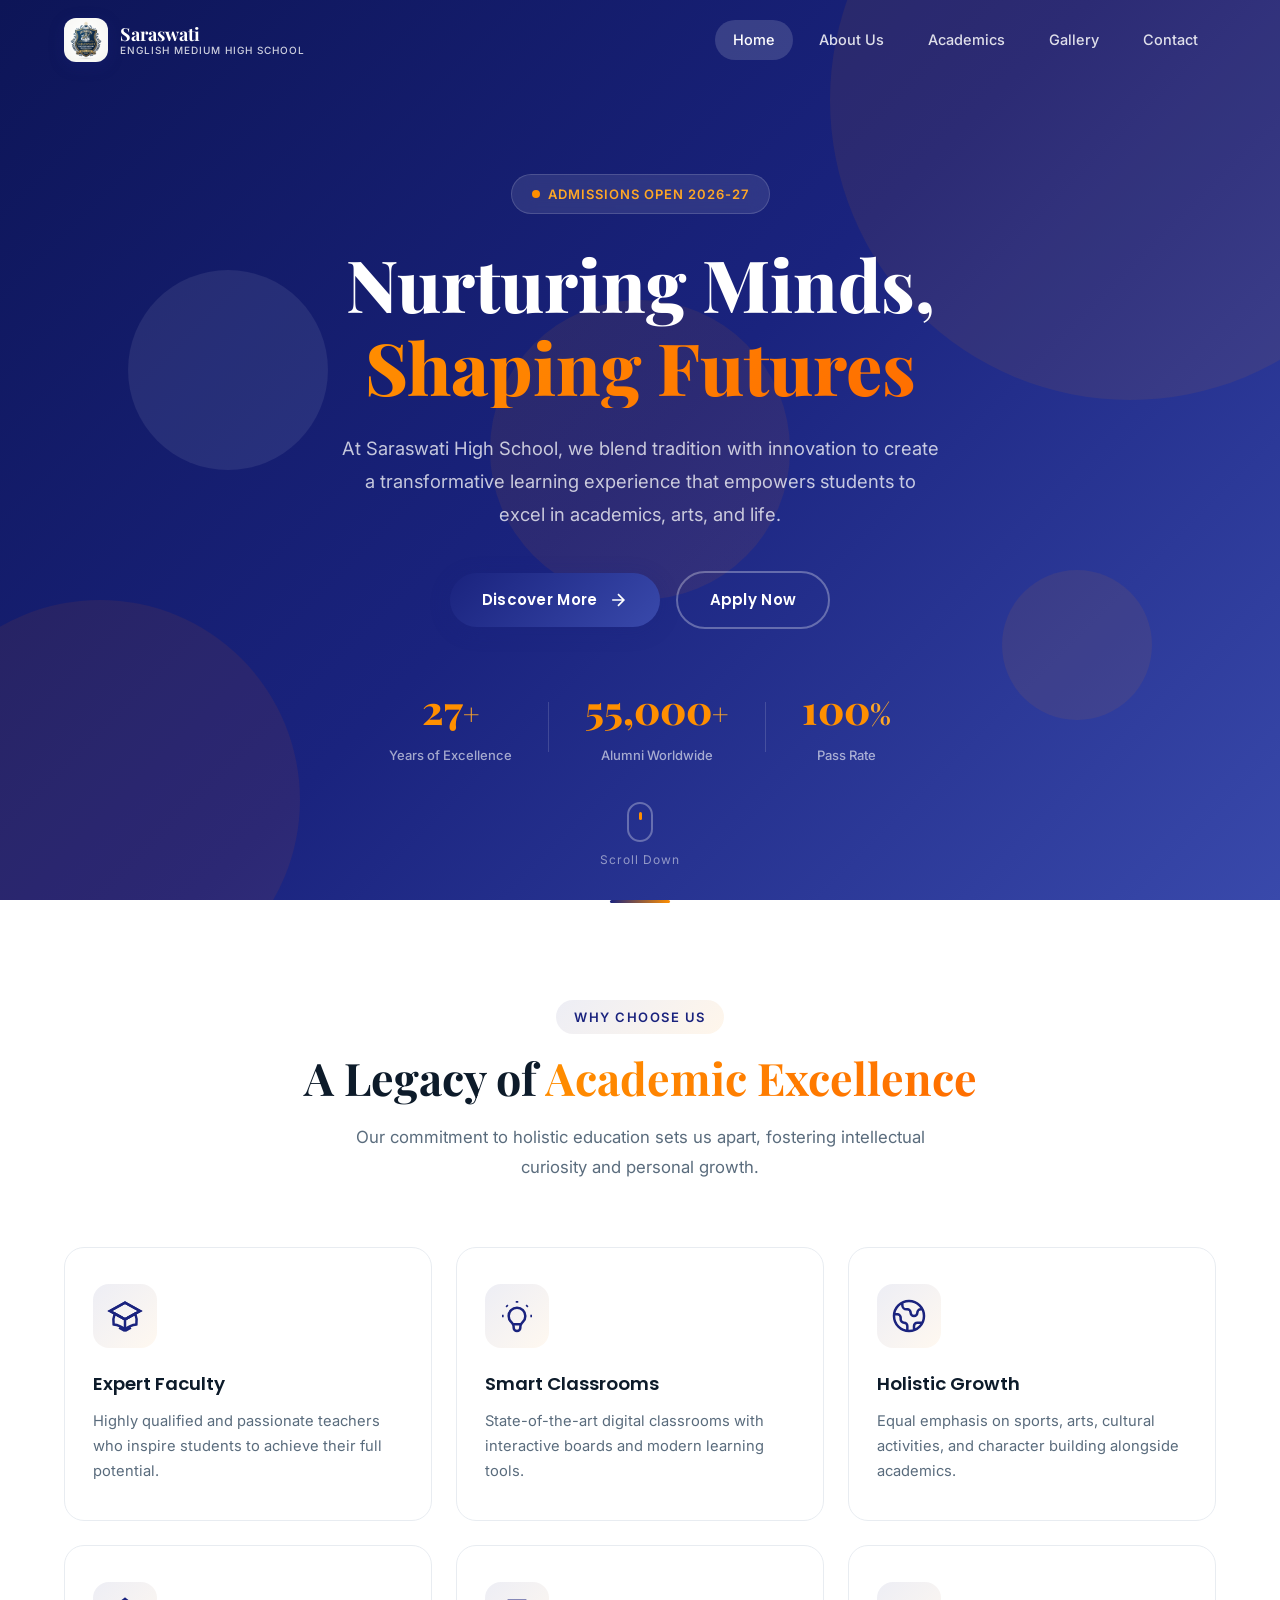
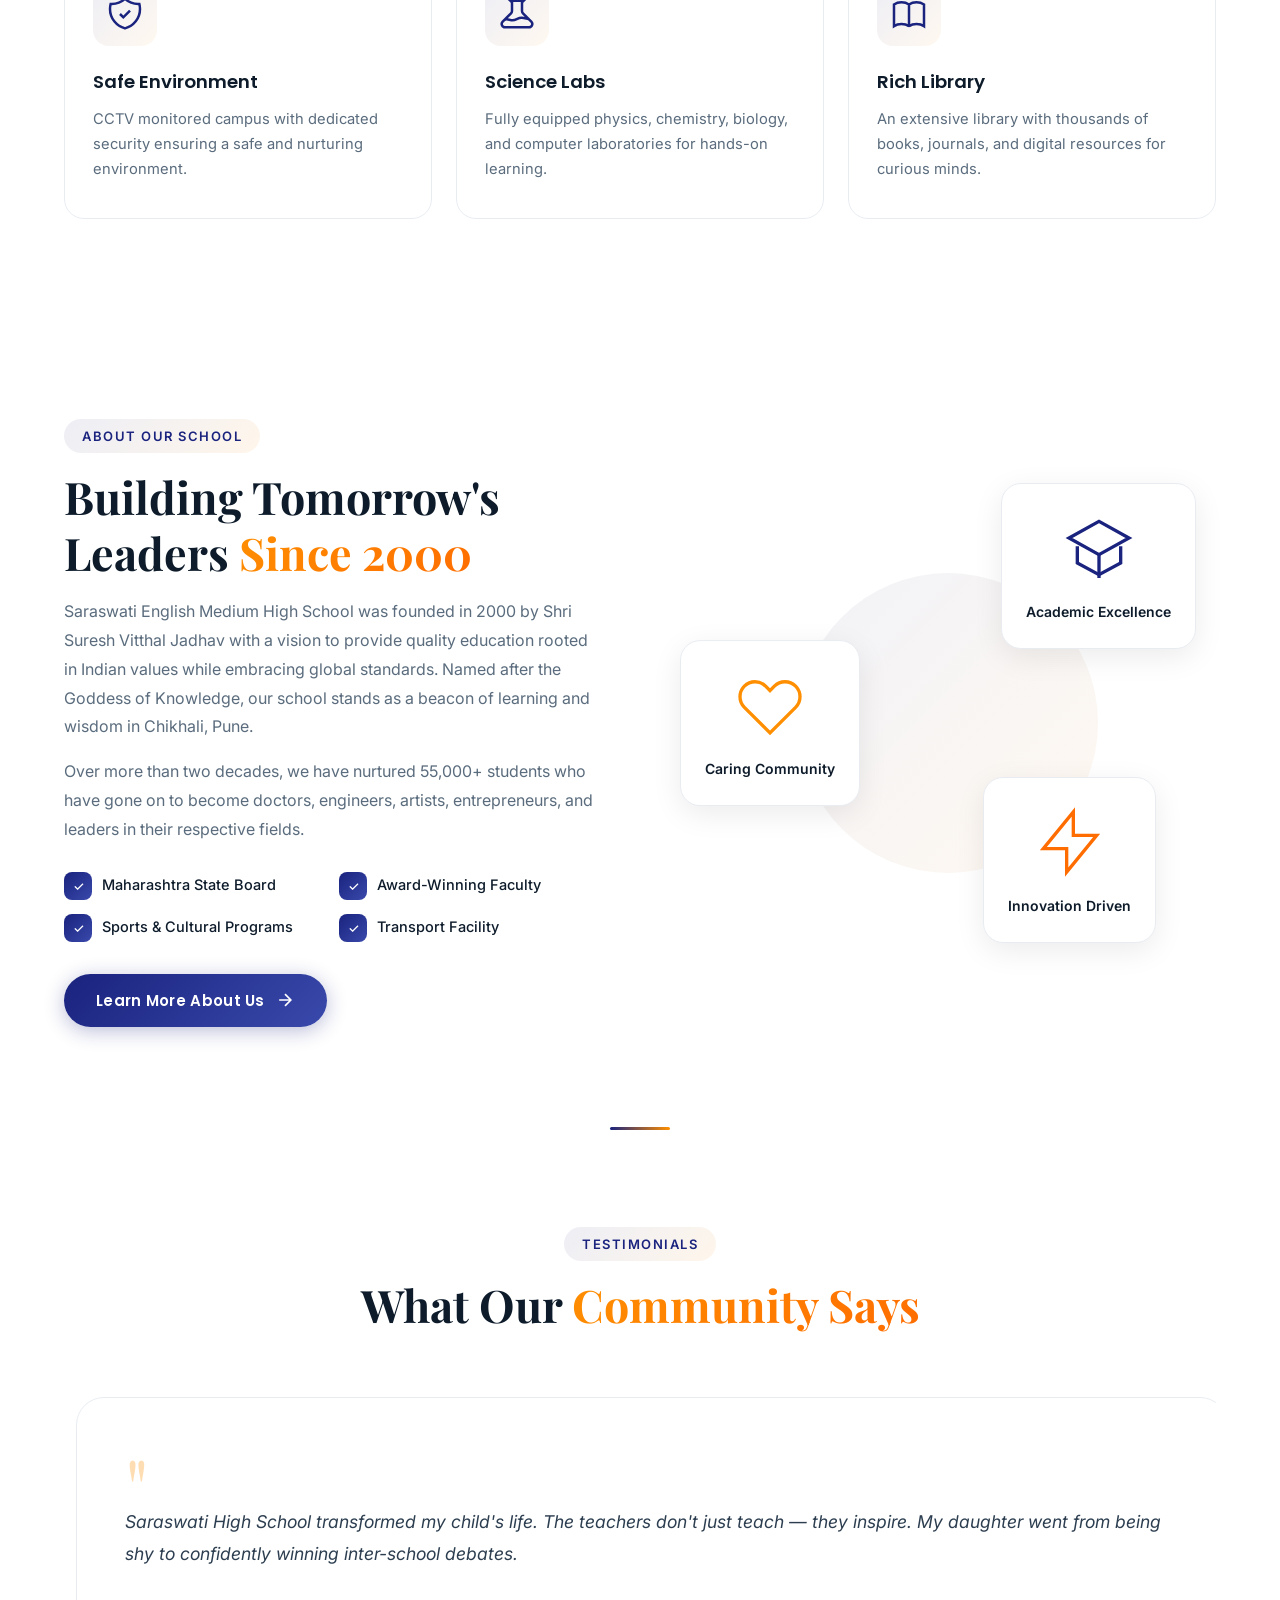
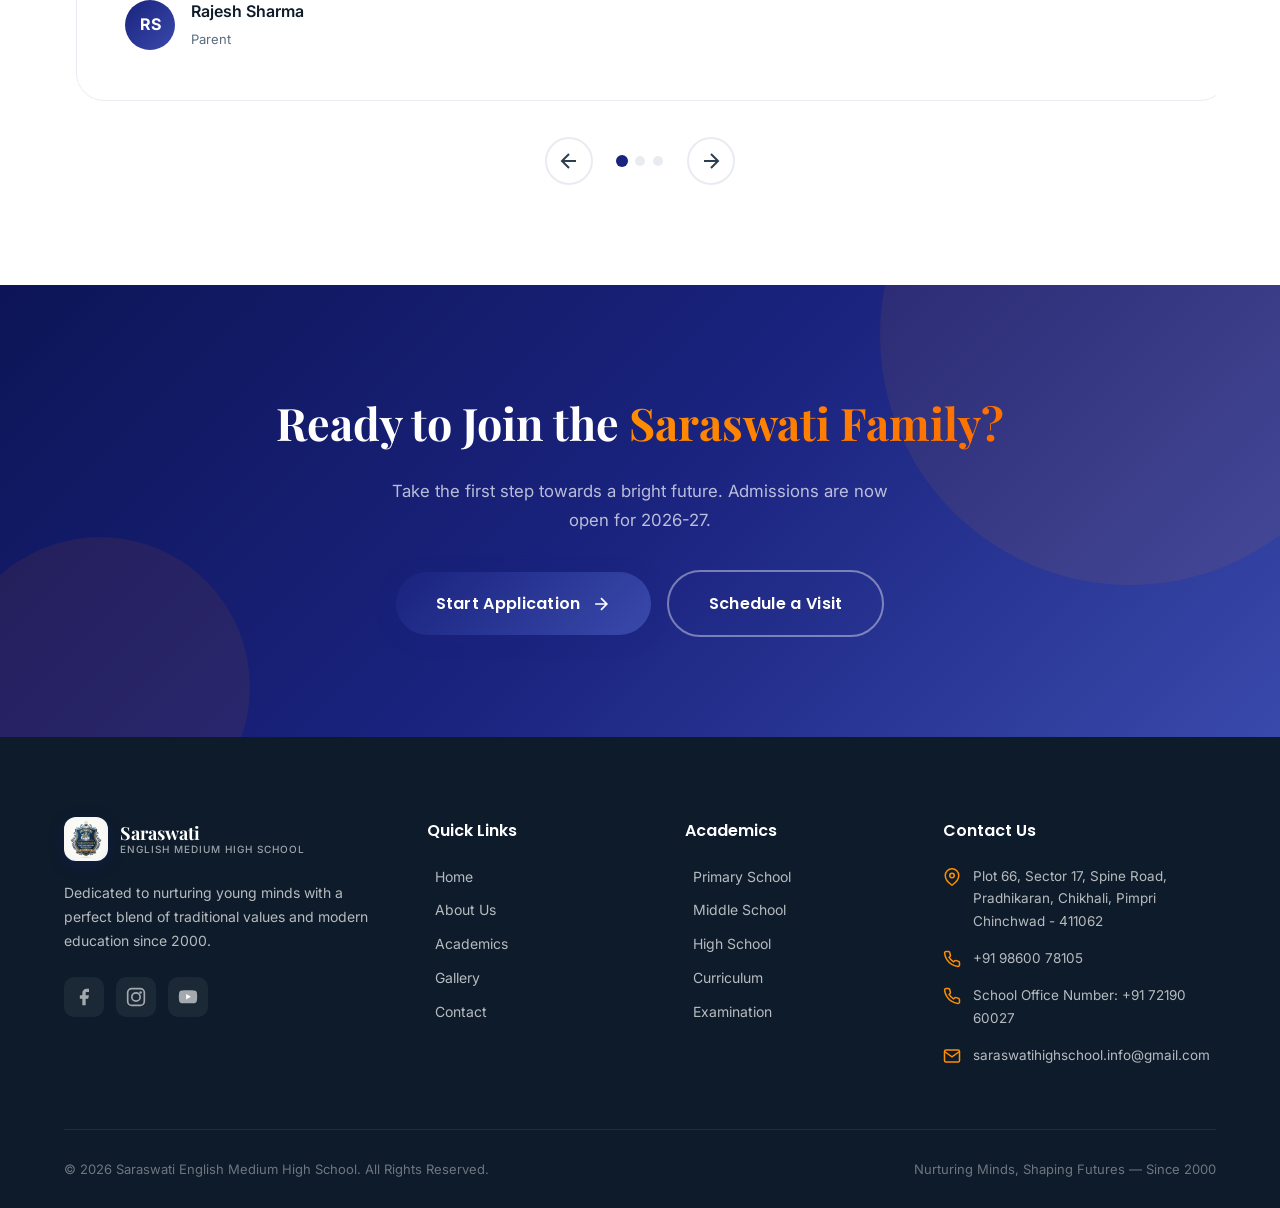
<file: index.html>
<!DOCTYPE html>
<html lang="en">
<head>
    <meta charset="UTF-8">
    <meta name="viewport" content="width=device-width, initial-scale=1.0">
    <title>Saraswati English Medium High School — Nurturing Minds, Shaping Futures</title>
    <meta name="description" content="Saraswati English Medium High School, Chikhali, Pune — A premier institution committed to academic excellence, holistic development, and nurturing future leaders since 2000.">
    <link rel="preconnect" href="https://fonts.googleapis.com">
    <link rel="preconnect" href="https://fonts.gstatic.com" crossorigin>
    <link href="https://fonts.googleapis.com/css2?family=Playfair+Display:wght@400;600;700;800&family=Inter:wght@300;400;500;600;700&family=Poppins:wght@300;400;500;600;700&display=swap" rel="stylesheet">
    <link rel="stylesheet" href="css/style.css">
    <link rel="stylesheet" href="css/animations.css">
</head>
<body>
    <!-- Page Transition Overlay -->
    <div class="page-transition">
        <div class="transition-inner">
            <div class="transition-logo">ॐ</div>
        </div>
    </div>

    <!-- Floating Particles Background -->
    <canvas id="particles-canvas"></canvas>

    <!-- Navigation -->
    <header class="navbar" id="navbar">
        <div class="nav-container">
            <a href="index.html" class="nav-logo">
                <div class="logo-icon">
                    <span class="logo-om">ॐ</span>
                </div>
                <div class="logo-text">
                    <span class="logo-title">Saraswati</span>
                    <span class="logo-subtitle">English Medium High School</span>
                </div>
            </a>
            <nav class="nav-menu" id="nav-menu">
                <a href="index.html" class="nav-link active">Home</a>
                <a href="about.html" class="nav-link">About Us</a>
                <a href="academics.html" class="nav-link">Academics</a>
                <a href="gallery.html" class="nav-link">Gallery</a>
                <a href="contact.html" class="nav-link">Contact</a>
            </nav>
            <button class="nav-toggle" id="nav-toggle" aria-label="Toggle navigation">
                <span class="hamburger-line"></span>
                <span class="hamburger-line"></span>
                <span class="hamburger-line"></span>
            </button>
        </div>
    </header>

    <!-- Hero Section -->
    <section class="hero" id="hero">
        <div class="hero-bg-shapes">
            <div class="shape shape-1"></div>
            <div class="shape shape-2"></div>
            <div class="shape shape-3"></div>
            <div class="shape shape-4"></div>
            <div class="shape shape-5"></div>
        </div>
        <div class="hero-content">
            <div class="hero-badge reveal-up">
                <span class="badge-dot"></span>
                Admissions Open 2026-27
            </div>
            <h1 class="hero-title">
                <span class="title-line reveal-up" style="--delay: 0.1s">Nurturing Minds,</span>
                <span class="title-line gradient-text reveal-up" style="--delay: 0.3s">Shaping Futures</span>
            </h1>
            <p class="hero-description reveal-up" style="--delay: 0.5s">
                At Saraswati High School, we blend tradition with innovation to create 
                a transformative learning experience that empowers students to excel in 
                academics, arts, and life.
            </p>
            <div class="hero-buttons reveal-up" style="--delay: 0.7s">
                <a href="about.html" class="btn btn-primary ripple-btn">
                    <span>Discover More</span>
                    <svg width="20" height="20" viewBox="0 0 24 24" fill="none" stroke="currentColor" stroke-width="2">
                        <path d="M5 12h14M12 5l7 7-7 7"/>
                    </svg>
                </a>
                <a href="contact.html" class="btn btn-outline ripple-btn">
                    <span>Apply Now</span>
                </a>
            </div>
            <div class="hero-stats reveal-up" style="--delay: 0.9s">
                <div class="stat-item">
                    <span class="stat-number" data-target="27">0</span><span class="stat-suffix">+</span>
                    <span class="stat-label">Years of Excellence</span>
                </div>
                <div class="stat-divider"></div>
                <div class="stat-item">
                    <span class="stat-number" data-target="55000">0</span><span class="stat-suffix">+</span>
                    <span class="stat-label">Alumni Worldwide</span>
                </div>
                <div class="stat-divider"></div>
                <div class="stat-item">
                    <span class="stat-number" data-target="100">0</span><span class="stat-suffix">%</span>
                    <span class="stat-label">Pass Rate</span>
                </div>
            </div>
        </div>
        <div class="hero-scroll-indicator">
            <div class="scroll-mouse">
                <div class="scroll-wheel"></div>
            </div>
            <span>Scroll Down</span>
        </div>
    </section>

    <!-- Features Section -->
    <section class="section features-section" id="features">
        <div class="container">
            <div class="section-header">
                <span class="section-tag reveal-up">Why Choose Us</span>
                <h2 class="section-title reveal-up">A Legacy of <span class="gradient-text">Academic Excellence</span></h2>
                <p class="section-description reveal-up">
                    Our commitment to holistic education sets us apart, fostering intellectual curiosity and personal growth.
                </p>
            </div>
            <div class="features-grid">
                <div class="feature-card reveal-up" style="--delay: 0.1s">
                    <div class="feature-icon">
                        <svg width="40" height="40" viewBox="0 0 24 24" fill="none" stroke="currentColor" stroke-width="1.5">
                            <path d="M12 14l9-5-9-5-9 5 9 5z"/>
                            <path d="M12 14l6.16-3.422a12.083 12.083 0 01.665 6.479A11.952 11.952 0 0012 20.055a11.952 11.952 0 00-6.824-2.998 12.078 12.078 0 01.665-6.479L12 14z"/>
                            <path d="M12 14l9-5-9-5-9 5 9 5zM12 14v7m0 0l-3.5-2m3.5 2l3.5-2"/>
                        </svg>
                    </div>
                    <h3 class="feature-title">Expert Faculty</h3>
                    <p class="feature-description">Highly qualified and passionate teachers who inspire students to achieve their full potential.</p>
                    <div class="feature-glow"></div>
                </div>
                <div class="feature-card reveal-up" style="--delay: 0.2s">
                    <div class="feature-icon">
                        <svg width="40" height="40" viewBox="0 0 24 24" fill="none" stroke="currentColor" stroke-width="1.5">
                            <path d="M9.663 17h4.673M12 3v1m6.364 1.636l-.707.707M21 12h-1M4 12H3m3.343-5.657l-.707-.707m2.828 9.9a5 5 0 117.072 0l-.548.547A3.374 3.374 0 0014 18.469V19a2 2 0 11-4 0v-.531c0-.895-.356-1.754-.988-2.386l-.548-.547z"/>
                        </svg>
                    </div>
                    <h3 class="feature-title">Smart Classrooms</h3>
                    <p class="feature-description">State-of-the-art digital classrooms with interactive boards and modern learning tools.</p>
                    <div class="feature-glow"></div>
                </div>
                <div class="feature-card reveal-up" style="--delay: 0.3s">
                    <div class="feature-icon">
                        <svg width="40" height="40" viewBox="0 0 24 24" fill="none" stroke="currentColor" stroke-width="1.5">
                            <path d="M3.055 11H5a2 2 0 012 2v1a2 2 0 002 2 2 2 0 012 2v2.945M8 3.935V5.5A2.5 2.5 0 0010.5 8h.5a2 2 0 012 2 2 2 0 104 0 2 2 0 012-2h1.064M15 20.488V18a2 2 0 012-2h3.064M21 12a9 9 0 11-18 0 9 9 0 0118 0z"/>
                        </svg>
                    </div>
                    <h3 class="feature-title">Holistic Growth</h3>
                    <p class="feature-description">Equal emphasis on sports, arts, cultural activities, and character building alongside academics.</p>
                    <div class="feature-glow"></div>
                </div>
                <div class="feature-card reveal-up" style="--delay: 0.4s">
                    <div class="feature-icon">
                        <svg width="40" height="40" viewBox="0 0 24 24" fill="none" stroke="currentColor" stroke-width="1.5">
                            <path d="M9 12l2 2 4-4m5.618-4.016A11.955 11.955 0 0112 2.944a11.955 11.955 0 01-8.618 3.04A12.02 12.02 0 003 9c0 5.591 3.824 10.29 9 11.622 5.176-1.332 9-6.03 9-11.622 0-1.042-.133-2.052-.382-3.016z"/>
                        </svg>
                    </div>
                    <h3 class="feature-title">Safe Environment</h3>
                    <p class="feature-description">CCTV monitored campus with dedicated security ensuring a safe and nurturing environment.</p>
                    <div class="feature-glow"></div>
                </div>
                <div class="feature-card reveal-up" style="--delay: 0.5s">
                    <div class="feature-icon">
                        <svg width="40" height="40" viewBox="0 0 24 24" fill="none" stroke="currentColor" stroke-width="1.5">
                            <path d="M19.428 15.428a2 2 0 00-1.022-.547l-2.387-.477a6 6 0 00-3.86.517l-.318.158a6 6 0 01-3.86.517L6.05 15.21a2 2 0 00-1.806.547M8 4h8l-1 1v5.172a2 2 0 00.586 1.414l5 5c1.26 1.26.367 3.414-1.415 3.414H4.828c-1.782 0-2.674-2.154-1.414-3.414l5-5A2 2 0 009 10.172V5L8 4z"/>
                        </svg>
                    </div>
                    <h3 class="feature-title">Science Labs</h3>
                    <p class="feature-description">Fully equipped physics, chemistry, biology, and computer laboratories for hands-on learning.</p>
                    <div class="feature-glow"></div>
                </div>
                <div class="feature-card reveal-up" style="--delay: 0.6s">
                    <div class="feature-icon">
                        <svg width="40" height="40" viewBox="0 0 24 24" fill="none" stroke="currentColor" stroke-width="1.5">
                            <path d="M12 6.253v13m0-13C10.832 5.477 9.246 5 7.5 5S4.168 5.477 3 6.253v13C4.168 18.477 5.754 18 7.5 18s3.332.477 4.5 1.253m0-13C13.168 5.477 14.754 5 16.5 5c1.747 0 3.332.477 4.5 1.253v13C19.832 18.477 18.247 18 16.5 18c-1.746 0-3.332.477-4.5 1.253"/>
                        </svg>
                    </div>
                    <h3 class="feature-title">Rich Library</h3>
                    <p class="feature-description">An extensive library with thousands of books, journals, and digital resources for curious minds.</p>
                    <div class="feature-glow"></div>
                </div>
            </div>
        </div>
    </section>

    <!-- About Preview Section -->
    <section class="section about-preview-section">
        <div class="container">
            <div class="about-preview-grid">
                <div class="about-preview-content">
                    <span class="section-tag reveal-left">About Our School</span>
                    <h2 class="section-title reveal-left" style="--delay: 0.1s">
                        Building Tomorrow's Leaders <span class="gradient-text">Since 2000</span>
                    </h2>
                    <p class="about-text reveal-left" style="--delay: 0.2s">
                        Saraswati English Medium High School was founded in 2000 by Shri Suresh Vitthal Jadhav 
                        with a vision to provide quality education rooted in Indian values while embracing 
                        global standards. Named after the Goddess of Knowledge, our school stands as a 
                        beacon of learning and wisdom in Chikhali, Pune.
                    </p>
                    <p class="about-text reveal-left" style="--delay: 0.3s">
                        Over more than two decades, we have nurtured 55,000+ students who have gone on 
                        to become doctors, engineers, artists, entrepreneurs, and leaders in their 
                        respective fields.
                    </p>
                    <div class="about-highlights reveal-left" style="--delay: 0.4s">
                        <div class="highlight-item">
                            <div class="highlight-icon">✓</div>
                            <span>Maharashtra State Board</span>
                        </div>
                        <div class="highlight-item">
                            <div class="highlight-icon">✓</div>
                            <span>Award-Winning Faculty</span>
                        </div>
                        <div class="highlight-item">
                            <div class="highlight-icon">✓</div>
                            <span>Sports & Cultural Programs</span>
                        </div>
                        <div class="highlight-item">
                            <div class="highlight-icon">✓</div>
                            <span>Transport Facility</span>
                        </div>
                    </div>
                    <a href="about.html" class="btn btn-primary ripple-btn reveal-left" style="--delay: 0.5s">
                        <span>Learn More About Us</span>
                        <svg width="20" height="20" viewBox="0 0 24 24" fill="none" stroke="currentColor" stroke-width="2">
                            <path d="M5 12h14M12 5l7 7-7 7"/>
                        </svg>
                    </a>
                </div>
                <div class="about-preview-visual reveal-right">
                    <div class="visual-card card-1">
                        <div class="visual-card-inner">
                            <svg width="80" height="80" viewBox="0 0 24 24" fill="none" stroke="var(--primary)" stroke-width="1">
                                <path d="M12 14l9-5-9-5-9 5 9 5z"/>
                                <path d="M12 14v7"/>
                                <path d="M5.5 11.5v5l6.5 3.5 6.5-3.5v-5"/>
                            </svg>
                            <span>Academic Excellence</span>
                        </div>
                    </div>
                    <div class="visual-card card-2">
                        <div class="visual-card-inner">
                            <svg width="80" height="80" viewBox="0 0 24 24" fill="none" stroke="var(--gold)" stroke-width="1">
                                <path d="M4.318 6.318a4.5 4.5 0 000 6.364L12 20.364l7.682-7.682a4.5 4.5 0 00-6.364-6.364L12 7.636l-1.318-1.318a4.5 4.5 0 00-6.364 0z"/>
                            </svg>
                            <span>Caring Community</span>
                        </div>
                    </div>
                    <div class="visual-card card-3">
                        <div class="visual-card-inner">
                            <svg width="80" height="80" viewBox="0 0 24 24" fill="none" stroke="var(--accent)" stroke-width="1">
                                <path d="M13 10V3L4 14h7v7l9-11h-7z"/>
                            </svg>
                            <span>Innovation Driven</span>
                        </div>
                    </div>
                    <div class="visual-bg-circle"></div>
                </div>
            </div>
        </div>
    </section>

    <!-- Testimonials Section -->
    <section class="section testimonials-section">
        <div class="container">
            <div class="section-header">
                <span class="section-tag reveal-up">Testimonials</span>
                <h2 class="section-title reveal-up">What Our <span class="gradient-text">Community Says</span></h2>
            </div>
            <div class="testimonials-slider reveal-up" style="--delay: 0.2s">
                <div class="testimonials-track" id="testimonials-track">
                    <div class="testimonial-card">
                        <div class="testimonial-quote">"</div>
                        <p class="testimonial-text">Saraswati High School transformed my child's life. The teachers don't just teach — they inspire. My daughter went from being shy to confidently winning inter-school debates.</p>
                        <div class="testimonial-author">
                            <div class="author-avatar">RS</div>
                            <div class="author-info">
                                <strong>Rajesh Sharma</strong>
                                <span>Parent</span>
                            </div>
                        </div>
                    </div>
                    <div class="testimonial-card">
                        <div class="testimonial-quote">"</div>
                        <p class="testimonial-text">The foundation I built at Saraswati High School helped me excel at IIT. The values, discipline, and love for learning that were instilled here remain with me to this day.</p>
                        <div class="testimonial-author">
                            <div class="author-avatar">PK</div>
                            <div class="author-info">
                                <strong>Priya Kulkarni</strong>
                                <span>Alumni, Batch of 2018</span>
                            </div>
                        </div>
                    </div>
                    <div class="testimonial-card">
                        <div class="testimonial-quote">"</div>
                        <p class="testimonial-text">As a teacher here for 15 years, I can proudly say this school truly cares about every student. The management supports innovative teaching methods wholeheartedly.</p>
                        <div class="testimonial-author">
                            <div class="author-avatar">AM</div>
                            <div class="author-info">
                                <strong>Anjali Mehta</strong>
                                <span>Senior Faculty</span>
                            </div>
                        </div>
                    </div>
                </div>
                <div class="testimonials-nav">
                    <button class="testimonial-btn prev" aria-label="Previous testimonial" id="test-prev">
                        <svg width="24" height="24" viewBox="0 0 24 24" fill="none" stroke="currentColor" stroke-width="2">
                            <path d="M19 12H5M12 19l-7-7 7-7"/>
                        </svg>
                    </button>
                    <div class="testimonial-dots" id="testimonial-dots">
                        <span class="dot active"></span>
                        <span class="dot"></span>
                        <span class="dot"></span>
                    </div>
                    <button class="testimonial-btn next" aria-label="Next testimonial" id="test-next">
                        <svg width="24" height="24" viewBox="0 0 24 24" fill="none" stroke="currentColor" stroke-width="2">
                            <path d="M5 12h14M12 5l7 7-7 7"/>
                        </svg>
                    </button>
                </div>
            </div>
        </div>
    </section>

    <!-- CTA Section -->
    <section class="section cta-section">
        <div class="cta-bg-shapes">
            <div class="cta-shape cta-shape-1"></div>
            <div class="cta-shape cta-shape-2"></div>
        </div>
        <div class="container">
            <div class="cta-content">
                <h2 class="cta-title reveal-up">Ready to Join the <span class="gradient-text">Saraswati Family?</span></h2>
                <p class="cta-description reveal-up" style="--delay: 0.1s">
                    Take the first step towards a bright future. Admissions are now open for 2026-27.
                </p>
                <div class="cta-buttons reveal-up" style="--delay: 0.2s">
                    <a href="contact.html" class="btn btn-primary btn-large ripple-btn">
                        <span>Start Application</span>
                        <svg width="20" height="20" viewBox="0 0 24 24" fill="none" stroke="currentColor" stroke-width="2">
                            <path d="M5 12h14M12 5l7 7-7 7"/>
                        </svg>
                    </a>
                    <a href="contact.html" class="btn btn-outline-light btn-large ripple-btn">
                        <span>Schedule a Visit</span>
                    </a>
                </div>
            </div>
        </div>
    </section>

    <!-- Footer -->
    <footer class="footer">
        <div class="container">
            <div class="footer-grid">
                <div class="footer-brand">
                    <a href="index.html" class="footer-logo">
                        <div class="logo-icon">
                            <span class="logo-om">ॐ</span>
                        </div>
                        <div class="logo-text">
                            <span class="logo-title">Saraswati</span>
                            <span class="logo-subtitle">English Medium High School</span>
                        </div>
                    </a>
                    <p class="footer-about">Dedicated to nurturing young minds with a perfect blend of traditional values and modern education since 2000.</p>
                    <div class="footer-social">
                        <a href="#" class="social-link" aria-label="Facebook">
                            <svg width="20" height="20" viewBox="0 0 24 24" fill="currentColor"><path d="M18 2h-3a5 5 0 00-5 5v3H7v4h3v8h4v-8h3l1-4h-4V7a1 1 0 011-1h3z"/></svg>
                        </a>
                        <a href="#" class="social-link" aria-label="Instagram">
                            <svg width="20" height="20" viewBox="0 0 24 24" fill="none" stroke="currentColor" stroke-width="2"><rect x="2" y="2" width="20" height="20" rx="5"/><circle cx="12" cy="12" r="5"/><circle cx="17.5" cy="6.5" r="1.5" fill="currentColor" stroke="none"/></svg>
                        </a>
                        <a href="#" class="social-link" aria-label="YouTube">
                            <svg width="20" height="20" viewBox="0 0 24 24" fill="currentColor"><path d="M22.54 6.42a2.78 2.78 0 00-1.94-2C18.88 4 12 4 12 4s-6.88 0-8.6.46a2.78 2.78 0 00-1.94 2A29 29 0 001 11.75a29 29 0 00.46 5.33A2.78 2.78 0 003.4 19.1c1.72.46 8.6.46 8.6.46s6.88 0 8.6-.46a2.78 2.78 0 001.94-2 29 29 0 00.46-5.25 29 29 0 00-.46-5.43z"/><polygon points="9.75,15.02 15.5,11.75 9.75,8.48" fill="#fff"/></svg>
                        </a>
                    </div>
                </div>
                <div class="footer-links">
                    <h4>Quick Links</h4>
                    <ul>
                        <li><a href="index.html">Home</a></li>
                        <li><a href="about.html">About Us</a></li>
                        <li><a href="academics.html">Academics</a></li>
                        <li><a href="gallery.html">Gallery</a></li>
                        <li><a href="contact.html">Contact</a></li>
                    </ul>
                </div>
                <div class="footer-links">
                    <h4>Academics</h4>
                    <ul>
                        <li><a href="academics.html">Primary School</a></li>
                        <li><a href="academics.html">Middle School</a></li>
                        <li><a href="academics.html">High School</a></li>
                        <li><a href="academics.html">Curriculum</a></li>
                        <li><a href="academics.html">Examination</a></li>
                    </ul>
                </div>
                <div class="footer-contact">
                    <h4>Contact Us</h4>
                    <div class="contact-item">
                        <svg width="18" height="18" viewBox="0 0 24 24" fill="none" stroke="currentColor" stroke-width="2"><path d="M21 10c0 7-9 13-9 13s-9-6-9-13a9 9 0 0118 0z"/><circle cx="12" cy="10" r="3"/></svg>
                        <span><a href="https://maps.app.goo.gl/fmohx5jriUK9AqGj9?g_st=iw" target="_blank" rel="noopener noreferrer" aria-label="Open school address in Google Maps" title="Open in Google Maps">Plot 66, Sector 17, Spine Road, Pradhikaran, Chikhali, Pimpri Chinchwad - 411062</a></span>
                    </div>
                    <div class="contact-item">
                        <svg width="18" height="18" viewBox="0 0 24 24" fill="none" stroke="currentColor" stroke-width="2"><path d="M22 16.92v3a2 2 0 01-2.18 2 19.79 19.79 0 01-8.63-3.07 19.5 19.5 0 01-6-6 19.79 19.79 0 01-3.07-8.67A2 2 0 014.11 2h3a2 2 0 012 1.72 12.84 12.84 0 00.7 2.81 2 2 0 01-.45 2.11L8.09 9.91a16 16 0 006 6l1.27-1.27a2 2 0 012.11-.45 12.84 12.84 0 002.81.7A2 2 0 0122 16.92z"/></svg>
                        <span>+91 98600 78105</span>
                    </div>
                    <div class="contact-item">
                        <svg width="18" height="18" viewBox="0 0 24 24" fill="none" stroke="currentColor" stroke-width="2"><path d="M22 16.92v3a2 2 0 01-2.18 2 19.79 19.79 0 01-8.63-3.07 19.5 19.5 0 01-6-6 19.79 19.79 0 01-3.07-8.67A2 2 0 014.11 2h3a2 2 0 012 1.72 12.84 12.84 0 00.7 2.81 2 2 0 01-.45 2.11L8.09 9.91a16 16 0 006 6l1.27-1.27a2 2 0 012.11-.45 12.84 12.84 0 002.81.7A2 2 0 0122 16.92z"/></svg>
                        <span>School Office Number: <a href="tel:+917219060027">+91 72190 60027</a></span>
                    </div>
                    <div class="contact-item">
                        <svg width="18" height="18" viewBox="0 0 24 24" fill="none" stroke="currentColor" stroke-width="2"><path d="M4 4h16c1.1 0 2 .9 2 2v12c0 1.1-.9 2-2 2H4c-1.1 0-2-.9-2-2V6c0-1.1.9-2 2-2z"/><polyline points="22,6 12,13 2,6"/></svg>
                        <span>saraswatihighschool.info@gmail.com</span>
                    </div>
                </div>
            </div>
            <div class="footer-bottom">
                <p>&copy; 2026 Saraswati English Medium High School. All Rights Reserved.</p>
                <p>Nurturing Minds, Shaping Futures — Since 2000</p>
            </div>
        </div>
    </footer>

    <!-- Back to Top Button -->
    <button class="back-to-top" id="back-to-top" aria-label="Back to top">
        <svg width="24" height="24" viewBox="0 0 24 24" fill="none" stroke="currentColor" stroke-width="2">
            <path d="M18 15l-6-6-6 6"/>
        </svg>
    </button>

    <script src="js/main.js"></script>
</body>
</html>
</file>
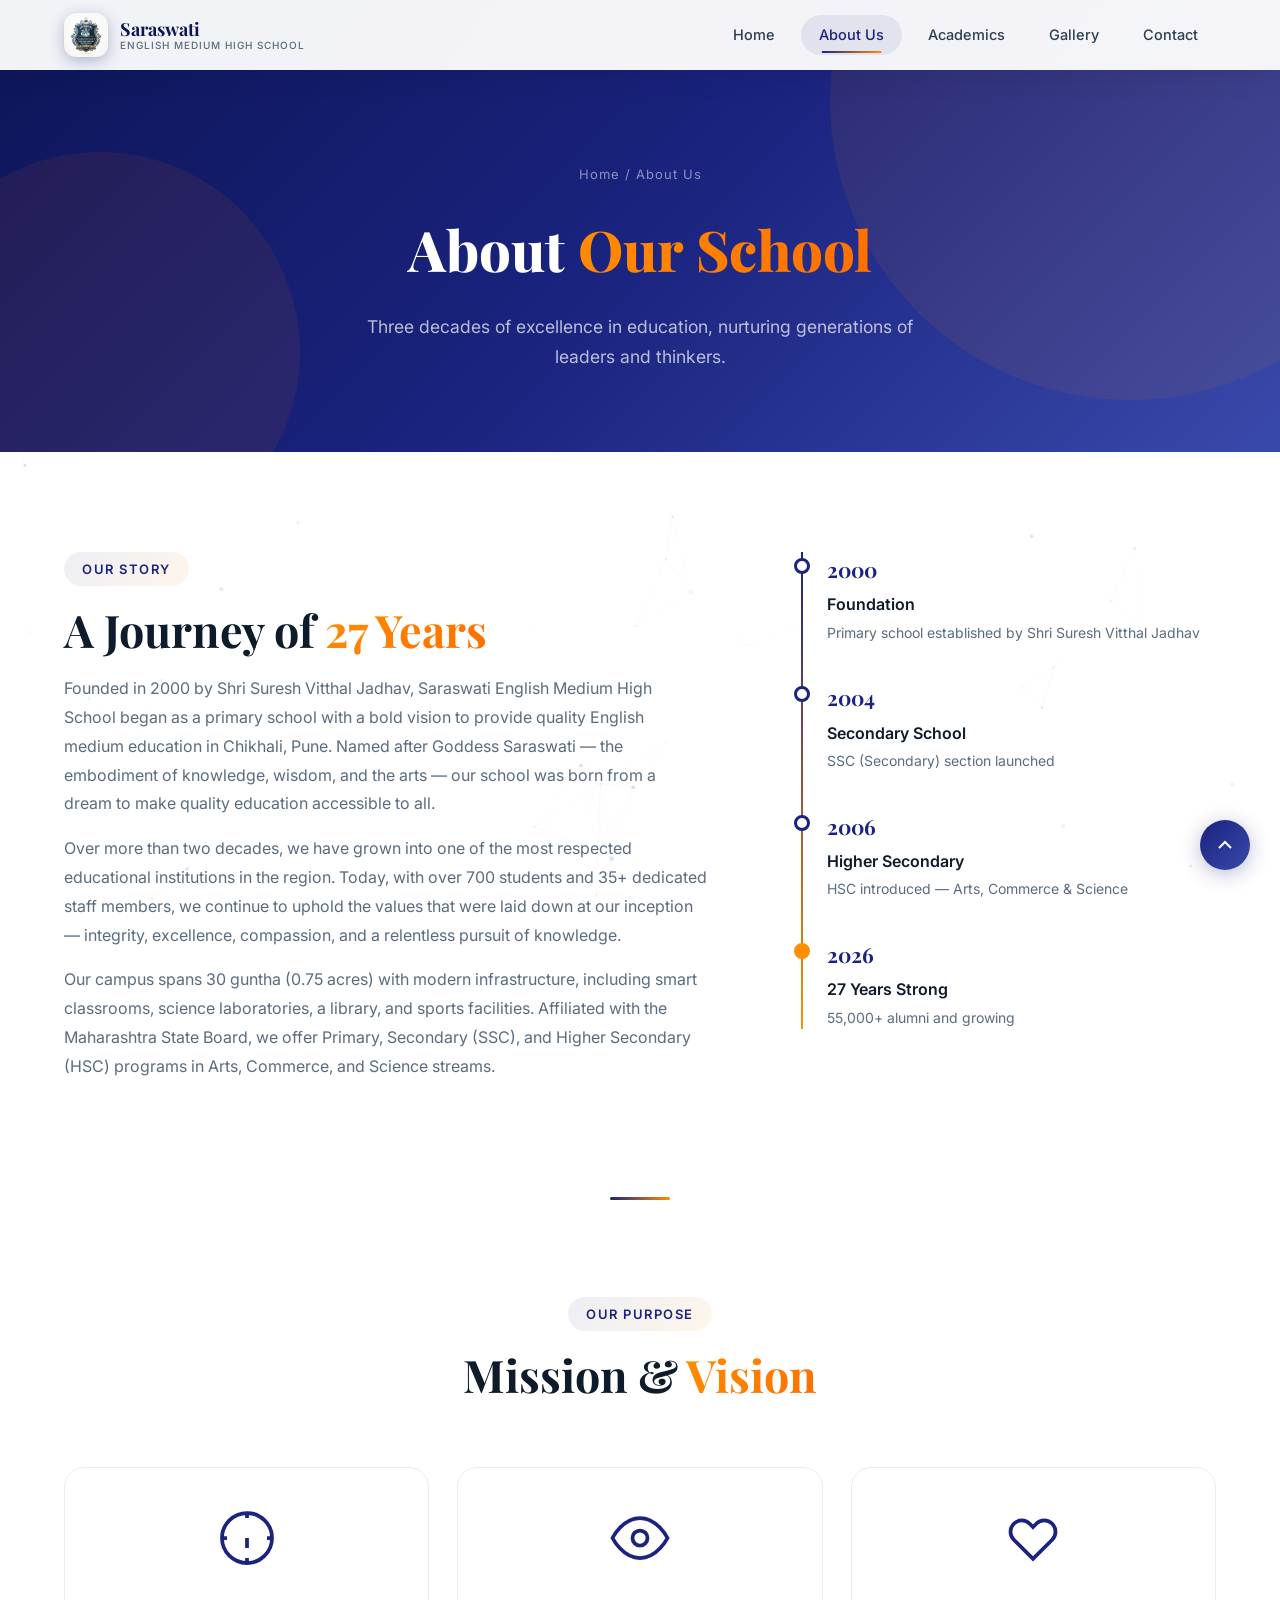
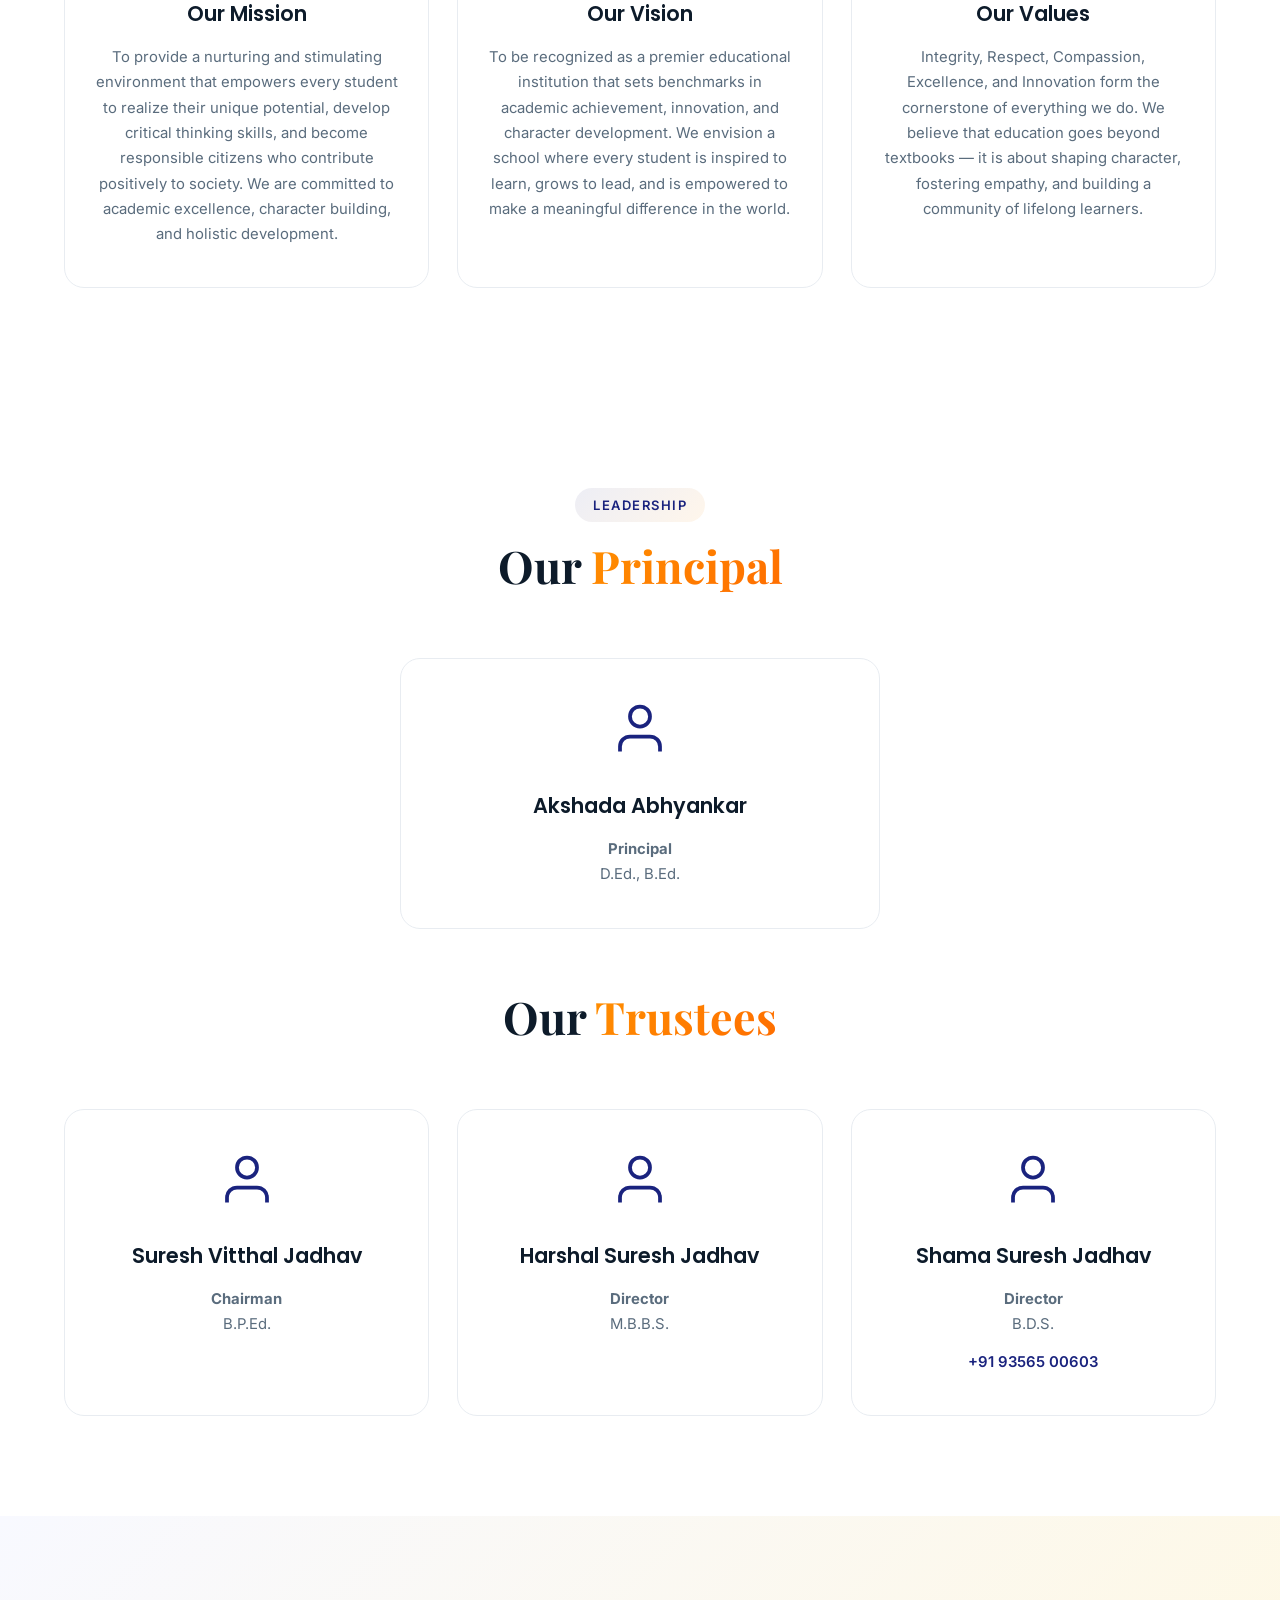
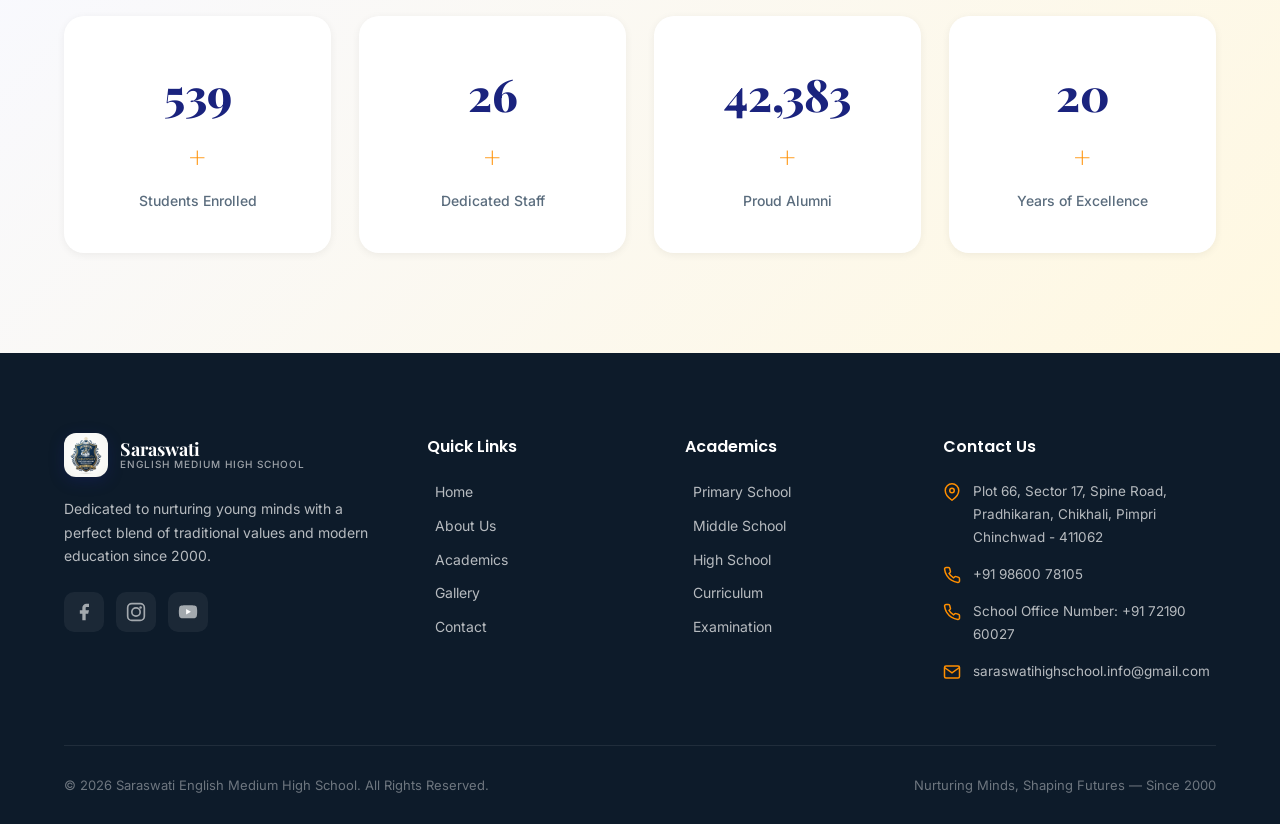
<file: about.html>
<!DOCTYPE html>
<html lang="en">
<head>
    <meta charset="UTF-8">
    <meta name="viewport" content="width=device-width, initial-scale=1.0">
    <title>About Us — Saraswati English Medium High School</title>
    <meta name="description" content="Learn about Saraswati English Medium High School's rich history, mission, vision, and dedicated team of educators in Chikhali, Pune.">
    <link rel="preconnect" href="https://fonts.googleapis.com">
    <link rel="preconnect" href="https://fonts.gstatic.com" crossorigin>
    <link href="https://fonts.googleapis.com/css2?family=Playfair+Display:wght@400;600;700;800&family=Inter:wght@300;400;500;600;700&family=Poppins:wght@300;400;500;600;700&display=swap" rel="stylesheet">
    <link rel="stylesheet" href="css/style.css">
    <link rel="stylesheet" href="css/animations.css">
</head>
<body>
    <!-- Page Transition Overlay -->
    <div class="page-transition">
        <div class="transition-inner">
            <div class="transition-logo">ॐ</div>
        </div>
    </div>

    <canvas id="particles-canvas"></canvas>

    <!-- Navigation -->
    <header class="navbar" id="navbar">
        <div class="nav-container">
            <a href="index.html" class="nav-logo">
                <div class="logo-icon"><span class="logo-om">ॐ</span></div>
                <div class="logo-text">
                    <span class="logo-title">Saraswati</span>
                    <span class="logo-subtitle">English Medium High School</span>
                </div>
            </a>
            <nav class="nav-menu" id="nav-menu">
                <a href="index.html" class="nav-link">Home</a>
                <a href="about.html" class="nav-link active">About Us</a>
                <a href="academics.html" class="nav-link">Academics</a>
                <a href="gallery.html" class="nav-link">Gallery</a>
                <a href="contact.html" class="nav-link">Contact</a>
            </nav>
            <button class="nav-toggle" id="nav-toggle" aria-label="Toggle navigation">
                <span class="hamburger-line"></span>
                <span class="hamburger-line"></span>
                <span class="hamburger-line"></span>
            </button>
        </div>
    </header>

    <!-- Page Hero -->
    <section class="page-hero">
        <div class="page-hero-bg">
            <div class="shape shape-1"></div>
            <div class="shape shape-2"></div>
        </div>
        <div class="container">
            <div class="page-hero-content">
                <span class="page-breadcrumb reveal-up">Home / About Us</span>
                <h1 class="page-hero-title reveal-up" style="--delay: 0.1s">About <span class="gradient-text">Our School</span></h1>
                <p class="page-hero-description reveal-up" style="--delay: 0.2s">Three decades of excellence in education, nurturing generations of leaders and thinkers.</p>
            </div>
        </div>
    </section>

    <!-- Our Story -->
    <section class="section">
        <div class="container">
            <div class="story-grid">
                <div class="story-content">
                    <span class="section-tag reveal-left">Our Story</span>
                    <h2 class="section-title reveal-left" style="--delay: 0.1s">A Journey of <span class="gradient-text">27 Years</span></h2>
                    <p class="story-text reveal-left" style="--delay: 0.2s">
                        Founded in 2000 by Shri Suresh Vitthal Jadhav, Saraswati English Medium High School 
                        began as a primary school with a bold vision to provide quality English medium education 
                        in Chikhali, Pune. Named after Goddess Saraswati — the embodiment of knowledge, 
                        wisdom, and the arts — our school was born from a dream to make quality education 
                        accessible to all.
                    </p>
                    <p class="story-text reveal-left" style="--delay: 0.3s">
                        Over more than two decades, we have grown into one of the most respected educational 
                        institutions in the region. Today, with over 700 students and 35+ dedicated staff 
                        members, we continue to uphold the values that were laid down at our inception — 
                        integrity, excellence, compassion, and a relentless pursuit of knowledge.
                    </p>
                    <p class="story-text reveal-left" style="--delay: 0.4s">
                        Our campus spans 30 guntha (0.75 acres) with modern infrastructure, including 
                        smart classrooms, science laboratories, a library, and sports facilities. Affiliated 
                        with the Maharashtra State Board, we offer Primary, Secondary (SSC), and Higher 
                        Secondary (HSC) programs in Arts, Commerce, and Science streams.
                    </p>
                </div>
                <div class="story-timeline reveal-right">
                    <div class="timeline">
                        <div class="timeline-item">
                            <div class="timeline-year">2000</div>
                            <div class="timeline-content">
                                <h4>Foundation</h4>
                                <p>Primary school established by Shri Suresh Vitthal Jadhav</p>
                            </div>
                        </div>
                        <div class="timeline-item">
                            <div class="timeline-year">2004</div>
                            <div class="timeline-content">
                                <h4>Secondary School</h4>
                                <p>SSC (Secondary) section launched</p>
                            </div>
                        </div>
                        <div class="timeline-item">
                            <div class="timeline-year">2006</div>
                            <div class="timeline-content">
                                <h4>Higher Secondary</h4>
                                <p>HSC introduced — Arts, Commerce & Science</p>
                            </div>
                        </div>
                        <div class="timeline-item">
                            <div class="timeline-year">2026</div>
                            <div class="timeline-content">
                                <h4>27 Years Strong</h4>
                                <p>55,000+ alumni and growing</p>
                            </div>
                        </div>
                    </div>
                </div>
            </div>
        </div>
    </section>

    <!-- Mission & Vision -->
    <section class="section mission-vision-section">
        <div class="container">
            <div class="section-header">
                <span class="section-tag reveal-up">Our Purpose</span>
                <h2 class="section-title reveal-up">Mission & <span class="gradient-text">Vision</span></h2>
            </div>
            <div class="mv-grid">
                <div class="mv-card reveal-up" style="--delay: 0.1s">
                    <div class="mv-icon">
                        <svg width="60" height="60" viewBox="0 0 24 24" fill="none" stroke="currentColor" stroke-width="1.5">
                            <circle cx="12" cy="12" r="10"/>
                            <path d="M12 16v-4M12 8h.01"/>
                            <path d="M12 2v2M12 20v2M2 12h2M20 12h2"/>
                        </svg>
                    </div>
                    <h3>Our Mission</h3>
                    <p>To provide a nurturing and stimulating environment that empowers every student to realize their unique potential, develop critical thinking skills, and become responsible citizens who contribute positively to society. We are committed to academic excellence, character building, and holistic development.</p>
                </div>
                <div class="mv-card reveal-up" style="--delay: 0.3s">
                    <div class="mv-icon">
                        <svg width="60" height="60" viewBox="0 0 24 24" fill="none" stroke="currentColor" stroke-width="1.5">
                            <path d="M1 12s4-8 11-8 11 8 11 8-4 8-11 8-11-8-11-8z"/>
                            <circle cx="12" cy="12" r="3"/>
                        </svg>
                    </div>
                    <h3>Our Vision</h3>
                    <p>To be recognized as a premier educational institution that sets benchmarks in academic achievement, innovation, and character development. We envision a school where every student is inspired to learn, grows to lead, and is empowered to make a meaningful difference in the world.</p>
                </div>
                <div class="mv-card reveal-up" style="--delay: 0.5s">
                    <div class="mv-icon">
                        <svg width="60" height="60" viewBox="0 0 24 24" fill="none" stroke="currentColor" stroke-width="1.5">
                            <path d="M4.318 6.318a4.5 4.5 0 000 6.364L12 20.364l7.682-7.682a4.5 4.5 0 00-6.364-6.364L12 7.636l-1.318-1.318a4.5 4.5 0 00-6.364 0z"/>
                        </svg>
                    </div>
                    <h3>Our Values</h3>
                    <p>Integrity, Respect, Compassion, Excellence, and Innovation form the cornerstone of everything we do. We believe that education goes beyond textbooks — it is about shaping character, fostering empathy, and building a community of lifelong learners.</p>
                </div>
            </div>
        </div>
    </section>

    <!-- Trustees Section -->
    <section class="section principal-section">
        <div class="container">
            <div class="section-header">
                <span class="section-tag reveal-up">Leadership</span>
                <h2 class="section-title reveal-up">Our <span class="gradient-text">Principal</span></h2>
            </div>
            <div class="mv-grid" style="grid-template-columns: minmax(280px, 480px); justify-content: center;">
                <div class="mv-card reveal-up" style="--delay: 0.1s">
                    <div class="mv-icon">
                        <svg width="60" height="60" viewBox="0 0 24 24" fill="none" stroke="currentColor" stroke-width="1.5">
                            <path d="M20 21v-2a4 4 0 00-4-4H8a4 4 0 00-4 4v2"/>
                            <circle cx="12" cy="7" r="4"/>
                        </svg>
                    </div>
                    <h3>Akshada Abhyankar</h3>
                    <p><strong>Principal</strong><br>D.Ed., B.Ed.</p>
                </div>
            </div>

            <div class="section-header" style="margin-top: 60px;">
                <h2 class="section-title reveal-up">Our <span class="gradient-text">Trustees</span></h2>
            </div>
            <div class="mv-grid">
                <div class="mv-card reveal-up" style="--delay: 0.1s">
                    <div class="mv-icon">
                        <svg width="60" height="60" viewBox="0 0 24 24" fill="none" stroke="currentColor" stroke-width="1.5">
                            <path d="M20 21v-2a4 4 0 00-4-4H8a4 4 0 00-4 4v2"/>
                            <circle cx="12" cy="7" r="4"/>
                        </svg>
                    </div>
                    <h3>Suresh Vitthal Jadhav</h3>
                    <p><strong>Chairman</strong><br>B.P.Ed.</p>
                </div>
                <div class="mv-card reveal-up" style="--delay: 0.3s">
                    <div class="mv-icon">
                        <svg width="60" height="60" viewBox="0 0 24 24" fill="none" stroke="currentColor" stroke-width="1.5">
                            <path d="M20 21v-2a4 4 0 00-4-4H8a4 4 0 00-4 4v2"/>
                            <circle cx="12" cy="7" r="4"/>
                        </svg>
                    </div>
                    <h3>Harshal Suresh Jadhav</h3>
                    <p><strong>Director</strong><br>M.B.B.S.</p>
                </div>
                <div class="mv-card reveal-up" style="--delay: 0.5s">
                    <div class="mv-icon">
                        <svg width="60" height="60" viewBox="0 0 24 24" fill="none" stroke="currentColor" stroke-width="1.5">
                            <path d="M20 21v-2a4 4 0 00-4-4H8a4 4 0 00-4 4v2"/>
                            <circle cx="12" cy="7" r="4"/>
                        </svg>
                    </div>
                    <h3>Shama Suresh Jadhav</h3>
                    <p><strong>Director</strong><br>B.D.S.</p>
                    <p style="margin-top: 12px;">
                        <a href="tel:+919356500603" style="color: var(--primary); font-weight: 600; text-decoration: none;">
                            +91 93565 00603
                        </a>
                    </p>
                </div>
            </div>
        </div>
    </section>

    <!-- Stats -->
    <section class="section stats-section">
        <div class="container">
            <div class="stats-grid">
                <div class="stats-card reveal-up" style="--delay: 0.1s">
                    <div class="stats-number" data-target="700">0</div>
                    <div class="stats-suffix">+</div>
                    <div class="stats-label">Students Enrolled</div>
                </div>
                <div class="stats-card reveal-up" style="--delay: 0.2s">
                    <div class="stats-number" data-target="35">0</div>
                    <div class="stats-suffix">+</div>
                    <div class="stats-label">Dedicated Staff</div>
                </div>
                <div class="stats-card reveal-up" style="--delay: 0.3s">
                    <div class="stats-number" data-target="55000">0</div>
                    <div class="stats-suffix">+</div>
                    <div class="stats-label">Proud Alumni</div>
                </div>
                <div class="stats-card reveal-up" style="--delay: 0.4s">
                    <div class="stats-number" data-target="27">0</div>
                    <div class="stats-suffix">+</div>
                    <div class="stats-label">Years of Excellence</div>
                </div>
            </div>
        </div>
    </section>

    <!-- Footer -->
    <footer class="footer">
        <div class="container">
            <div class="footer-grid">
                <div class="footer-brand">
                    <a href="index.html" class="footer-logo">
                        <div class="logo-icon"><span class="logo-om">ॐ</span></div>
                        <div class="logo-text">
                            <span class="logo-title">Saraswati</span>
                            <span class="logo-subtitle">English Medium High School</span>
                        </div>
                    </a>
                    <p class="footer-about">Dedicated to nurturing young minds with a perfect blend of traditional values and modern education since 2000.</p>
                    <div class="footer-social">
                        <a href="#" class="social-link" aria-label="Facebook"><svg width="20" height="20" viewBox="0 0 24 24" fill="currentColor"><path d="M18 2h-3a5 5 0 00-5 5v3H7v4h3v8h4v-8h3l1-4h-4V7a1 1 0 011-1h3z"/></svg></a>
                        <a href="#" class="social-link" aria-label="Instagram"><svg width="20" height="20" viewBox="0 0 24 24" fill="none" stroke="currentColor" stroke-width="2"><rect x="2" y="2" width="20" height="20" rx="5"/><circle cx="12" cy="12" r="5"/><circle cx="17.5" cy="6.5" r="1.5" fill="currentColor" stroke="none"/></svg></a>
                        <a href="#" class="social-link" aria-label="YouTube"><svg width="20" height="20" viewBox="0 0 24 24" fill="currentColor"><path d="M22.54 6.42a2.78 2.78 0 00-1.94-2C18.88 4 12 4 12 4s-6.88 0-8.6.46a2.78 2.78 0 00-1.94 2A29 29 0 001 11.75a29 29 0 00.46 5.33A2.78 2.78 0 003.4 19.1c1.72.46 8.6.46 8.6.46s6.88 0 8.6-.46a2.78 2.78 0 001.94-2 29 29 0 00.46-5.25 29 29 0 00-.46-5.43z"/><polygon points="9.75,15.02 15.5,11.75 9.75,8.48" fill="#fff"/></svg></a>
                    </div>
                </div>
                <div class="footer-links">
                    <h4>Quick Links</h4>
                    <ul>
                        <li><a href="index.html">Home</a></li>
                        <li><a href="about.html">About Us</a></li>
                        <li><a href="academics.html">Academics</a></li>
                        <li><a href="gallery.html">Gallery</a></li>
                        <li><a href="contact.html">Contact</a></li>
                    </ul>
                </div>
                <div class="footer-links">
                    <h4>Academics</h4>
                    <ul>
                        <li><a href="academics.html">Primary School</a></li>
                        <li><a href="academics.html">Middle School</a></li>
                        <li><a href="academics.html">High School</a></li>
                        <li><a href="academics.html">Curriculum</a></li>
                        <li><a href="academics.html">Examination</a></li>
                    </ul>
                </div>
                <div class="footer-contact">
                    <h4>Contact Us</h4>
                    <div class="contact-item">
                        <svg width="18" height="18" viewBox="0 0 24 24" fill="none" stroke="currentColor" stroke-width="2"><path d="M21 10c0 7-9 13-9 13s-9-6-9-13a9 9 0 0118 0z"/><circle cx="12" cy="10" r="3"/></svg>
                        <span><a href="https://maps.app.goo.gl/fmohx5jriUK9AqGj9?g_st=iw" target="_blank" rel="noopener noreferrer" aria-label="Open school address in Google Maps" title="Open in Google Maps">Plot 66, Sector 17, Spine Road, Pradhikaran, Chikhali, Pimpri Chinchwad - 411062</a></span>
                    </div>
                    <div class="contact-item">
                        <svg width="18" height="18" viewBox="0 0 24 24" fill="none" stroke="currentColor" stroke-width="2"><path d="M22 16.92v3a2 2 0 01-2.18 2 19.79 19.79 0 01-8.63-3.07 19.5 19.5 0 01-6-6 19.79 19.79 0 01-3.07-8.67A2 2 0 014.11 2h3a2 2 0 012 1.72 12.84 12.84 0 00.7 2.81 2 2 0 01-.45 2.11L8.09 9.91a16 16 0 006 6l1.27-1.27a2 2 0 012.11-.45 12.84 12.84 0 002.81.7A2 2 0 0122 16.92z"/></svg>
                        <span>+91 98600 78105</span>
                    </div>
                    <div class="contact-item">
                        <svg width="18" height="18" viewBox="0 0 24 24" fill="none" stroke="currentColor" stroke-width="2"><path d="M22 16.92v3a2 2 0 01-2.18 2 19.79 19.79 0 01-8.63-3.07 19.5 19.5 0 01-6-6 19.79 19.79 0 01-3.07-8.67A2 2 0 014.11 2h3a2 2 0 012 1.72 12.84 12.84 0 00.7 2.81 2 2 0 01-.45 2.11L8.09 9.91a16 16 0 006 6l1.27-1.27a2 2 0 012.11-.45 12.84 12.84 0 002.81.7A2 2 0 0122 16.92z"/></svg>
                        <span>School Office Number: <a href="tel:+917219060027">+91 72190 60027</a></span>
                    </div>
                    <div class="contact-item">
                        <svg width="18" height="18" viewBox="0 0 24 24" fill="none" stroke="currentColor" stroke-width="2"><path d="M4 4h16c1.1 0 2 .9 2 2v12c0 1.1-.9 2-2 2H4c-1.1 0-2-.9-2-2V6c0-1.1.9-2 2-2z"/><polyline points="22,6 12,13 2,6"/></svg>
                        <span>saraswatihighschool.info@gmail.com</span>
                    </div>
                </div>
            </div>
            <div class="footer-bottom">
                <p>&copy; 2026 Saraswati English Medium High School. All Rights Reserved.</p>
                <p>Nurturing Minds, Shaping Futures — Since 2000</p>
            </div>
        </div>
    </footer>

    <button class="back-to-top" id="back-to-top" aria-label="Back to top">
        <svg width="24" height="24" viewBox="0 0 24 24" fill="none" stroke="currentColor" stroke-width="2"><path d="M18 15l-6-6-6 6"/></svg>
    </button>

    <script src="js/main.js"></script>
</body>
</html>
</file>
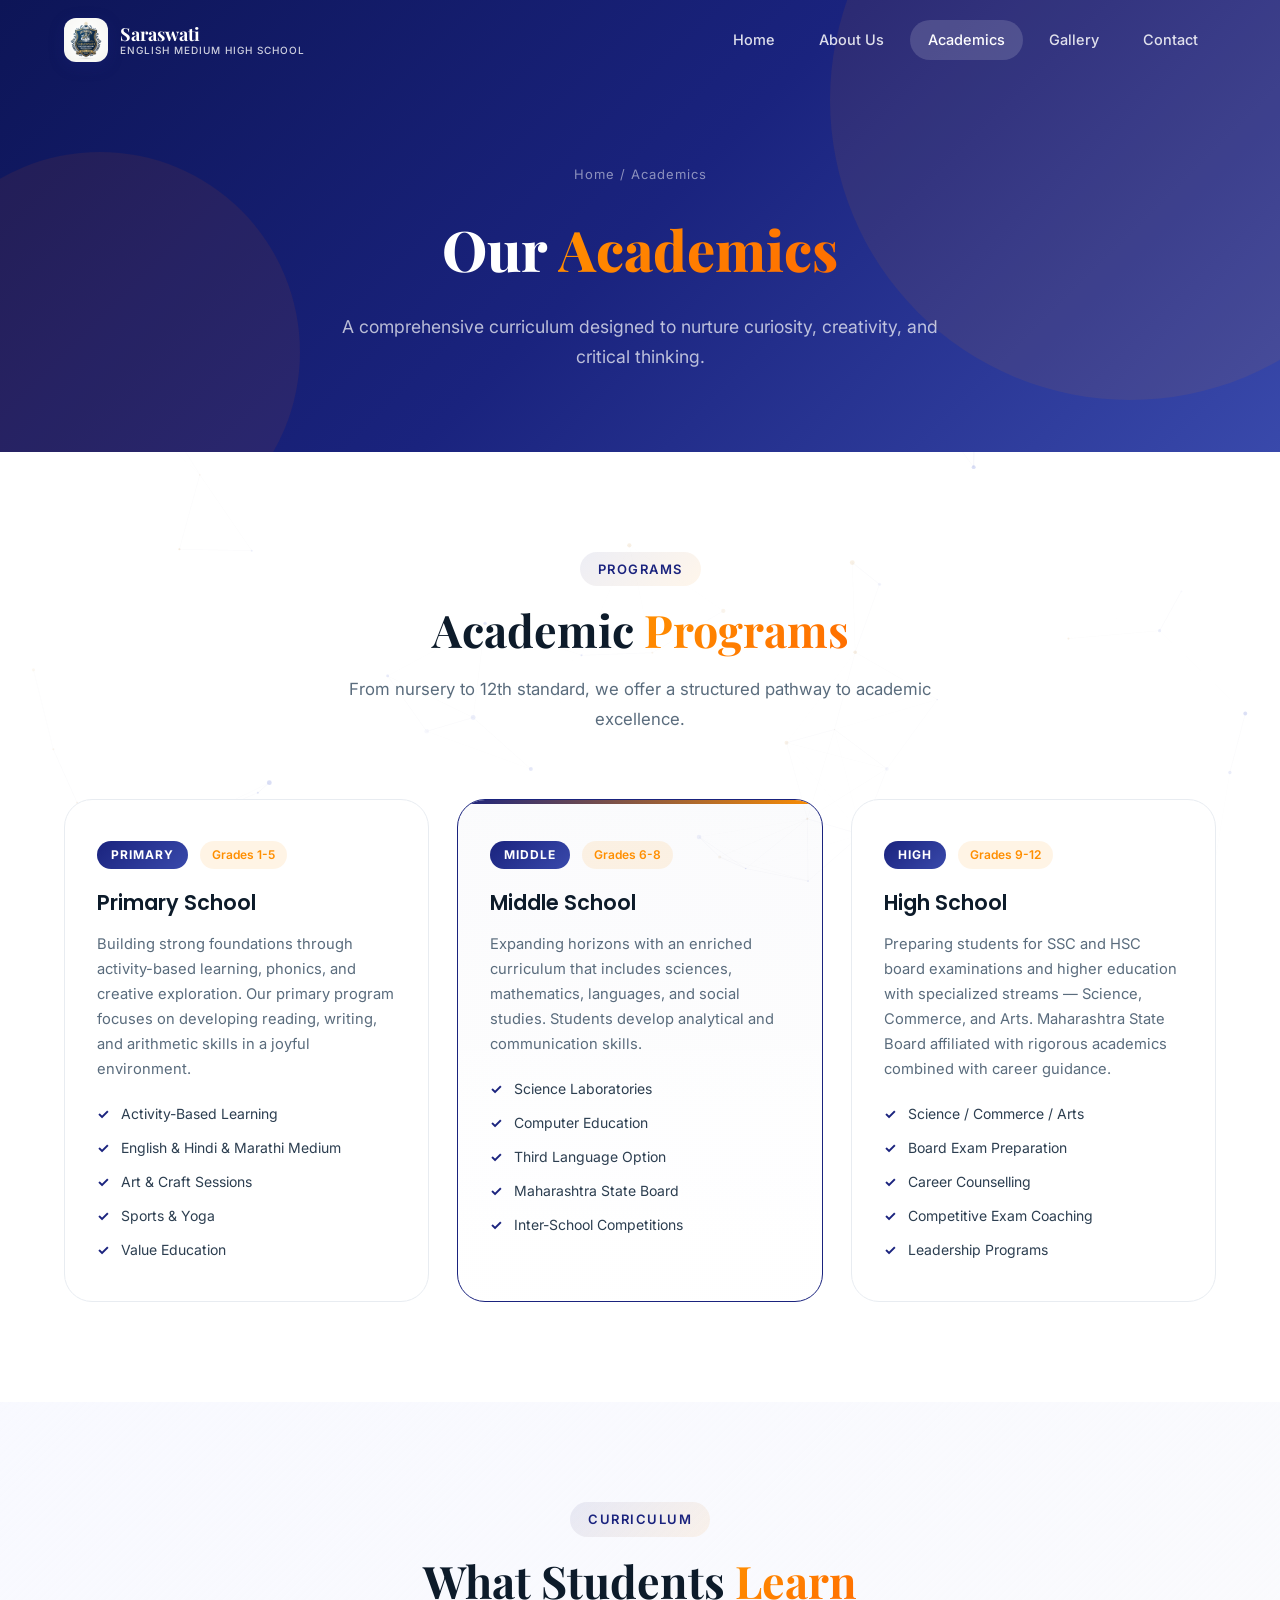
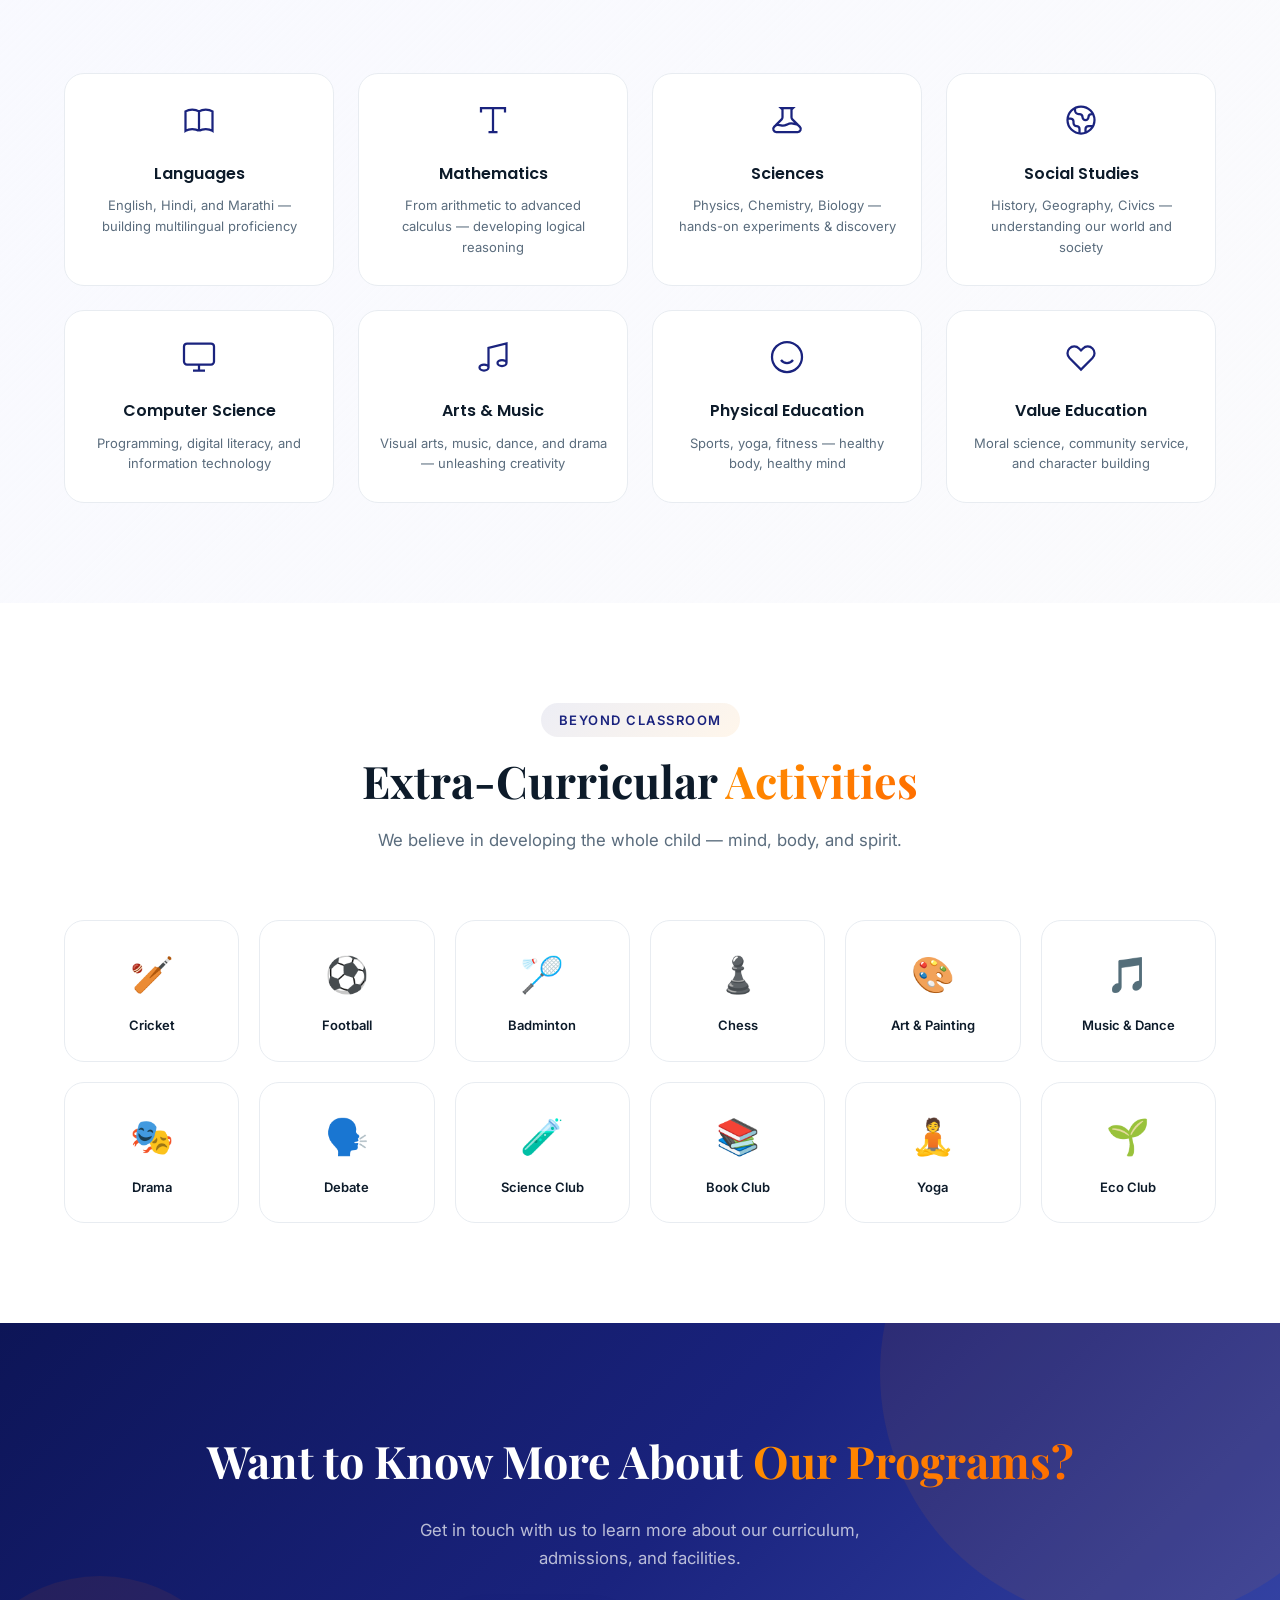
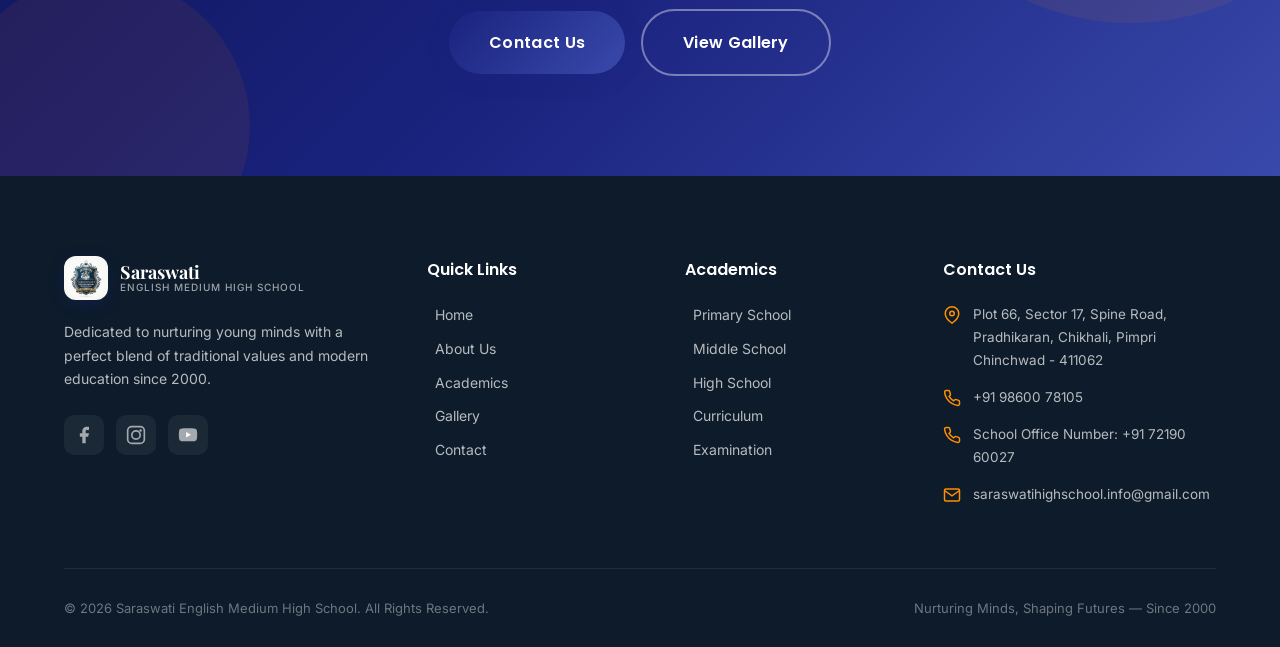
<file: academics.html>
<!DOCTYPE html>
<html lang="en">
<head>
    <meta charset="UTF-8">
    <meta name="viewport" content="width=device-width, initial-scale=1.0">
    <title>Academics — Saraswati English Medium High School</title>
    <meta name="description" content="Explore the academic programs, curriculum, and extracurricular activities at Saraswati English Medium High School, Chikhali, Pune.">
    <link rel="preconnect" href="https://fonts.googleapis.com">
    <link rel="preconnect" href="https://fonts.gstatic.com" crossorigin>
    <link href="https://fonts.googleapis.com/css2?family=Playfair+Display:wght@400;600;700;800&family=Inter:wght@300;400;500;600;700&family=Poppins:wght@300;400;500;600;700&display=swap" rel="stylesheet">
    <link rel="stylesheet" href="css/style.css">
    <link rel="stylesheet" href="css/animations.css">
</head>
<body>
    <div class="page-transition">
        <div class="transition-inner"><div class="transition-logo">ॐ</div></div>
    </div>
    <canvas id="particles-canvas"></canvas>

    <!-- Navigation -->
    <header class="navbar" id="navbar">
        <div class="nav-container">
            <a href="index.html" class="nav-logo">
                <div class="logo-icon"><span class="logo-om">ॐ</span></div>
                <div class="logo-text">
                    <span class="logo-title">Saraswati</span>
                    <span class="logo-subtitle">English Medium High School</span>
                </div>
            </a>
            <nav class="nav-menu" id="nav-menu">
                <a href="index.html" class="nav-link">Home</a>
                <a href="about.html" class="nav-link">About Us</a>
                <a href="academics.html" class="nav-link active">Academics</a>
                <a href="gallery.html" class="nav-link">Gallery</a>
                <a href="contact.html" class="nav-link">Contact</a>
            </nav>
            <button class="nav-toggle" id="nav-toggle" aria-label="Toggle navigation">
                <span class="hamburger-line"></span>
                <span class="hamburger-line"></span>
                <span class="hamburger-line"></span>
            </button>
        </div>
    </header>

    <!-- Page Hero -->
    <section class="page-hero">
        <div class="page-hero-bg">
            <div class="shape shape-1"></div>
            <div class="shape shape-2"></div>
        </div>
        <div class="container">
            <div class="page-hero-content">
                <span class="page-breadcrumb reveal-up">Home / Academics</span>
                <h1 class="page-hero-title reveal-up" style="--delay: 0.1s">Our <span class="gradient-text">Academics</span></h1>
                <p class="page-hero-description reveal-up" style="--delay: 0.2s">A comprehensive curriculum designed to nurture curiosity, creativity, and critical thinking.</p>
            </div>
        </div>
    </section>

    <!-- Academic Programs -->
    <section class="section">
        <div class="container">
            <div class="section-header">
                <span class="section-tag reveal-up">Programs</span>
                <h2 class="section-title reveal-up">Academic <span class="gradient-text">Programs</span></h2>
                <p class="section-description reveal-up">From nursery to 12th standard, we offer a structured pathway to academic excellence.</p>
            </div>
            <div class="programs-grid">
                <div class="program-card reveal-up" style="--delay: 0.1s">
                    <div class="program-level">Primary</div>
                    <div class="program-badge">Grades 1-5</div>
                    <h3 class="program-title">Primary School</h3>
                    <p class="program-description">Building strong foundations through activity-based learning, phonics, and creative exploration. Our primary program focuses on developing reading, writing, and arithmetic skills in a joyful environment.</p>
                    <ul class="program-features">
                        <li>Activity-Based Learning</li>
                        <li>English & Hindi & Marathi Medium</li>
                        <li>Art & Craft Sessions</li>
                        <li>Sports & Yoga</li>
                        <li>Value Education</li>
                    </ul>
                    <div class="program-glow"></div>
                </div>
                <div class="program-card featured reveal-up" style="--delay: 0.2s">
                    <div class="program-level">Middle</div>
                    <div class="program-badge">Grades 6-8</div>
                    <h3 class="program-title">Middle School</h3>
                    <p class="program-description">Expanding horizons with an enriched curriculum that includes sciences, mathematics, languages, and social studies. Students develop analytical and communication skills.</p>
                    <ul class="program-features">
                        <li>Science Laboratories</li>
                        <li>Computer Education</li>
                        <li>Third Language Option</li>
                        <li>Maharashtra State Board</li>
                        <li>Inter-School Competitions</li>
                    </ul>
                    <div class="program-glow"></div>
                </div>
                <div class="program-card reveal-up" style="--delay: 0.3s">
                    <div class="program-level">High</div>
                    <div class="program-badge">Grades 9-12</div>
                    <h3 class="program-title">High School</h3>
                    <p class="program-description">Preparing students for SSC and HSC board examinations and higher education with specialized streams — Science, Commerce, and Arts. Maharashtra State Board affiliated with rigorous academics combined with career guidance.</p>
                    <ul class="program-features">
                        <li>Science / Commerce / Arts</li>
                        <li>Board Exam Preparation</li>
                        <li>Career Counselling</li>
                        <li>Competitive Exam Coaching</li>
                        <li>Leadership Programs</li>
                    </ul>
                    <div class="program-glow"></div>
                </div>
            </div>
        </div>
    </section>

    <!-- Curriculum -->
    <section class="section curriculum-section">
        <div class="container">
            <div class="section-header">
                <span class="section-tag reveal-up">Curriculum</span>
                <h2 class="section-title reveal-up">What Students <span class="gradient-text">Learn</span></h2>
            </div>
            <div class="curriculum-grid">
                <div class="curriculum-card reveal-up" style="--delay: 0.1s">
                    <div class="curr-icon">
                        <svg width="36" height="36" viewBox="0 0 24 24" fill="none" stroke="currentColor" stroke-width="1.5"><path d="M12 6.253v13m0-13C10.832 5.477 9.246 5 7.5 5S4.168 5.477 3 6.253v13C4.168 18.477 5.754 18 7.5 18s3.332.477 4.5 1.253m0-13C13.168 5.477 14.754 5 16.5 5c1.747 0 3.332.477 4.5 1.253v13C19.832 18.477 18.247 18 16.5 18c-1.746 0-3.332.477-4.5 1.253"/></svg>
                    </div>
                    <h4>Languages</h4>
                    <p>English, Hindi, and Marathi — building multilingual proficiency</p>
                </div>
                <div class="curriculum-card reveal-up" style="--delay: 0.15s">
                    <div class="curr-icon">
                        <svg width="36" height="36" viewBox="0 0 24 24" fill="none" stroke="currentColor" stroke-width="1.5"><path d="M4 7V4h16v3M9 20h6M12 4v16"/></svg>
                    </div>
                    <h4>Mathematics</h4>
                    <p>From arithmetic to advanced calculus — developing logical reasoning</p>
                </div>
                <div class="curriculum-card reveal-up" style="--delay: 0.2s">
                    <div class="curr-icon">
                        <svg width="36" height="36" viewBox="0 0 24 24" fill="none" stroke="currentColor" stroke-width="1.5"><path d="M19.428 15.428a2 2 0 00-1.022-.547l-2.387-.477a6 6 0 00-3.86.517l-.318.158a6 6 0 01-3.86.517L6.05 15.21a2 2 0 00-1.806.547M8 4h8l-1 1v5.172a2 2 0 00.586 1.414l5 5c1.26 1.26.367 3.414-1.415 3.414H4.828c-1.782 0-2.674-2.154-1.414-3.414l5-5A2 2 0 009 10.172V5L8 4z"/></svg>
                    </div>
                    <h4>Sciences</h4>
                    <p>Physics, Chemistry, Biology — hands-on experiments & discovery</p>
                </div>
                <div class="curriculum-card reveal-up" style="--delay: 0.25s">
                    <div class="curr-icon">
                        <svg width="36" height="36" viewBox="0 0 24 24" fill="none" stroke="currentColor" stroke-width="1.5"><path d="M3.055 11H5a2 2 0 012 2v1a2 2 0 002 2 2 2 0 012 2v2.945M8 3.935V5.5A2.5 2.5 0 0010.5 8h.5a2 2 0 012 2 2 2 0 104 0 2 2 0 012-2h1.064M15 20.488V18a2 2 0 012-2h3.064M21 12a9 9 0 11-18 0 9 9 0 0118 0z"/></svg>
                    </div>
                    <h4>Social Studies</h4>
                    <p>History, Geography, Civics — understanding our world and society</p>
                </div>
                <div class="curriculum-card reveal-up" style="--delay: 0.3s">
                    <div class="curr-icon">
                        <svg width="36" height="36" viewBox="0 0 24 24" fill="none" stroke="currentColor" stroke-width="1.5"><rect x="2" y="3" width="20" height="14" rx="2"/><path d="M8 21h8M12 17v4"/></svg>
                    </div>
                    <h4>Computer Science</h4>
                    <p>Programming, digital literacy, and information technology</p>
                </div>
                <div class="curriculum-card reveal-up" style="--delay: 0.35s">
                    <div class="curr-icon">
                        <svg width="36" height="36" viewBox="0 0 24 24" fill="none" stroke="currentColor" stroke-width="1.5"><path d="M9 19V6l12-3v13M9 19c0 1.105-1.343 2-3 2s-3-.895-3-2 1.343-2 3-2 3 .895 3 2zM21 16c0 1.105-1.343 2-3 2s-3-.895-3-2 1.343-2 3-2 3 .895 3 2z"/></svg>
                    </div>
                    <h4>Arts & Music</h4>
                    <p>Visual arts, music, dance, and drama — unleashing creativity</p>
                </div>
                <div class="curriculum-card reveal-up" style="--delay: 0.4s">
                    <div class="curr-icon">
                        <svg width="36" height="36" viewBox="0 0 24 24" fill="none" stroke="currentColor" stroke-width="1.5"><circle cx="12" cy="12" r="10"/><path d="M8 14s1.5 2 4 2 4-2 4-2M9 9h.01M15 9h.01"/></svg>
                    </div>
                    <h4>Physical Education</h4>
                    <p>Sports, yoga, fitness — healthy body, healthy mind</p>
                </div>
                <div class="curriculum-card reveal-up" style="--delay: 0.45s">
                    <div class="curr-icon">
                        <svg width="36" height="36" viewBox="0 0 24 24" fill="none" stroke="currentColor" stroke-width="1.5"><path d="M4.318 6.318a4.5 4.5 0 000 6.364L12 20.364l7.682-7.682a4.5 4.5 0 00-6.364-6.364L12 7.636l-1.318-1.318a4.5 4.5 0 00-6.364 0z"/></svg>
                    </div>
                    <h4>Value Education</h4>
                    <p>Moral science, community service, and character building</p>
                </div>
            </div>
        </div>
    </section>

    <!-- Extra-Curricular -->
    <section class="section">
        <div class="container">
            <div class="section-header">
                <span class="section-tag reveal-up">Beyond Classroom</span>
                <h2 class="section-title reveal-up">Extra-Curricular <span class="gradient-text">Activities</span></h2>
                <p class="section-description reveal-up">We believe in developing the whole child — mind, body, and spirit.</p>
            </div>
            <div class="activities-grid">
                <div class="activity-card reveal-up" style="--delay: 0.1s">
                    <div class="activity-emoji">🏏</div>
                    <h4>Cricket</h4>
                </div>
                <div class="activity-card reveal-up" style="--delay: 0.15s">
                    <div class="activity-emoji">⚽</div>
                    <h4>Football</h4>
                </div>
                <div class="activity-card reveal-up" style="--delay: 0.2s">
                    <div class="activity-emoji">🏸</div>
                    <h4>Badminton</h4>
                </div>
                <div class="activity-card reveal-up" style="--delay: 0.25s">
                    <div class="activity-emoji">♟️</div>
                    <h4>Chess</h4>
                </div>
                <div class="activity-card reveal-up" style="--delay: 0.3s">
                    <div class="activity-emoji">🎨</div>
                    <h4>Art & Painting</h4>
                </div>
                <div class="activity-card reveal-up" style="--delay: 0.35s">
                    <div class="activity-emoji">🎵</div>
                    <h4>Music & Dance</h4>
                </div>
                <div class="activity-card reveal-up" style="--delay: 0.4s">
                    <div class="activity-emoji">🎭</div>
                    <h4>Drama</h4>
                </div>
                <div class="activity-card reveal-up" style="--delay: 0.45s">
                    <div class="activity-emoji">🗣️</div>
                    <h4>Debate</h4>
                </div>
                <div class="activity-card reveal-up" style="--delay: 0.5s">
                    <div class="activity-emoji">🧪</div>
                    <h4>Science Club</h4>
                </div>
                <div class="activity-card reveal-up" style="--delay: 0.55s">
                    <div class="activity-emoji">📚</div>
                    <h4>Book Club</h4>
                </div>
                <div class="activity-card reveal-up" style="--delay: 0.6s">
                    <div class="activity-emoji">🧘</div>
                    <h4>Yoga</h4>
                </div>
                <div class="activity-card reveal-up" style="--delay: 0.65s">
                    <div class="activity-emoji">🌱</div>
                    <h4>Eco Club</h4>
                </div>
            </div>
        </div>
    </section>

    <!-- CTA -->
    <section class="section cta-section">
        <div class="cta-bg-shapes">
            <div class="cta-shape cta-shape-1"></div>
            <div class="cta-shape cta-shape-2"></div>
        </div>
        <div class="container">
            <div class="cta-content">
                <h2 class="cta-title reveal-up">Want to Know More About <span class="gradient-text">Our Programs?</span></h2>
                <p class="cta-description reveal-up" style="--delay: 0.1s">Get in touch with us to learn more about our curriculum, admissions, and facilities.</p>
                <div class="cta-buttons reveal-up" style="--delay: 0.2s">
                    <a href="contact.html" class="btn btn-primary btn-large ripple-btn"><span>Contact Us</span></a>
                    <a href="gallery.html" class="btn btn-outline-light btn-large ripple-btn"><span>View Gallery</span></a>
                </div>
            </div>
        </div>
    </section>

    <!-- Footer -->
    <footer class="footer">
        <div class="container">
            <div class="footer-grid">
                <div class="footer-brand">
                    <a href="index.html" class="footer-logo">
                        <div class="logo-icon"><span class="logo-om">ॐ</span></div>
                        <div class="logo-text">
                            <span class="logo-title">Saraswati</span>
                            <span class="logo-subtitle">English Medium High School</span>
                        </div>
                    </a>
                    <p class="footer-about">Dedicated to nurturing young minds with a perfect blend of traditional values and modern education since 2000.</p>
                    <div class="footer-social">
                        <a href="#" class="social-link" aria-label="Facebook"><svg width="20" height="20" viewBox="0 0 24 24" fill="currentColor"><path d="M18 2h-3a5 5 0 00-5 5v3H7v4h3v8h4v-8h3l1-4h-4V7a1 1 0 011-1h3z"/></svg></a>
                        <a href="#" class="social-link" aria-label="Instagram"><svg width="20" height="20" viewBox="0 0 24 24" fill="none" stroke="currentColor" stroke-width="2"><rect x="2" y="2" width="20" height="20" rx="5"/><circle cx="12" cy="12" r="5"/><circle cx="17.5" cy="6.5" r="1.5" fill="currentColor" stroke="none"/></svg></a>
                        <a href="#" class="social-link" aria-label="YouTube"><svg width="20" height="20" viewBox="0 0 24 24" fill="currentColor"><path d="M22.54 6.42a2.78 2.78 0 00-1.94-2C18.88 4 12 4 12 4s-6.88 0-8.6.46a2.78 2.78 0 00-1.94 2A29 29 0 001 11.75a29 29 0 00.46 5.33A2.78 2.78 0 003.4 19.1c1.72.46 8.6.46 8.6.46s6.88 0 8.6-.46a2.78 2.78 0 001.94-2 29 29 0 00.46-5.25 29 29 0 00-.46-5.43z"/><polygon points="9.75,15.02 15.5,11.75 9.75,8.48" fill="#fff"/></svg></a>
                    </div>
                </div>
                <div class="footer-links">
                    <h4>Quick Links</h4>
                    <ul>
                        <li><a href="index.html">Home</a></li>
                        <li><a href="about.html">About Us</a></li>
                        <li><a href="academics.html">Academics</a></li>
                        <li><a href="gallery.html">Gallery</a></li>
                        <li><a href="contact.html">Contact</a></li>
                    </ul>
                </div>
                <div class="footer-links">
                    <h4>Academics</h4>
                    <ul>
                        <li><a href="academics.html">Primary School</a></li>
                        <li><a href="academics.html">Middle School</a></li>
                        <li><a href="academics.html">High School</a></li>
                        <li><a href="academics.html">Curriculum</a></li>
                        <li><a href="academics.html">Examination</a></li>
                    </ul>
                </div>
                <div class="footer-contact">
                    <h4>Contact Us</h4>
                    <div class="contact-item">
                        <svg width="18" height="18" viewBox="0 0 24 24" fill="none" stroke="currentColor" stroke-width="2"><path d="M21 10c0 7-9 13-9 13s-9-6-9-13a9 9 0 0118 0z"/><circle cx="12" cy="10" r="3"/></svg>
                        <span><a href="https://maps.app.goo.gl/fmohx5jriUK9AqGj9?g_st=iw" target="_blank" rel="noopener noreferrer" aria-label="Open school address in Google Maps" title="Open in Google Maps">Plot 66, Sector 17, Spine Road, Pradhikaran, Chikhali, Pimpri Chinchwad - 411062</a></span>
                    </div>
                    <div class="contact-item">
                        <svg width="18" height="18" viewBox="0 0 24 24" fill="none" stroke="currentColor" stroke-width="2"><path d="M22 16.92v3a2 2 0 01-2.18 2 19.79 19.79 0 01-8.63-3.07 19.5 19.5 0 01-6-6 19.79 19.79 0 01-3.07-8.67A2 2 0 014.11 2h3a2 2 0 012 1.72 12.84 12.84 0 00.7 2.81 2 2 0 01-.45 2.11L8.09 9.91a16 16 0 006 6l1.27-1.27a2 2 0 012.11-.45 12.84 12.84 0 002.81.7A2 2 0 0122 16.92z"/></svg>
                        <span>+91 98600 78105</span>
                    </div>
                    <div class="contact-item">
                        <svg width="18" height="18" viewBox="0 0 24 24" fill="none" stroke="currentColor" stroke-width="2"><path d="M22 16.92v3a2 2 0 01-2.18 2 19.79 19.79 0 01-8.63-3.07 19.5 19.5 0 01-6-6 19.79 19.79 0 01-3.07-8.67A2 2 0 014.11 2h3a2 2 0 012 1.72 12.84 12.84 0 00.7 2.81 2 2 0 01-.45 2.11L8.09 9.91a16 16 0 006 6l1.27-1.27a2 2 0 012.11-.45 12.84 12.84 0 002.81.7A2 2 0 0122 16.92z"/></svg>
                        <span>School Office Number: <a href="tel:+917219060027">+91 72190 60027</a></span>
                    </div>
                    <div class="contact-item">
                        <svg width="18" height="18" viewBox="0 0 24 24" fill="none" stroke="currentColor" stroke-width="2"><path d="M4 4h16c1.1 0 2 .9 2 2v12c0 1.1-.9 2-2 2H4c-1.1 0-2-.9-2-2V6c0-1.1.9-2 2-2z"/><polyline points="22,6 12,13 2,6"/></svg>
                        <span>saraswatihighschool.info@gmail.com</span>
                    </div>
                </div>
            </div>
            <div class="footer-bottom">
                <p>&copy; 2026 Saraswati English Medium High School. All Rights Reserved.</p>
                <p>Nurturing Minds, Shaping Futures — Since 2000</p>
            </div>
        </div>
    </footer>

    <button class="back-to-top" id="back-to-top" aria-label="Back to top">
        <svg width="24" height="24" viewBox="0 0 24 24" fill="none" stroke="currentColor" stroke-width="2"><path d="M18 15l-6-6-6 6"/></svg>
    </button>

    <script src="js/main.js"></script>
</body>
</html>
</file>
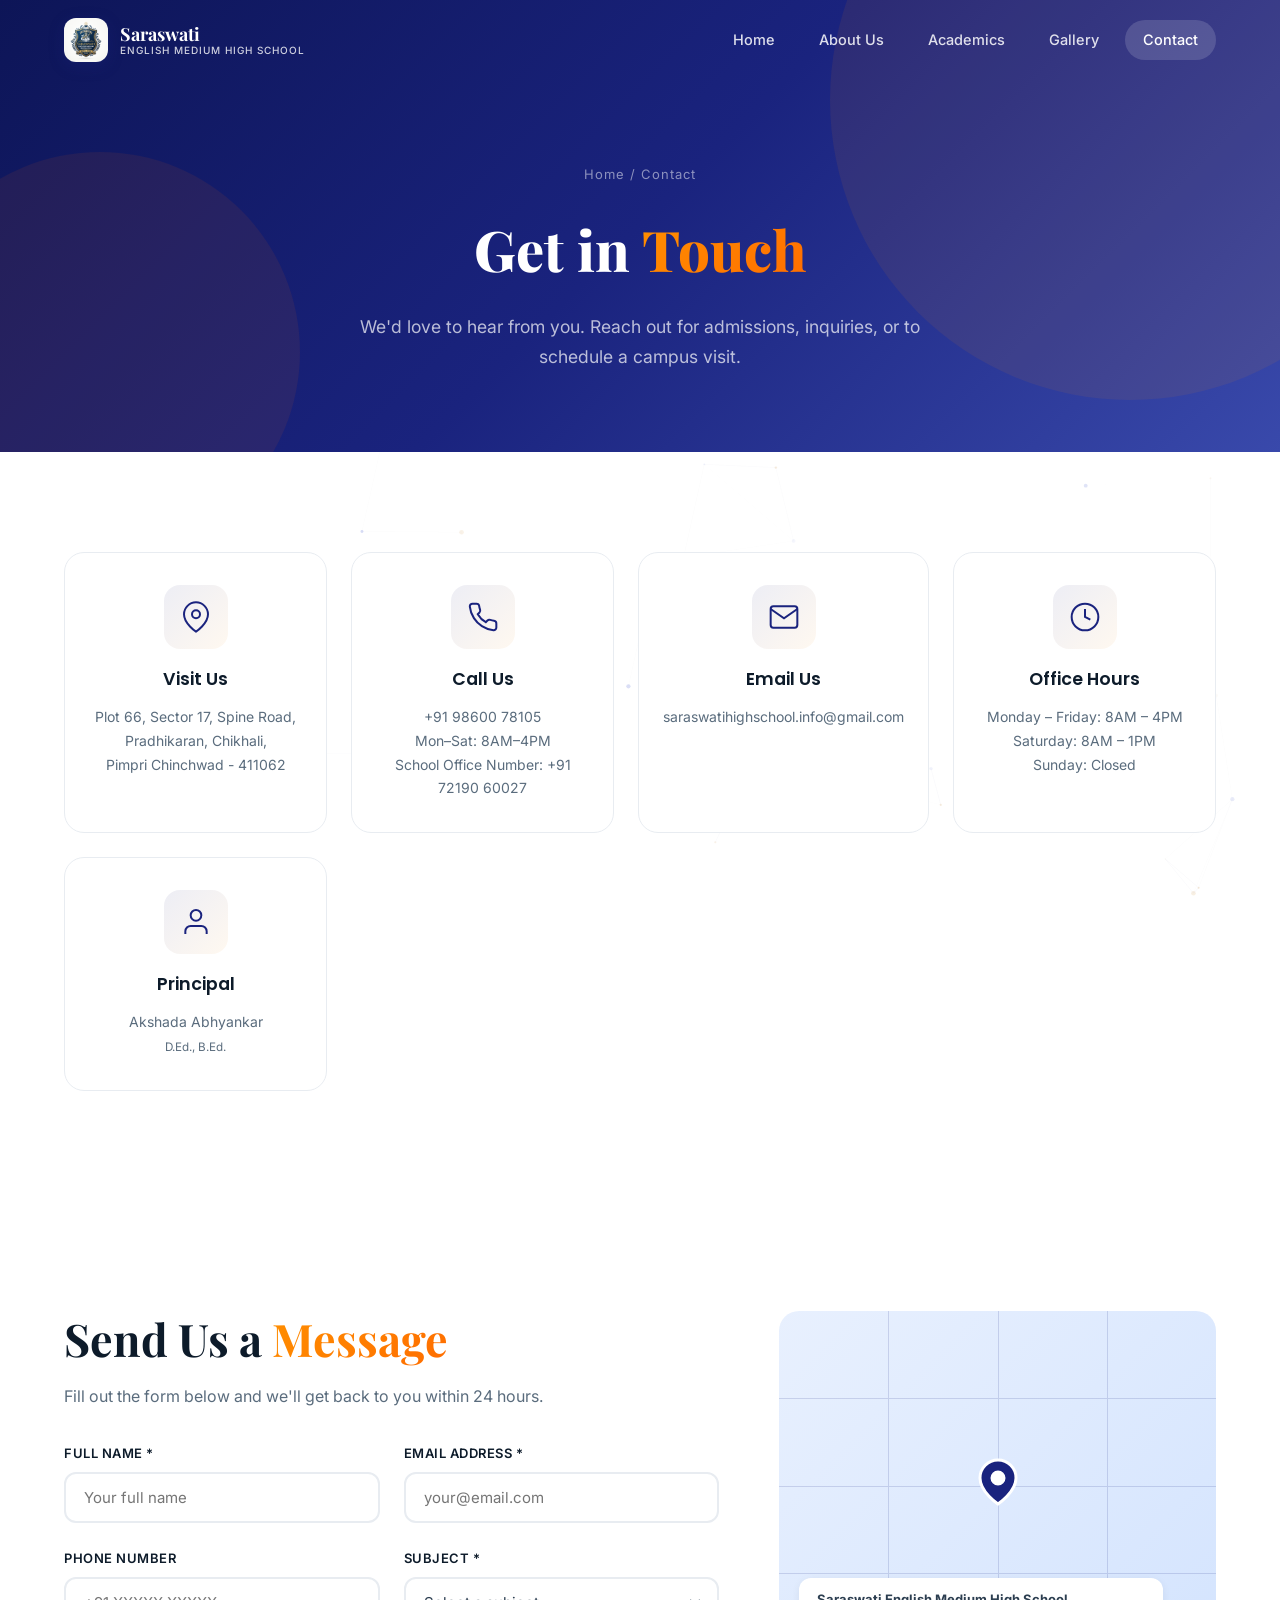
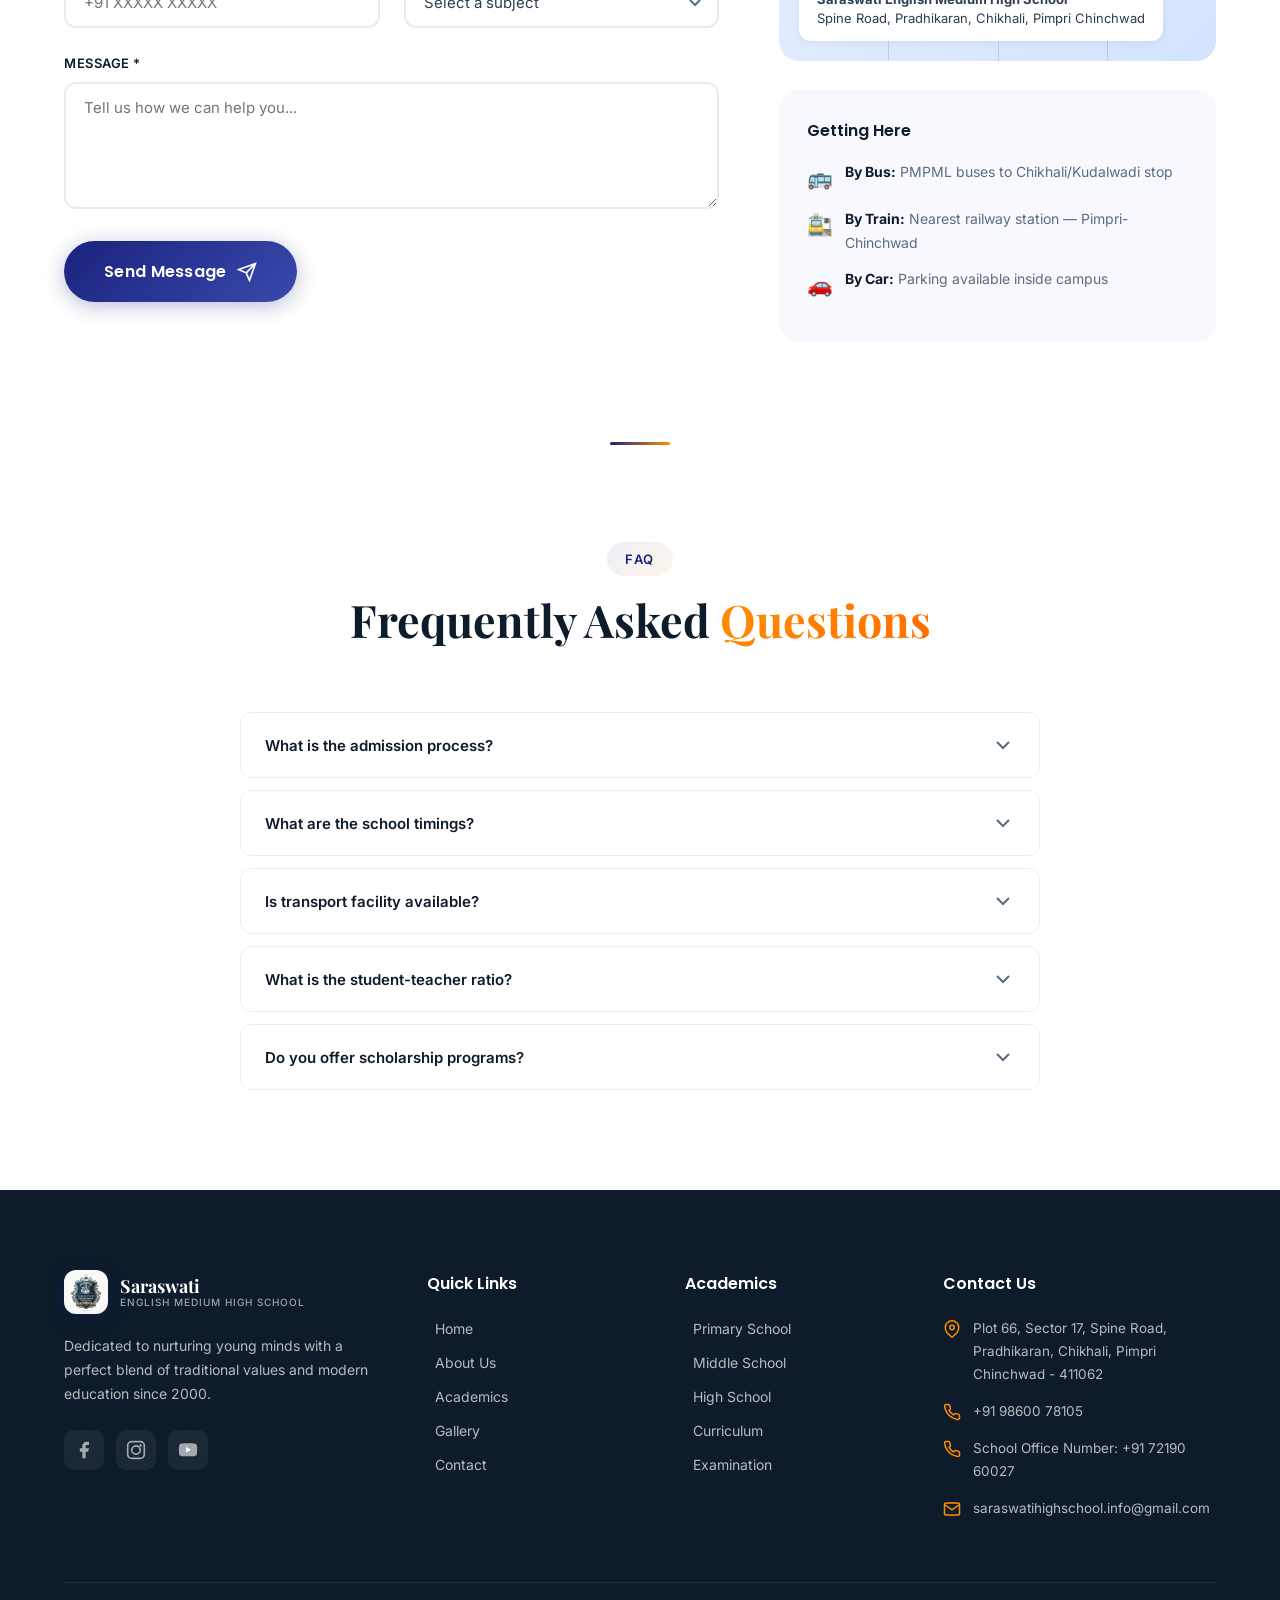
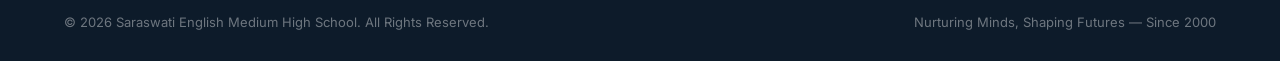
<file: contact.html>
<!DOCTYPE html>
<html lang="en">
<head>
    <meta charset="UTF-8">
    <meta name="viewport" content="width=device-width, initial-scale=1.0">
    <title>Contact Us — Saraswati English Medium High School</title>
    <meta name="description" content="Get in touch with Saraswati English Medium High School, Chikhali, Pune. Reach out for admissions, queries, or schedule a campus visit.">
    <link rel="preconnect" href="https://fonts.googleapis.com">
    <link rel="preconnect" href="https://fonts.gstatic.com" crossorigin>
    <link href="https://fonts.googleapis.com/css2?family=Playfair+Display:wght@400;600;700;800&family=Inter:wght@300;400;500;600;700&family=Poppins:wght@300;400;500;600;700&display=swap" rel="stylesheet">
    <link rel="stylesheet" href="css/style.css">
    <link rel="stylesheet" href="css/animations.css">
</head>
<body>
    <div class="page-transition">
        <div class="transition-inner"><div class="transition-logo">ॐ</div></div>
    </div>
    <canvas id="particles-canvas"></canvas>

    <!-- Navigation -->
    <header class="navbar" id="navbar">
        <div class="nav-container">
            <a href="index.html" class="nav-logo">
                <div class="logo-icon"><span class="logo-om">ॐ</span></div>
                <div class="logo-text">
                    <span class="logo-title">Saraswati</span>
                    <span class="logo-subtitle">English Medium High School</span>
                </div>
            </a>
            <nav class="nav-menu" id="nav-menu">
                <a href="index.html" class="nav-link">Home</a>
                <a href="about.html" class="nav-link">About Us</a>
                <a href="academics.html" class="nav-link">Academics</a>
                <a href="gallery.html" class="nav-link">Gallery</a>
                <a href="contact.html" class="nav-link active">Contact</a>
            </nav>
            <button class="nav-toggle" id="nav-toggle" aria-label="Toggle navigation">
                <span class="hamburger-line"></span>
                <span class="hamburger-line"></span>
                <span class="hamburger-line"></span>
            </button>
        </div>
    </header>

    <!-- Page Hero -->
    <section class="page-hero">
        <div class="page-hero-bg">
            <div class="shape shape-1"></div>
            <div class="shape shape-2"></div>
        </div>
        <div class="container">
            <div class="page-hero-content">
                <span class="page-breadcrumb reveal-up">Home / Contact</span>
                <h1 class="page-hero-title reveal-up" style="--delay: 0.1s">Get in <span class="gradient-text">Touch</span></h1>
                <p class="page-hero-description reveal-up" style="--delay: 0.2s">We'd love to hear from you. Reach out for admissions, inquiries, or to schedule a campus visit.</p>
            </div>
        </div>
    </section>

    <!-- Contact Info Cards -->
    <section class="section">
        <div class="container">
            <div class="contact-cards-grid">
                <div class="contact-info-card reveal-up" style="--delay: 0.1s">
                    <div class="contact-info-icon">
                        <svg width="32" height="32" viewBox="0 0 24 24" fill="none" stroke="currentColor" stroke-width="1.5">
                            <path d="M21 10c0 7-9 13-9 13s-9-6-9-13a9 9 0 0118 0z"/>
                            <circle cx="12" cy="10" r="3"/>
                        </svg>
                    </div>
                    <h3>Visit Us</h3>
                    <p><a href="https://maps.app.goo.gl/fmohx5jriUK9AqGj9?g_st=iw" target="_blank" rel="noopener noreferrer" aria-label="Open school address in Google Maps" title="Open in Google Maps">Plot 66, Sector 17, Spine Road,<br>Pradhikaran, Chikhali,<br>Pimpri Chinchwad - 411062</a></p>
                </div>
                <div class="contact-info-card reveal-up" style="--delay: 0.2s">
                    <div class="contact-info-icon">
                        <svg width="32" height="32" viewBox="0 0 24 24" fill="none" stroke="currentColor" stroke-width="1.5">
                            <path d="M22 16.92v3a2 2 0 01-2.18 2 19.79 19.79 0 01-8.63-3.07 19.5 19.5 0 01-6-6 19.79 19.79 0 01-3.07-8.67A2 2 0 014.11 2h3a2 2 0 012 1.72 12.84 12.84 0 00.7 2.81 2 2 0 01-.45 2.11L8.09 9.91a16 16 0 006 6l1.27-1.27a2 2 0 012.11-.45 12.84 12.84 0 002.81.7A2 2 0 0122 16.92z"/>
                        </svg>
                    </div>
                    <h3>Call Us</h3>
                    <p>+91 98600 78105<br>Mon–Sat: 8AM–4PM<br>School Office Number: <a href="tel:+917219060027">+91 72190 60027</a></p>
                </div>
                <div class="contact-info-card reveal-up" style="--delay: 0.3s">
                    <div class="contact-info-icon">
                        <svg width="32" height="32" viewBox="0 0 24 24" fill="none" stroke="currentColor" stroke-width="1.5">
                            <path d="M4 4h16c1.1 0 2 .9 2 2v12c0 1.1-.9 2-2 2H4c-1.1 0-2-.9-2-2V6c0-1.1.9-2 2-2z"/>
                            <polyline points="22,6 12,13 2,6"/>
                        </svg>
                    </div>
                    <h3>Email Us</h3>
                    <p>saraswatihighschool.info@gmail.com</p>
                </div>
                <div class="contact-info-card reveal-up" style="--delay: 0.4s">
                    <div class="contact-info-icon">
                        <svg width="32" height="32" viewBox="0 0 24 24" fill="none" stroke="currentColor" stroke-width="1.5">
                            <circle cx="12" cy="12" r="10"/>
                            <polyline points="12,6 12,12 16,14"/>
                        </svg>
                    </div>
                    <h3>Office Hours</h3>
                    <p>Monday – Friday: 8AM – 4PM<br>Saturday: 8AM – 1PM<br>Sunday: Closed</p>
                </div>
                <div class="contact-info-card reveal-up" style="--delay: 0.5s">
                    <div class="contact-info-icon">
                        <svg width="32" height="32" viewBox="0 0 24 24" fill="none" stroke="currentColor" stroke-width="1.5">
                            <path d="M20 21v-2a4 4 0 00-4-4H8a4 4 0 00-4 4v2"/>
                            <circle cx="12" cy="7" r="4"/>
                        </svg>
                    </div>
                    <h3>Principal</h3>
                    <p>Akshada Abhyankar<br><small>D.Ed., B.Ed.</small></p>
                </div>
            </div>
        </div>
    </section>

    <!-- Contact Form + Map -->
    <section class="section contact-form-section">
        <div class="container">
            <div class="contact-grid">
                <div class="contact-form-wrapper reveal-left">
                    <h2 class="section-title">Send Us a <span class="gradient-text">Message</span></h2>
                    <p class="form-subtitle">Fill out the form below and we'll get back to you within 24 hours.</p>
                    <form class="contact-form" id="contact-form">
                        <div class="form-row">
                            <div class="form-group">
                                <label for="name">Full Name *</label>
                                <input type="text" id="name" name="name" placeholder="Your full name" required>
                                <div class="input-line"></div>
                            </div>
                            <div class="form-group">
                                <label for="email">Email Address *</label>
                                <input type="email" id="email" name="email" placeholder="your@email.com" required>
                                <div class="input-line"></div>
                            </div>
                        </div>
                        <div class="form-row">
                            <div class="form-group">
                                <label for="phone">Phone Number</label>
                                <input type="tel" id="phone" name="phone" placeholder="+91 XXXXX XXXXX">
                                <div class="input-line"></div>
                            </div>
                            <div class="form-group">
                                <label for="subject">Subject *</label>
                                <select id="subject" name="subject" required>
                                    <option value="" disabled selected>Select a subject</option>
                                    <option value="admissions">Admissions Inquiry</option>
                                    <option value="general">General Inquiry</option>
                                    <option value="visit">Campus Visit</option>
                                    <option value="feedback">Feedback</option>
                                    <option value="other">Other</option>
                                </select>
                                <div class="input-line"></div>
                            </div>
                        </div>
                        <div class="form-group full-width">
                            <label for="message">Message *</label>
                            <textarea id="message" name="message" rows="5" placeholder="Tell us how we can help you..." required></textarea>
                            <div class="input-line"></div>
                        </div>
                        <button type="submit" class="btn btn-primary btn-large ripple-btn form-submit">
                            <span>Send Message</span>
                            <svg width="20" height="20" viewBox="0 0 24 24" fill="none" stroke="currentColor" stroke-width="2">
                                <line x1="22" y1="2" x2="11" y2="13"/>
                                <polygon points="22,2 15,22 11,13 2,9"/>
                            </svg>
                        </button>
                    </form>
                    <div class="form-success" id="form-success">
                        <div class="success-icon">
                            <svg width="60" height="60" viewBox="0 0 24 24" fill="none" stroke="var(--success)" stroke-width="2">
                                <path d="M22 11.08V12a10 10 0 11-5.93-9.14"/>
                                <polyline points="22,4 12,14.01 9,11.01"/>
                            </svg>
                        </div>
                        <h3>Message Sent Successfully!</h3>
                        <p>Thank you for reaching out. We'll get back to you within 24 hours.</p>
                    </div>
                </div>
                <div class="contact-map-wrapper reveal-right">
                    <div class="map-placeholder">
                        <div class="map-bg">
                            <div class="map-pin">
                                <svg width="48" height="48" viewBox="0 0 24 24" fill="var(--primary)" stroke="white" stroke-width="1.5">
                                    <path d="M21 10c0 7-9 13-9 13s-9-6-9-13a9 9 0 0118 0z"/>
                                    <circle cx="12" cy="10" r="3" fill="white"/>
                                </svg>
                            </div>
                            <div class="map-grid">
                                <div class="map-line h"></div>
                                <div class="map-line h"></div>
                                <div class="map-line h"></div>
                                <div class="map-line v"></div>
                                <div class="map-line v"></div>
                                <div class="map-line v"></div>
                            </div>
                            <a href="https://maps.app.goo.gl/fmohx5jriUK9AqGj9?g_st=iw" target="_blank" rel="noopener noreferrer" class="map-label" aria-label="Open school location in Google Maps" title="Open in Google Maps">
                                <strong>Saraswati English Medium High School</strong><br>
                                Spine Road, Pradhikaran, Chikhali, Pimpri Chinchwad
                            </a>
                        </div>
                    </div>
                    <div class="map-directions">
                        <h4>Getting Here</h4>
                        <div class="direction-item">
                            <span class="direction-icon">🚌</span>
                            <div>
                                <strong>By Bus:</strong> PMPML buses to Chikhali/Kudalwadi stop
                            </div>
                        </div>
                        <div class="direction-item">
                            <span class="direction-icon">🚉</span>
                            <div>
                                <strong>By Train:</strong> Nearest railway station — Pimpri-Chinchwad
                            </div>
                        </div>
                        <div class="direction-item">
                            <span class="direction-icon">🚗</span>
                            <div>
                                <strong>By Car:</strong> Parking available inside campus
                            </div>
                        </div>
                    </div>
                </div>
            </div>
        </div>
    </section>

    <!-- FAQ -->
    <section class="section faq-section">
        <div class="container">
            <div class="section-header">
                <span class="section-tag reveal-up">FAQ</span>
                <h2 class="section-title reveal-up">Frequently Asked <span class="gradient-text">Questions</span></h2>
            </div>
            <div class="faq-grid">
                <div class="faq-item reveal-up" style="--delay: 0.1s">
                    <button class="faq-question" aria-expanded="false">
                        <span>What is the admission process?</span>
                        <svg class="faq-icon" width="24" height="24" viewBox="0 0 24 24" fill="none" stroke="currentColor" stroke-width="2"><path d="M6 9l6 6 6-6"/></svg>
                    </button>
                    <div class="faq-answer">
                        <p>Admissions open in January each year. Parents can collect the application form from the school office or download it from our website. After submitting the form along with required documents, students may be called for an interaction/assessment depending on the grade applied for.</p>
                    </div>
                </div>
                <div class="faq-item reveal-up" style="--delay: 0.15s">
                    <button class="faq-question" aria-expanded="false">
                        <span>What are the school timings?</span>
                        <svg class="faq-icon" width="24" height="24" viewBox="0 0 24 24" fill="none" stroke="currentColor" stroke-width="2"><path d="M6 9l6 6 6-6"/></svg>
                    </button>
                    <div class="faq-answer">
                        <p>School operates from 8:00 AM to 2:30 PM for primary classes and 7:30 AM to 3:00 PM for secondary and higher secondary classes, Monday through Saturday. Half-day on Saturdays.</p>
                    </div>
                </div>
                <div class="faq-item reveal-up" style="--delay: 0.2s">
                    <button class="faq-question" aria-expanded="false">
                        <span>Is transport facility available?</span>
                        <svg class="faq-icon" width="24" height="24" viewBox="0 0 24 24" fill="none" stroke="currentColor" stroke-width="2"><path d="M6 9l6 6 6-6"/></svg>
                    </button>
                    <div class="faq-answer">
                        <p>Yes, we provide bus transport covering all major routes in the city. GPS-tracked buses ensure student safety. Transport fees vary based on the distance from school.</p>
                    </div>
                </div>
                <div class="faq-item reveal-up" style="--delay: 0.25s">
                    <button class="faq-question" aria-expanded="false">
                        <span>What is the student-teacher ratio?</span>
                        <svg class="faq-icon" width="24" height="24" viewBox="0 0 24 24" fill="none" stroke="currentColor" stroke-width="2"><path d="M6 9l6 6 6-6"/></svg>
                    </button>
                    <div class="faq-answer">
                        <p>We maintain a healthy student-teacher ratio of 25:1, ensuring personalized attention for every student. Smaller batches for practicals and activity sessions.</p>
                    </div>
                </div>
                <div class="faq-item reveal-up" style="--delay: 0.3s">
                    <button class="faq-question" aria-expanded="false">
                        <span>Do you offer scholarship programs?</span>
                        <svg class="faq-icon" width="24" height="24" viewBox="0 0 24 24" fill="none" stroke="currentColor" stroke-width="2"><path d="M6 9l6 6 6-6"/></svg>
                    </button>
                    <div class="faq-answer">
                        <p>Yes, we offer merit-based scholarships and need-based financial aid. Students excelling in academics, sports, or arts are eligible for fee concessions. Contact our admissions office for more details.</p>
                    </div>
                </div>
            </div>
        </div>
    </section>

    <!-- Footer -->
    <footer class="footer">
        <div class="container">
            <div class="footer-grid">
                <div class="footer-brand">
                    <a href="index.html" class="footer-logo">
                        <div class="logo-icon"><span class="logo-om">ॐ</span></div>
                        <div class="logo-text">
                            <span class="logo-title">Saraswati</span>
                            <span class="logo-subtitle">English Medium High School</span>
                        </div>
                    </a>
                    <p class="footer-about">Dedicated to nurturing young minds with a perfect blend of traditional values and modern education since 2000.</p>
                    <div class="footer-social">
                        <a href="#" class="social-link" aria-label="Facebook"><svg width="20" height="20" viewBox="0 0 24 24" fill="currentColor"><path d="M18 2h-3a5 5 0 00-5 5v3H7v4h3v8h4v-8h3l1-4h-4V7a1 1 0 011-1h3z"/></svg></a>
                        <a href="#" class="social-link" aria-label="Instagram"><svg width="20" height="20" viewBox="0 0 24 24" fill="none" stroke="currentColor" stroke-width="2"><rect x="2" y="2" width="20" height="20" rx="5"/><circle cx="12" cy="12" r="5"/><circle cx="17.5" cy="6.5" r="1.5" fill="currentColor" stroke="none"/></svg></a>
                        <a href="#" class="social-link" aria-label="YouTube"><svg width="20" height="20" viewBox="0 0 24 24" fill="currentColor"><path d="M22.54 6.42a2.78 2.78 0 00-1.94-2C18.88 4 12 4 12 4s-6.88 0-8.6.46a2.78 2.78 0 00-1.94 2A29 29 0 001 11.75a29 29 0 00.46 5.33A2.78 2.78 0 003.4 19.1c1.72.46 8.6.46 8.6.46s6.88 0 8.6-.46a2.78 2.78 0 001.94-2 29 29 0 00.46-5.25 29 29 0 00-.46-5.43z"/><polygon points="9.75,15.02 15.5,11.75 9.75,8.48" fill="#fff"/></svg></a>
                    </div>
                </div>
                <div class="footer-links">
                    <h4>Quick Links</h4>
                    <ul>
                        <li><a href="index.html">Home</a></li>
                        <li><a href="about.html">About Us</a></li>
                        <li><a href="academics.html">Academics</a></li>
                        <li><a href="gallery.html">Gallery</a></li>
                        <li><a href="contact.html">Contact</a></li>
                    </ul>
                </div>
                <div class="footer-links">
                    <h4>Academics</h4>
                    <ul>
                        <li><a href="academics.html">Primary School</a></li>
                        <li><a href="academics.html">Middle School</a></li>
                        <li><a href="academics.html">High School</a></li>
                        <li><a href="academics.html">Curriculum</a></li>
                        <li><a href="academics.html">Examination</a></li>
                    </ul>
                </div>
                <div class="footer-contact">
                    <h4>Contact Us</h4>
                    <div class="contact-item">
                        <svg width="18" height="18" viewBox="0 0 24 24" fill="none" stroke="currentColor" stroke-width="2"><path d="M21 10c0 7-9 13-9 13s-9-6-9-13a9 9 0 0118 0z"/><circle cx="12" cy="10" r="3"/></svg>
                        <span><a href="https://maps.app.goo.gl/fmohx5jriUK9AqGj9?g_st=iw" target="_blank" rel="noopener noreferrer" aria-label="Open school address in Google Maps" title="Open in Google Maps">Plot 66, Sector 17, Spine Road, Pradhikaran, Chikhali, Pimpri Chinchwad - 411062</a></span>
                    </div>
                    <div class="contact-item">
                        <svg width="18" height="18" viewBox="0 0 24 24" fill="none" stroke="currentColor" stroke-width="2"><path d="M22 16.92v3a2 2 0 01-2.18 2 19.79 19.79 0 01-8.63-3.07 19.5 19.5 0 01-6-6 19.79 19.79 0 01-3.07-8.67A2 2 0 014.11 2h3a2 2 0 012 1.72 12.84 12.84 0 00.7 2.81 2 2 0 01-.45 2.11L8.09 9.91a16 16 0 006 6l1.27-1.27a2 2 0 012.11-.45 12.84 12.84 0 002.81.7A2 2 0 0122 16.92z"/></svg>
                        <span>+91 98600 78105</span>
                    </div>
                    <div class="contact-item">
                        <svg width="18" height="18" viewBox="0 0 24 24" fill="none" stroke="currentColor" stroke-width="2"><path d="M22 16.92v3a2 2 0 01-2.18 2 19.79 19.79 0 01-8.63-3.07 19.5 19.5 0 01-6-6 19.79 19.79 0 01-3.07-8.67A2 2 0 014.11 2h3a2 2 0 012 1.72 12.84 12.84 0 00.7 2.81 2 2 0 01-.45 2.11L8.09 9.91a16 16 0 006 6l1.27-1.27a2 2 0 012.11-.45 12.84 12.84 0 002.81.7A2 2 0 0122 16.92z"/></svg>
                        <span>School Office Number: <a href="tel:+917219060027">+91 72190 60027</a></span>
                    </div>
                    <div class="contact-item">
                        <svg width="18" height="18" viewBox="0 0 24 24" fill="none" stroke="currentColor" stroke-width="2"><path d="M4 4h16c1.1 0 2 .9 2 2v12c0 1.1-.9 2-2 2H4c-1.1 0-2-.9-2-2V6c0-1.1.9-2 2-2z"/><polyline points="22,6 12,13 2,6"/></svg>
                        <span>saraswatihighschool.info@gmail.com</span>
                    </div>
                </div>
            </div>
            <div class="footer-bottom">
                <p>&copy; 2026 Saraswati English Medium High School. All Rights Reserved.</p>
                <p>Nurturing Minds, Shaping Futures — Since 2000</p>
            </div>
        </div>
    </footer>

    <button class="back-to-top" id="back-to-top" aria-label="Back to top">
        <svg width="24" height="24" viewBox="0 0 24 24" fill="none" stroke="currentColor" stroke-width="2"><path d="M18 15l-6-6-6 6"/></svg>
    </button>

    <script src="js/main.js"></script>
</body>
</html>
</file>
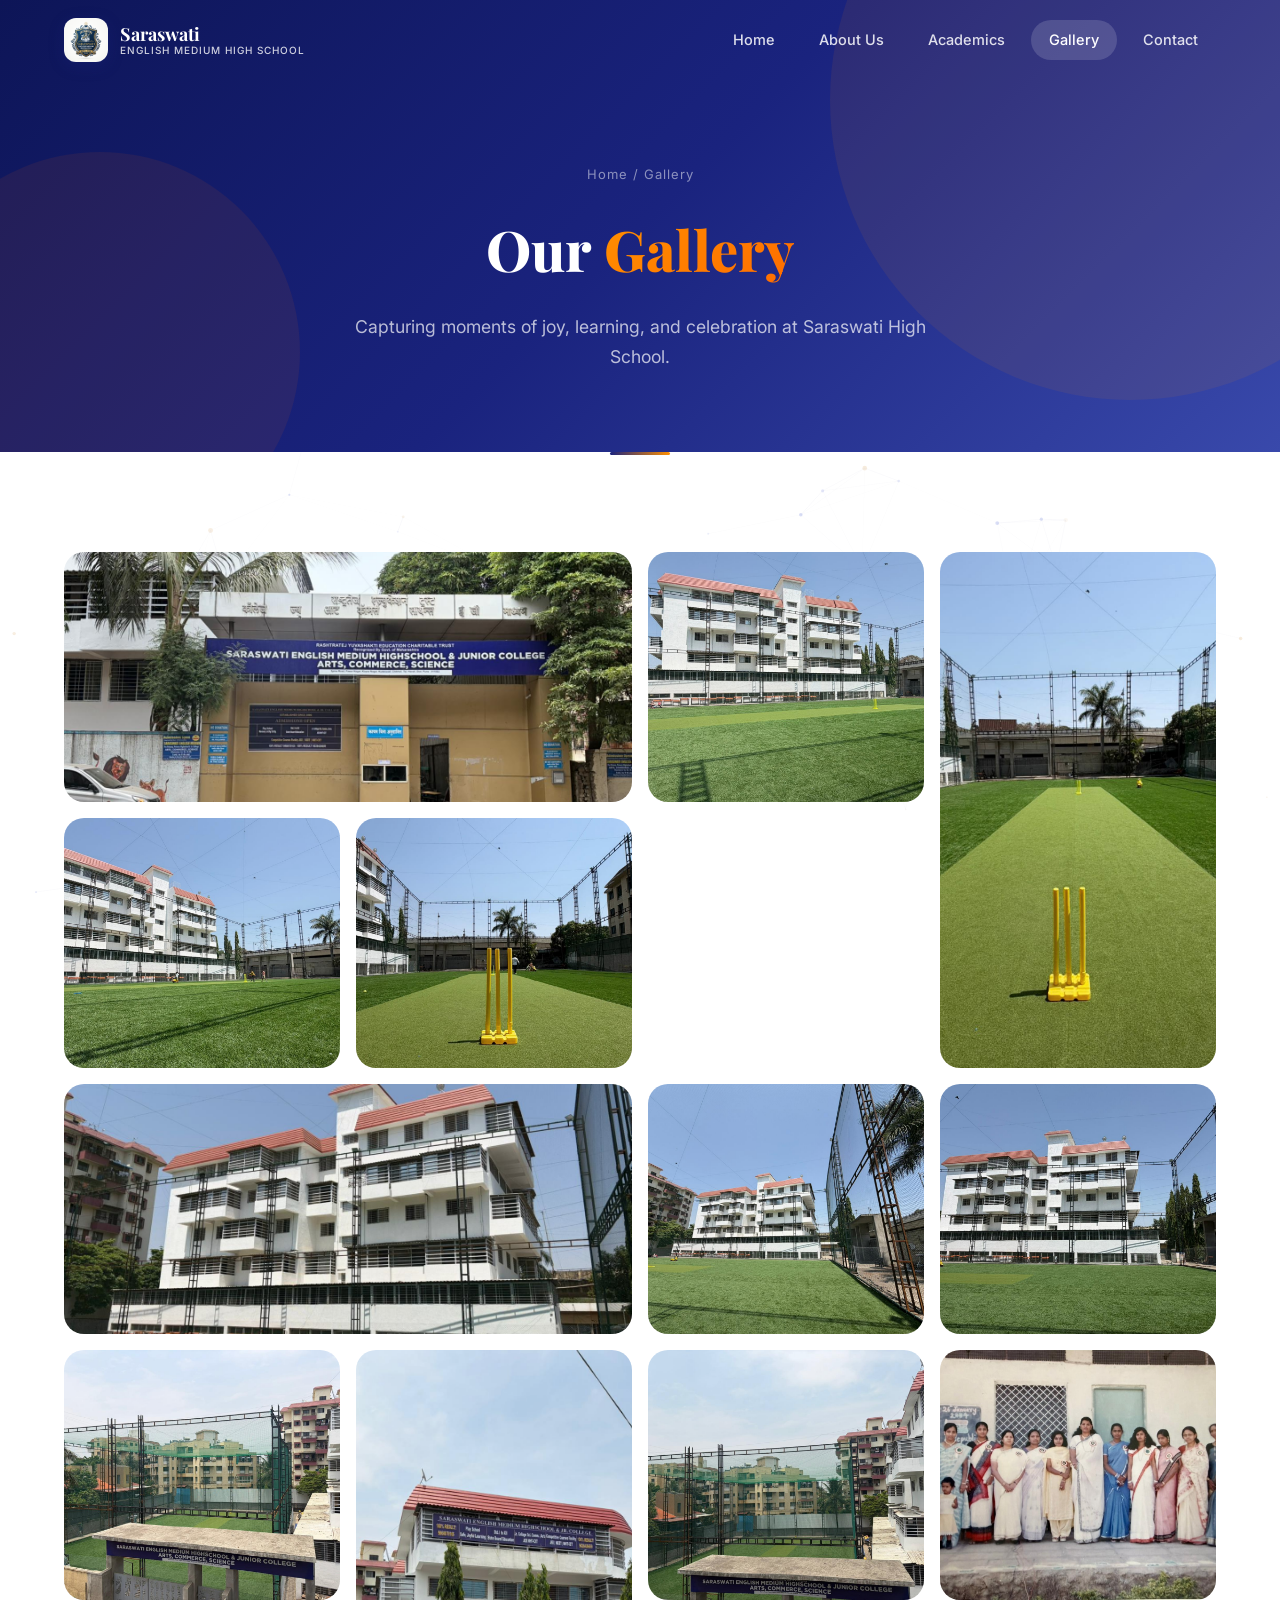
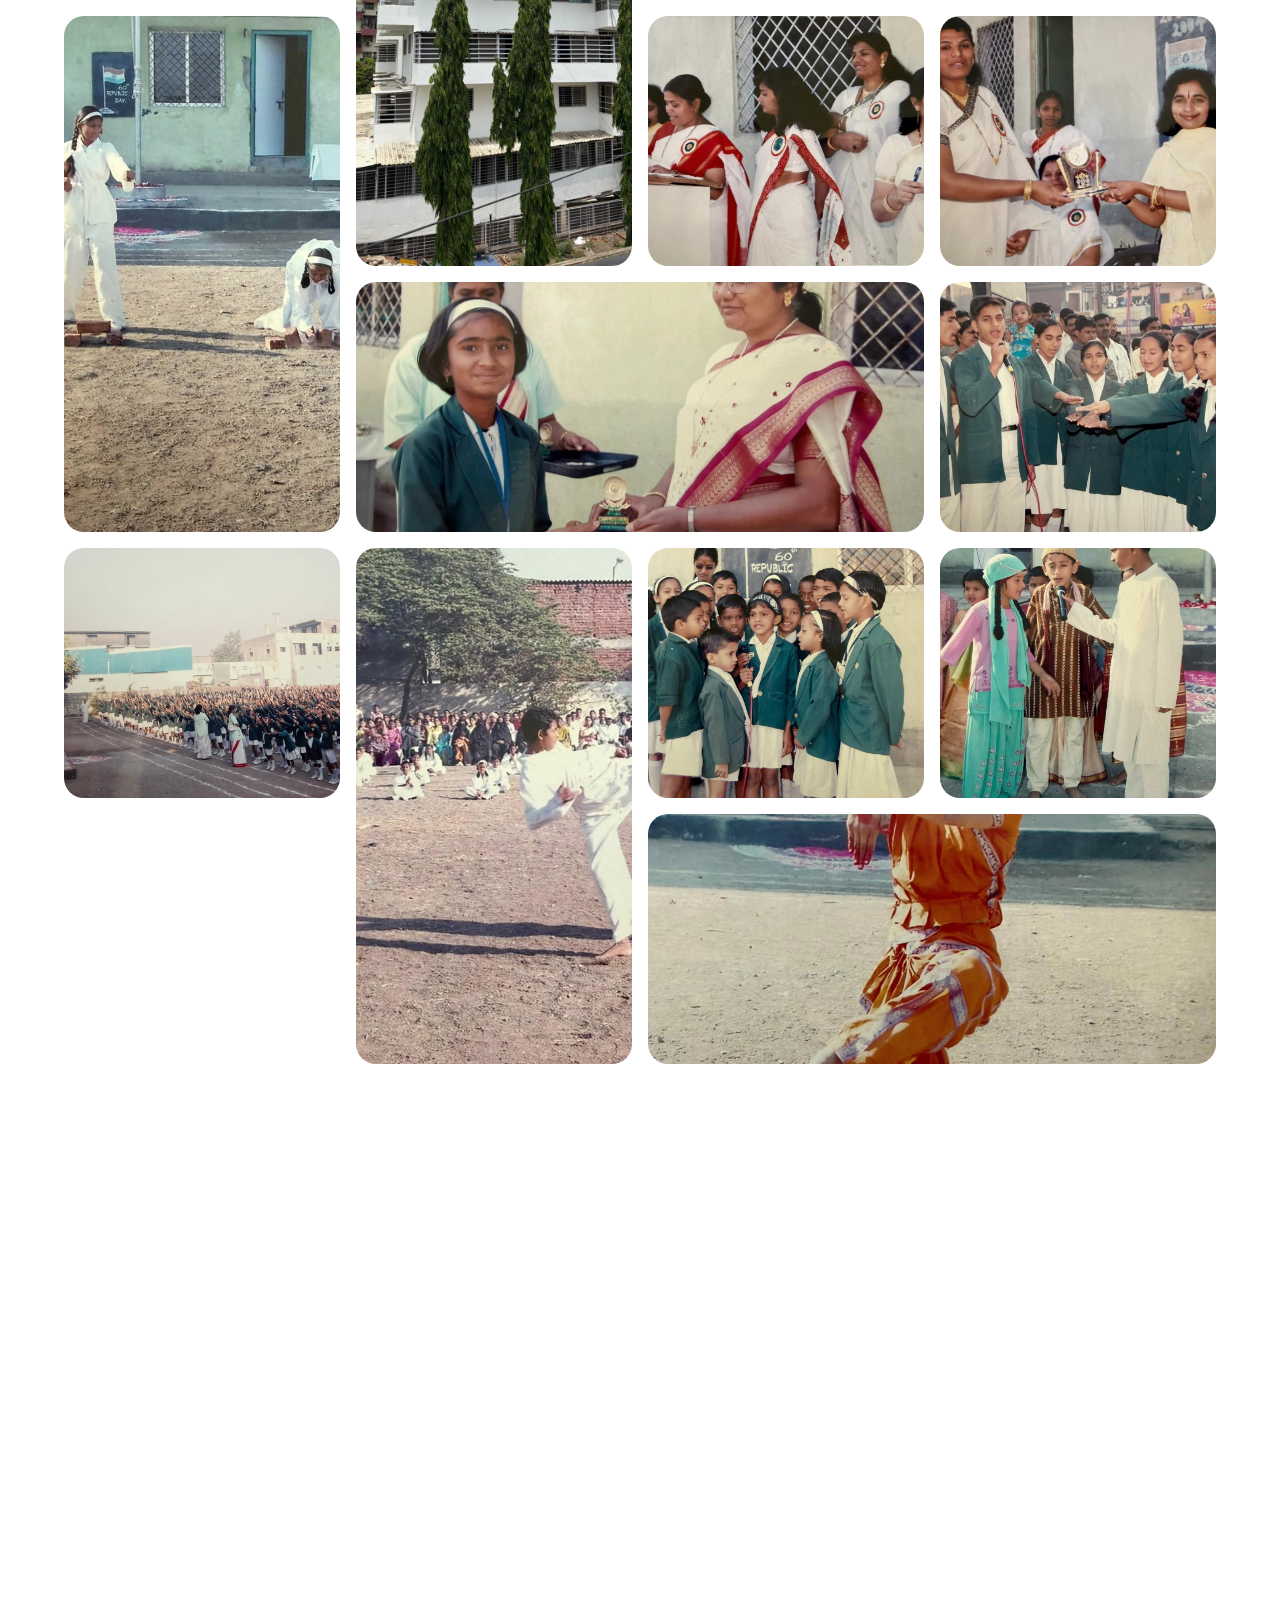
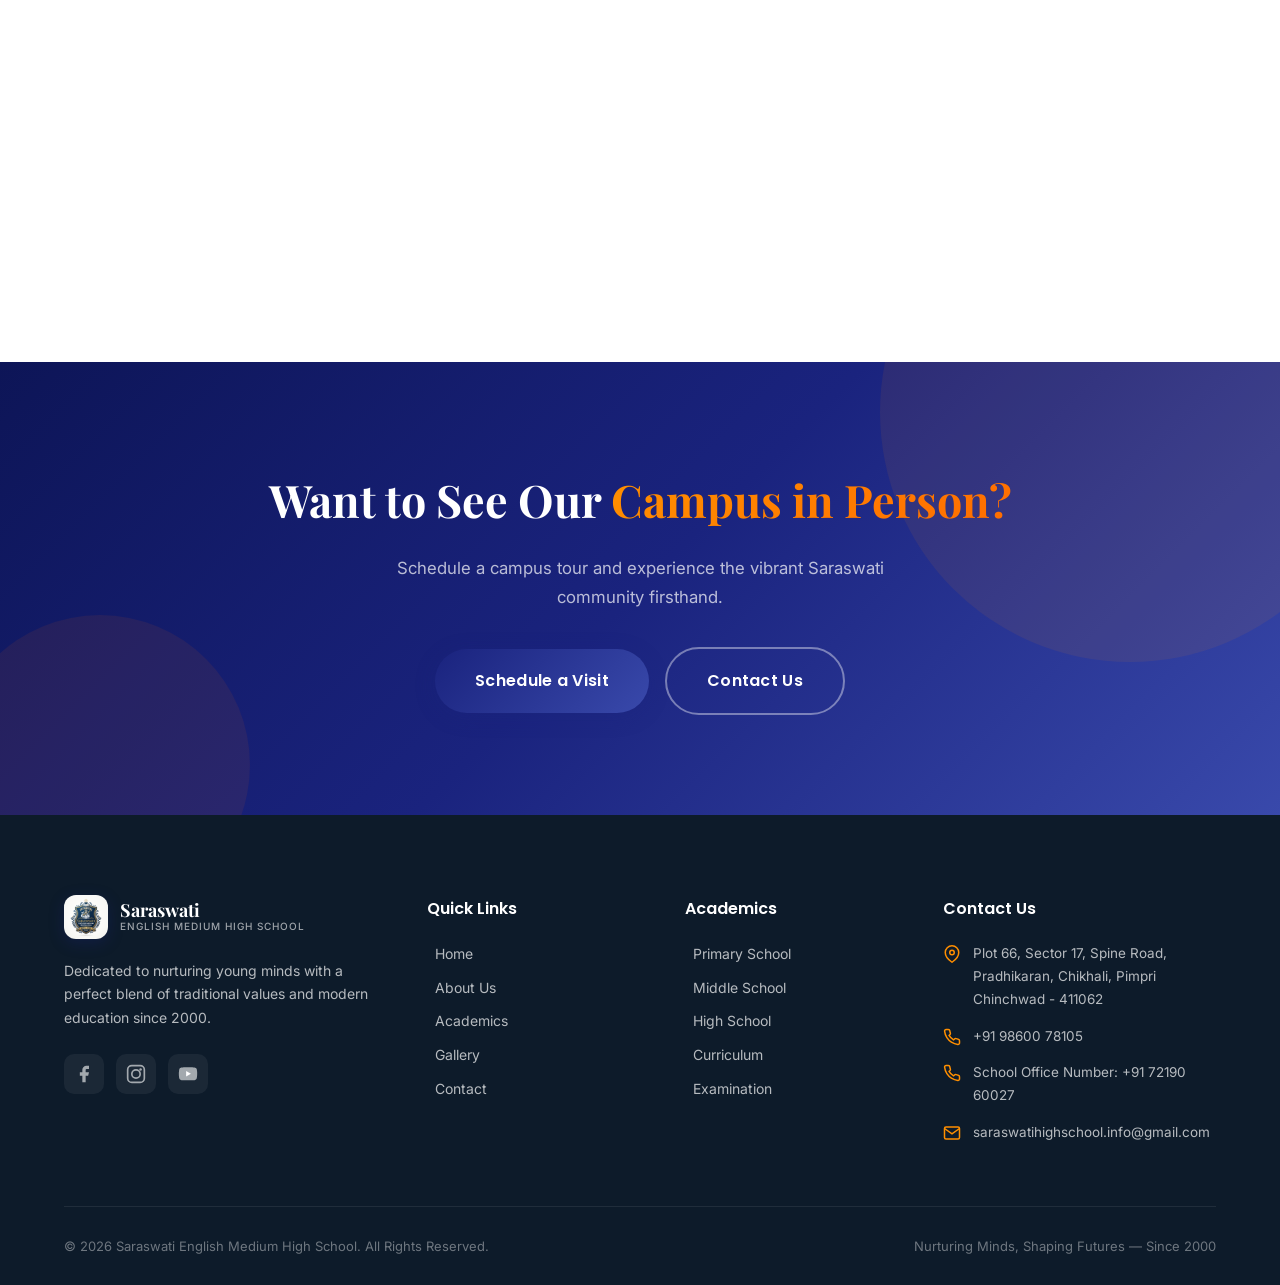
<file: gallery.html>
<!DOCTYPE html>
<html lang="en">
<head>
    <meta charset="UTF-8">
    <meta name="viewport" content="width=device-width, initial-scale=1.0">
    <title>Gallery — Saraswati English Medium High School</title>
    <meta name="description" content="Explore moments from Saraswati English Medium High School — campus life, events, sports, and celebrations.">
    <link rel="preconnect" href="https://fonts.googleapis.com">
    <link rel="preconnect" href="https://fonts.gstatic.com" crossorigin>
    <link href="https://fonts.googleapis.com/css2?family=Playfair+Display:wght@400;600;700;800&family=Inter:wght@300;400;500;600;700&family=Poppins:wght@300;400;500;600;700&display=swap" rel="stylesheet">
    <link rel="stylesheet" href="css/style.css">
    <link rel="stylesheet" href="css/animations.css">
</head>
<body>
    <div class="page-transition">
        <div class="transition-inner"><div class="transition-logo">ॐ</div></div>
    </div>
    <canvas id="particles-canvas"></canvas>

    <!-- Navigation -->
    <header class="navbar" id="navbar">
        <div class="nav-container">
            <a href="index.html" class="nav-logo">
                <div class="logo-icon"><span class="logo-om">ॐ</span></div>
                <div class="logo-text">
                    <span class="logo-title">Saraswati</span>
                    <span class="logo-subtitle">English Medium High School</span>
                </div>
            </a>
            <nav class="nav-menu" id="nav-menu">
                <a href="index.html" class="nav-link">Home</a>
                <a href="about.html" class="nav-link">About Us</a>
                <a href="academics.html" class="nav-link">Academics</a>
                <a href="gallery.html" class="nav-link active">Gallery</a>
                <a href="contact.html" class="nav-link">Contact</a>
            </nav>
            <button class="nav-toggle" id="nav-toggle" aria-label="Toggle navigation">
                <span class="hamburger-line"></span>
                <span class="hamburger-line"></span>
                <span class="hamburger-line"></span>
            </button>
        </div>
    </header>

    <!-- Page Hero -->
    <section class="page-hero">
        <div class="page-hero-bg">
            <div class="shape shape-1"></div>
            <div class="shape shape-2"></div>
        </div>
        <div class="container">
            <div class="page-hero-content">
                <span class="page-breadcrumb reveal-up">Home / Gallery</span>
                <h1 class="page-hero-title reveal-up" style="--delay: 0.1s">Our <span class="gradient-text">Gallery</span></h1>
                <p class="page-hero-description reveal-up" style="--delay: 0.2s">Capturing moments of joy, learning, and celebration at Saraswati High School.</p>
            </div>
        </div>
    </section>

    <!-- Gallery Grid -->
    <section class="section gallery-section">
        <div class="container">
            <div class="gallery-grid" id="gallery-grid">
                <div class="gallery-item wide reveal-up" style="--delay: 0.02s">
                    <img src="img/WhatsApp Image 2026-05-17 at 15.11.21 (1).jpeg" alt="Saraswati English Medium Highschool & Junior College — Main Entrance" loading="lazy">
                </div>
                <div class="gallery-item reveal-up" style="--delay: 0.03s">
                    <img src="img/WhatsApp Image 2026-05-17 at 15.11.17.jpeg" alt="School campus building and sports ground" loading="lazy">
                </div>
                <div class="gallery-item tall reveal-up" style="--delay: 0.035s">
                    <img src="img/WhatsApp Image 2026-05-17 at 15.11.18.jpeg" alt="Cricket pitch on the school sports ground" loading="lazy">
                </div>
                <div class="gallery-item reveal-up" style="--delay: 0.04s">
                    <img src="img/WhatsApp Image 2026-05-17 at 15.11.18 (1).jpeg" alt="School building view from the sports ground" loading="lazy">
                </div>
                <div class="gallery-item reveal-up" style="--delay: 0.042s">
                    <img src="img/WhatsApp Image 2026-05-17 at 15.11.18 (2).jpeg" alt="Cricket nets on the school playground" loading="lazy">
                </div>
                <div class="gallery-item wide reveal-up" style="--delay: 0.044s">
                    <img src="img/WhatsApp Image 2026-05-17 at 15.11.18 (3).jpeg" alt="School building with sports facilities" loading="lazy">
                </div>
                <div class="gallery-item reveal-up" style="--delay: 0.046s">
                    <img src="img/WhatsApp Image 2026-05-17 at 15.11.19.jpeg" alt="School building exterior" loading="lazy">
                </div>
                <div class="gallery-item reveal-up" style="--delay: 0.048s">
                    <img src="img/WhatsApp Image 2026-05-17 at 15.11.19 (1).jpeg" alt="School building rear view with sports ground" loading="lazy">
                </div>
                <div class="gallery-item reveal-up" style="--delay: 0.05s">
                    <img src="img/WhatsApp Image 2026-05-17 at 15.11.20.jpeg" alt="View of the school sports complex" loading="lazy">
                </div>
                <div class="gallery-item tall reveal-up" style="--delay: 0.052s">
                    <img src="img/WhatsApp Image 2026-05-17 at 15.11.20 (1).jpeg" alt="Saraswati English Medium Highschool building facade" loading="lazy">
                </div>
                <div class="gallery-item reveal-up" style="--delay: 0.054s">
                    <img src="img/WhatsApp Image 2026-05-17 at 15.11.21.jpeg" alt="Aerial view of the school sports ground" loading="lazy">
                </div>
                <div class="gallery-item reveal-up" style="--delay: 0.06s">
                    <img src="img/WhatsApp Image 2026-05-03 at 15.10.06.jpeg" alt="School moment" loading="lazy">
                </div>
                <div class="gallery-item tall reveal-up" style="--delay: 0.1s">
                    <img src="img/WhatsApp Image 2026-05-03 at 15.10.07.jpeg" alt="School moment" loading="lazy">
                </div>
                <div class="gallery-item reveal-up" style="--delay: 0.15s">
                    <img src="img/WhatsApp Image 2026-05-03 at 15.10.07 (1).jpeg" alt="School moment" loading="lazy">
                </div>
                <div class="gallery-item reveal-up" style="--delay: 0.2s">
                    <img src="img/WhatsApp Image 2026-05-03 at 15.10.08.jpeg" alt="School moment" loading="lazy">
                </div>
                <div class="gallery-item wide reveal-up" style="--delay: 0.25s">
                    <img src="img/WhatsApp Image 2026-05-03 at 15.10.09.jpeg" alt="School moment" loading="lazy">
                </div>
                <div class="gallery-item reveal-up" style="--delay: 0.3s">
                    <img src="img/WhatsApp Image 2026-05-03 at 15.10.09 (1).jpeg" alt="School moment" loading="lazy">
                </div>
                <div class="gallery-item reveal-up" style="--delay: 0.35s">
                    <img src="img/WhatsApp Image 2026-05-03 at 15.10.10.jpeg" alt="School moment" loading="lazy">
                </div>
                <div class="gallery-item tall reveal-up" style="--delay: 0.4s">
                    <img src="img/WhatsApp Image 2026-05-03 at 15.10.11.jpeg" alt="School moment" loading="lazy">
                </div>
                <div class="gallery-item reveal-up" style="--delay: 0.45s">
                    <img src="img/WhatsApp Image 2026-05-03 at 15.10.12.jpeg" alt="School moment" loading="lazy">
                </div>
                <div class="gallery-item reveal-up" style="--delay: 0.5s">
                    <img src="img/WhatsApp Image 2026-05-03 at 15.10.13.jpeg" alt="School moment" loading="lazy">
                </div>
                <div class="gallery-item wide reveal-up" style="--delay: 0.55s">
                    <img src="img/WhatsApp Image 2026-05-03 at 15.10.13 (1).jpeg" alt="School moment" loading="lazy">
                </div>
                <div class="gallery-item reveal-up" style="--delay: 0.6s">
                    <img src="img/WhatsApp Image 2026-05-03 at 15.10.14.jpeg" alt="School moment" loading="lazy">
                </div>
                <div class="gallery-item reveal-up" style="--delay: 0.65s">
                    <img src="img/WhatsApp Image 2026-05-03 at 15.10.15.jpeg" alt="School moment" loading="lazy">
                </div>
                <div class="gallery-item tall reveal-up" style="--delay: 0.7s">
                    <img src="img/WhatsApp Image 2026-05-03 at 15.10.16.jpeg" alt="School moment" loading="lazy">
                </div>
                <div class="gallery-item reveal-up" style="--delay: 0.75s">
                    <img src="img/WhatsApp Image 2026-05-03 at 15.10.16 (1).jpeg" alt="School moment" loading="lazy">
                </div>
                <div class="gallery-item reveal-up" style="--delay: 0.8s">
                    <img src="img/WhatsApp Image 2026-05-03 at 15.10.21.jpeg" alt="School moment" loading="lazy">
                </div>
                <div class="gallery-item wide reveal-up" style="--delay: 0.85s">
                    <img src="img/WhatsApp Image 2026-05-03 at 15.10.22.jpeg" alt="School moment" loading="lazy">
                </div>
                <div class="gallery-item reveal-up" style="--delay: 0.9s">
                    <img src="img/WhatsApp Image 2026-05-03 at 15.10.25.jpeg" alt="School moment" loading="lazy">
                </div>
                <div class="gallery-item reveal-up" style="--delay: 0.95s">
                    <img src="img/WhatsApp Image 2026-05-03 at 15.10.26.jpeg" alt="School moment" loading="lazy">
                </div>
            </div>
        </div>
    </section>

    <!-- Lightbox -->
    <div class="lightbox" id="lightbox">
        <button class="lightbox-close" id="lightbox-close">&times;</button>
        <div class="lightbox-content" id="lightbox-content"></div>
    </div>

    <!-- CTA -->
    <section class="section cta-section">
        <div class="cta-bg-shapes">
            <div class="cta-shape cta-shape-1"></div>
            <div class="cta-shape cta-shape-2"></div>
        </div>
        <div class="container">
            <div class="cta-content">
                <h2 class="cta-title reveal-up">Want to See Our <span class="gradient-text">Campus in Person?</span></h2>
                <p class="cta-description reveal-up" style="--delay: 0.1s">Schedule a campus tour and experience the vibrant Saraswati community firsthand.</p>
                <div class="cta-buttons reveal-up" style="--delay: 0.2s">
                    <a href="contact.html" class="btn btn-primary btn-large ripple-btn"><span>Schedule a Visit</span></a>
                    <a href="contact.html" class="btn btn-outline-light btn-large ripple-btn"><span>Contact Us</span></a>
                </div>
            </div>
        </div>
    </section>

    <!-- Footer -->
    <footer class="footer">
        <div class="container">
            <div class="footer-grid">
                <div class="footer-brand">
                    <a href="index.html" class="footer-logo">
                        <div class="logo-icon"><span class="logo-om">ॐ</span></div>
                        <div class="logo-text">
                            <span class="logo-title">Saraswati</span>
                            <span class="logo-subtitle">English Medium High School</span>
                        </div>
                    </a>
                    <p class="footer-about">Dedicated to nurturing young minds with a perfect blend of traditional values and modern education since 2000.</p>
                    <div class="footer-social">
                        <a href="#" class="social-link" aria-label="Facebook"><svg width="20" height="20" viewBox="0 0 24 24" fill="currentColor"><path d="M18 2h-3a5 5 0 00-5 5v3H7v4h3v8h4v-8h3l1-4h-4V7a1 1 0 011-1h3z"/></svg></a>
                        <a href="#" class="social-link" aria-label="Instagram"><svg width="20" height="20" viewBox="0 0 24 24" fill="none" stroke="currentColor" stroke-width="2"><rect x="2" y="2" width="20" height="20" rx="5"/><circle cx="12" cy="12" r="5"/><circle cx="17.5" cy="6.5" r="1.5" fill="currentColor" stroke="none"/></svg></a>
                        <a href="#" class="social-link" aria-label="YouTube"><svg width="20" height="20" viewBox="0 0 24 24" fill="currentColor"><path d="M22.54 6.42a2.78 2.78 0 00-1.94-2C18.88 4 12 4 12 4s-6.88 0-8.6.46a2.78 2.78 0 00-1.94 2A29 29 0 001 11.75a29 29 0 00.46 5.33A2.78 2.78 0 003.4 19.1c1.72.46 8.6.46 8.6.46s6.88 0 8.6-.46a2.78 2.78 0 001.94-2 29 29 0 00.46-5.25 29 29 0 00-.46-5.43z"/><polygon points="9.75,15.02 15.5,11.75 9.75,8.48" fill="#fff"/></svg></a>
                    </div>
                </div>
                <div class="footer-links">
                    <h4>Quick Links</h4>
                    <ul>
                        <li><a href="index.html">Home</a></li>
                        <li><a href="about.html">About Us</a></li>
                        <li><a href="academics.html">Academics</a></li>
                        <li><a href="gallery.html">Gallery</a></li>
                        <li><a href="contact.html">Contact</a></li>
                    </ul>
                </div>
                <div class="footer-links">
                    <h4>Academics</h4>
                    <ul>
                        <li><a href="academics.html">Primary School</a></li>
                        <li><a href="academics.html">Middle School</a></li>
                        <li><a href="academics.html">High School</a></li>
                        <li><a href="academics.html">Curriculum</a></li>
                        <li><a href="academics.html">Examination</a></li>
                    </ul>
                </div>
                <div class="footer-contact">
                    <h4>Contact Us</h4>
                    <div class="contact-item">
                        <svg width="18" height="18" viewBox="0 0 24 24" fill="none" stroke="currentColor" stroke-width="2"><path d="M21 10c0 7-9 13-9 13s-9-6-9-13a9 9 0 0118 0z"/><circle cx="12" cy="10" r="3"/></svg>
                        <span><a href="https://maps.app.goo.gl/fmohx5jriUK9AqGj9?g_st=iw" target="_blank" rel="noopener noreferrer" aria-label="Open school address in Google Maps" title="Open in Google Maps">Plot 66, Sector 17, Spine Road, Pradhikaran, Chikhali, Pimpri Chinchwad - 411062</a></span>
                    </div>
                    <div class="contact-item">
                        <svg width="18" height="18" viewBox="0 0 24 24" fill="none" stroke="currentColor" stroke-width="2"><path d="M22 16.92v3a2 2 0 01-2.18 2 19.79 19.79 0 01-8.63-3.07 19.5 19.5 0 01-6-6 19.79 19.79 0 01-3.07-8.67A2 2 0 014.11 2h3a2 2 0 012 1.72 12.84 12.84 0 00.7 2.81 2 2 0 01-.45 2.11L8.09 9.91a16 16 0 006 6l1.27-1.27a2 2 0 012.11-.45 12.84 12.84 0 002.81.7A2 2 0 0122 16.92z"/></svg>
                        <span>+91 98600 78105</span>
                    </div>
                    <div class="contact-item">
                        <svg width="18" height="18" viewBox="0 0 24 24" fill="none" stroke="currentColor" stroke-width="2"><path d="M22 16.92v3a2 2 0 01-2.18 2 19.79 19.79 0 01-8.63-3.07 19.5 19.5 0 01-6-6 19.79 19.79 0 01-3.07-8.67A2 2 0 014.11 2h3a2 2 0 012 1.72 12.84 12.84 0 00.7 2.81 2 2 0 01-.45 2.11L8.09 9.91a16 16 0 006 6l1.27-1.27a2 2 0 012.11-.45 12.84 12.84 0 002.81.7A2 2 0 0122 16.92z"/></svg>
                        <span>School Office Number: <a href="tel:+917219060027">+91 72190 60027</a></span>
                    </div>
                    <div class="contact-item">
                        <svg width="18" height="18" viewBox="0 0 24 24" fill="none" stroke="currentColor" stroke-width="2"><path d="M4 4h16c1.1 0 2 .9 2 2v12c0 1.1-.9 2-2 2H4c-1.1 0-2-.9-2-2V6c0-1.1.9-2 2-2z"/><polyline points="22,6 12,13 2,6"/></svg>
                        <span>saraswatihighschool.info@gmail.com</span>
                    </div>
                </div>
            </div>
            <div class="footer-bottom">
                <p>&copy; 2026 Saraswati English Medium High School. All Rights Reserved.</p>
                <p>Nurturing Minds, Shaping Futures — Since 2000</p>
            </div>
        </div>
    </footer>

    <button class="back-to-top" id="back-to-top" aria-label="Back to top">
        <svg width="24" height="24" viewBox="0 0 24 24" fill="none" stroke="currentColor" stroke-width="2"><path d="M18 15l-6-6-6 6"/></svg>
    </button>

    <script src="js/main.js"></script>
    <script>
        // Simple lightbox for gallery images
        (function() {
            const lightbox = document.getElementById('lightbox');
            const content = document.getElementById('lightbox-content');
            const closeBtn = document.getElementById('lightbox-close');
            if (!lightbox || !content) return;

            document.querySelectorAll('#gallery-grid .gallery-item img').forEach((img) => {
                img.addEventListener('click', () => {
                    content.innerHTML = '<img src="' + img.src + '" alt="' + (img.alt || '') + '">';
                    lightbox.classList.add('active');
                    document.body.style.overflow = 'hidden';
                });
            });

            const close = () => {
                lightbox.classList.remove('active');
                document.body.style.overflow = '';
                setTimeout(() => { content.innerHTML = ''; }, 300);
            };
            closeBtn && closeBtn.addEventListener('click', close);
            lightbox.addEventListener('click', (e) => { if (e.target === lightbox) close(); });
            document.addEventListener('keydown', (e) => { if (e.key === 'Escape') close(); });
        })();
    </script>
</body>
</html>
</file>
<file: css/style.css>
/* =============================================
   SARASWATI HIGH SCHOOL — MAIN STYLESHEET
   Royal Blue & Gold | Elegant & Impressive
   ============================================= */

/* === CSS Variables === */
:root {
    --primary: #1a237e;
    --primary-light: #3949ab;
    --primary-dark: #0d1557;
    --primary-rgb: 26, 35, 126;

    --gold: #ff8f00;
    --gold-light: #ffa726;
    --gold-dark: #e65100;
    --gold-rgb: 255, 143, 0;

    --accent: #ff6d00;
    --accent-rgb: 255, 109, 0;

    --success: #2e7d32;
    --error: #c62828;

    --dark: #0d1b2a;
    --dark-2: #1b2838;
    --dark-3: #243447;
    --text: #2c3e50;
    --text-light: #5a6c7d;
    --text-lighter: #8896a4;

    --light: #f8f9ff;
    --cream: #fff8e1;
    --white: #ffffff;
    --border: #e8ecf1;

    --shadow-sm: 0 2px 8px rgba(0,0,0,0.06);
    --shadow-md: 0 8px 30px rgba(0,0,0,0.08);
    --shadow-lg: 0 20px 60px rgba(0,0,0,0.12);
    --shadow-xl: 0 30px 80px rgba(0,0,0,0.18);
    --shadow-glow: 0 0 40px rgba(var(--primary-rgb), 0.15);

    --radius-sm: 8px;
    --radius-md: 12px;
    --radius-lg: 20px;
    --radius-xl: 28px;
    --radius-full: 9999px;

    --font-display: 'Playfair Display', Georgia, serif;
    --font-body: 'Inter', -apple-system, BlinkMacSystemFont, sans-serif;
    --font-heading: 'Poppins', 'Inter', sans-serif;

    --nav-height: 80px;
    --container-max: 1200px;
    --transition: 0.3s cubic-bezier(0.4, 0, 0.2, 1);
    --transition-slow: 0.6s cubic-bezier(0.4, 0, 0.2, 1);
}

/* === Reset & Base === */
*,
*::before,
*::after {
    margin: 0;
    padding: 0;
    box-sizing: border-box;
}

html {
    scroll-behavior: smooth;
    -webkit-text-size-adjust: 100%;
}

body {
    font-family: var(--font-body);
    color: var(--text);
    background: var(--white);
    line-height: 1.7;
    overflow-x: hidden;
    -webkit-font-smoothing: antialiased;
    -moz-osx-font-smoothing: grayscale;
}

a {
    text-decoration: none;
    color: inherit;
    transition: color var(--transition);
}

img {
    max-width: 100%;
    display: block;
}

ul {
    list-style: none;
}

button {
    cursor: pointer;
    border: none;
    background: none;
    font-family: inherit;
}

input, textarea, select {
    font-family: inherit;
    font-size: inherit;
}

::selection {
    background: var(--primary);
    color: var(--white);
}

/* === Utility === */
.container {
    max-width: var(--container-max);
    margin: 0 auto;
    padding: 0 24px;
}

.section {
    padding: 100px 0;
    position: relative;
}

.gradient-text {
    background: linear-gradient(135deg, var(--gold), var(--accent), var(--gold-light));
    -webkit-background-clip: text;
    -webkit-text-fill-color: transparent;
    background-clip: text;
}

/* === Page Transition === */
.page-transition {
    position: fixed;
    inset: 0;
    z-index: 10000;
    background: var(--primary-dark);
    display: flex;
    align-items: center;
    justify-content: center;
    pointer-events: none;
    opacity: 0;
    transition: opacity 0.4s ease;
}

.page-transition.active {
    opacity: 1;
    pointer-events: all;
}

.transition-logo {
    font-size: 48px;
    color: var(--gold);
    animation: pulse-glow 1s ease-in-out infinite;
}

/* === Particles Canvas === */
#particles-canvas {
    position: fixed;
    top: 0;
    left: 0;
    width: 100%;
    height: 100%;
    pointer-events: none;
    z-index: 0;
    opacity: 0.4;
}

/* === Navigation === */
.navbar {
    position: fixed;
    top: 0;
    left: 0;
    right: 0;
    z-index: 1000;
    height: var(--nav-height);
    display: flex;
    align-items: center;
    transition: all var(--transition);
    background: transparent;
}

.navbar.scrolled {
    background: rgba(255, 255, 255, 0.95);
    backdrop-filter: blur(20px);
    -webkit-backdrop-filter: blur(20px);
    box-shadow: 0 4px 30px rgba(0,0,0,0.08);
    height: 70px;
}

.navbar.scrolled .nav-link {
    color: var(--text);
}

.navbar.scrolled .nav-link:hover,
.navbar.scrolled .nav-link.active {
    color: var(--primary);
}

.navbar.scrolled .logo-title,
.navbar.scrolled .logo-subtitle {
    color: var(--primary-dark);
}

.nav-container {
    max-width: var(--container-max);
    margin: 0 auto;
    padding: 0 24px;
    width: 100%;
    display: flex;
    align-items: center;
    justify-content: space-between;
}

.nav-logo {
    display: flex;
    align-items: center;
    gap: 12px;
    z-index: 1001;
}

.logo-icon {
    width: 44px;
    height: 44px;
    border-radius: 12px;
    background: #fff url('../img/SEMlogo.jpeg.png') center/cover no-repeat;
    display: flex;
    align-items: center;
    justify-content: center;
    box-shadow: 0 4px 15px rgba(var(--primary-rgb), 0.3);
    transition: transform var(--transition);
    overflow: hidden;
}

.logo-icon:hover {
    transform: rotate(10deg) scale(1.05);
}

.logo-om {
    display: none;
}

.logo-text {
    display: flex;
    flex-direction: column;
    line-height: 1.15;
}

.logo-title {
    font-family: var(--font-display);
    font-weight: 700;
    font-size: 18px;
    color: var(--white);
    transition: color var(--transition);
}

.logo-subtitle {
    font-size: 10px;
    font-weight: 500;
    color: rgba(255,255,255,0.8);
    letter-spacing: 1px;
    text-transform: uppercase;
    transition: color var(--transition);
    white-space: nowrap;
}

.navbar.scrolled .logo-subtitle {
    color: var(--text-light);
}

.nav-menu {
    display: flex;
    align-items: center;
    gap: 8px;
}

.nav-link {
    padding: 8px 18px;
    font-size: 14.5px;
    font-weight: 500;
    color: rgba(255,255,255,0.85);
    border-radius: var(--radius-full);
    transition: all var(--transition);
    position: relative;
}

.nav-link:hover {
    color: var(--white);
    background: rgba(255,255,255,0.1);
}

.nav-link.active {
    color: var(--white);
    background: rgba(255,255,255,0.15);
}

.navbar.scrolled .nav-link.active {
    background: rgba(var(--primary-rgb), 0.08);
    color: var(--primary);
}

.navbar.scrolled .nav-link:hover {
    background: rgba(var(--primary-rgb), 0.06);
}

/* Hamburger */
.nav-toggle {
    display: none;
    flex-direction: column;
    gap: 5px;
    padding: 8px;
    z-index: 1001;
}

.hamburger-line {
    width: 24px;
    height: 2.5px;
    background: var(--white);
    border-radius: 3px;
    transition: all var(--transition);
}

.navbar.scrolled .hamburger-line {
    background: var(--dark);
}

.nav-toggle.active .hamburger-line:nth-child(1) {
    transform: rotate(45deg) translate(5px, 5px);
}

.nav-toggle.active .hamburger-line:nth-child(2) {
    opacity: 0;
    transform: translateX(-10px);
}

.nav-toggle.active .hamburger-line:nth-child(3) {
    transform: rotate(-45deg) translate(6px, -6px);
}

/* === Buttons === */
.btn {
    display: inline-flex;
    align-items: center;
    gap: 10px;
    padding: 14px 32px;
    font-size: 15px;
    font-weight: 600;
    border-radius: var(--radius-full);
    transition: all var(--transition);
    position: relative;
    overflow: hidden;
    cursor: pointer;
    border: none;
    font-family: var(--font-heading);
    letter-spacing: 0.3px;
}

.btn-primary {
    background: linear-gradient(135deg, var(--primary), var(--primary-light));
    color: var(--white);
    box-shadow: 0 4px 20px rgba(var(--primary-rgb), 0.3);
}

.btn-primary:hover {
    transform: translateY(-2px);
    box-shadow: 0 8px 30px rgba(var(--primary-rgb), 0.4);
}

.btn-outline {
    background: transparent;
    color: var(--white);
    border: 2px solid rgba(255,255,255,0.3);
}

.btn-outline:hover {
    background: rgba(255,255,255,0.1);
    border-color: rgba(255,255,255,0.6);
    transform: translateY(-2px);
}

.btn-outline-light {
    background: transparent;
    color: var(--white);
    border: 2px solid rgba(255,255,255,0.4);
}

.btn-outline-light:hover {
    background: var(--white);
    color: var(--primary);
    transform: translateY(-2px);
}

.btn-large {
    padding: 18px 40px;
    font-size: 16px;
}

/* Ripple Effect */
.ripple-btn .ripple {
    position: absolute;
    border-radius: 50%;
    background: rgba(255,255,255,0.3);
    transform: scale(0);
    animation: ripple-effect 0.6s ease-out;
    pointer-events: none;
}

@keyframes ripple-effect {
    to {
        transform: scale(4);
        opacity: 0;
    }
}

/* === Hero Section === */
.hero {
    min-height: 100vh;
    display: flex;
    align-items: center;
    justify-content: center;
    position: relative;
    background: linear-gradient(135deg, var(--primary-dark) 0%, var(--primary) 50%, var(--primary-light) 100%);
    overflow: hidden;
    padding: 120px 24px 80px;
}

.hero-bg-shapes {
    position: absolute;
    inset: 0;
    overflow: hidden;
    pointer-events: none;
}

.shape {
    position: absolute;
    border-radius: 50%;
    opacity: 0.08;
}

.shape-1 {
    width: 600px;
    height: 600px;
    background: var(--gold);
    top: -200px;
    right: -150px;
    animation: float-slow 15s ease-in-out infinite;
}

.shape-2 {
    width: 400px;
    height: 400px;
    background: var(--accent);
    bottom: -100px;
    left: -100px;
    animation: float-slow 12s ease-in-out infinite reverse;
}

.shape-3 {
    width: 200px;
    height: 200px;
    background: var(--white);
    top: 30%;
    left: 10%;
    animation: float-slow 10s ease-in-out infinite;
}

.shape-4 {
    width: 150px;
    height: 150px;
    background: var(--gold);
    bottom: 20%;
    right: 10%;
    animation: float-slow 8s ease-in-out infinite reverse;
}

.shape-5 {
    width: 300px;
    height: 300px;
    background: linear-gradient(135deg, var(--gold), var(--accent));
    top: 50%;
    left: 50%;
    transform: translate(-50%, -50%);
    animation: float-slow 20s ease-in-out infinite;
}

.hero-content {
    text-align: center;
    max-width: 800px;
    position: relative;
    z-index: 2;
}

.hero-badge {
    display: inline-flex;
    align-items: center;
    gap: 8px;
    padding: 8px 20px;
    background: rgba(255,255,255,0.1);
    border: 1px solid rgba(255,255,255,0.15);
    border-radius: var(--radius-full);
    color: var(--gold-light);
    font-size: 13px;
    font-weight: 600;
    letter-spacing: 1px;
    text-transform: uppercase;
    margin-bottom: 28px;
    backdrop-filter: blur(10px);
}

.badge-dot {
    width: 8px;
    height: 8px;
    border-radius: 50%;
    background: var(--gold);
    animation: pulse-dot 2s ease-in-out infinite;
}

.hero-title {
    font-family: var(--font-display);
    font-size: clamp(2.5rem, 6vw, 4.5rem);
    font-weight: 800;
    line-height: 1.15;
    color: var(--white);
    margin-bottom: 24px;
}

.title-line {
    display: block;
}

.hero-description {
    font-size: clamp(1rem, 2vw, 1.15rem);
    color: rgba(255,255,255,0.75);
    line-height: 1.8;
    margin-bottom: 40px;
    max-width: 600px;
    margin-left: auto;
    margin-right: auto;
}

.hero-buttons {
    display: flex;
    align-items: center;
    justify-content: center;
    gap: 16px;
    margin-bottom: 60px;
    flex-wrap: wrap;
}

/* Hero Stats */
.hero-stats {
    display: flex;
    align-items: center;
    justify-content: center;
    gap: 0;
    flex-wrap: wrap;
}

.stat-item {
    padding: 0 36px;
    text-align: center;
}

.stat-number {
    font-family: var(--font-display);
    font-size: 2.5rem;
    font-weight: 800;
    color: var(--gold);
    line-height: 1;
}

.stat-suffix {
    font-family: var(--font-display);
    font-size: 1.8rem;
    font-weight: 700;
    color: var(--gold-light);
}

.stat-label {
    display: block;
    font-size: 13px;
    color: rgba(255,255,255,0.6);
    margin-top: 6px;
    font-weight: 500;
}

.stat-divider {
    width: 1px;
    height: 50px;
    background: rgba(255,255,255,0.15);
}

/* Scroll Indicator */
.hero-scroll-indicator {
    position: absolute;
    bottom: 30px;
    left: 50%;
    transform: translateX(-50%);
    display: flex;
    flex-direction: column;
    align-items: center;
    gap: 8px;
    color: rgba(255,255,255,0.5);
    font-size: 12px;
    letter-spacing: 1px;
    animation: float-up-down 2s ease-in-out infinite;
}

.scroll-mouse {
    width: 26px;
    height: 40px;
    border: 2px solid rgba(255,255,255,0.3);
    border-radius: 13px;
    display: flex;
    justify-content: center;
    padding-top: 8px;
}

.scroll-wheel {
    width: 3px;
    height: 8px;
    background: var(--gold);
    border-radius: 2px;
    animation: scroll-wheel 2s ease-in-out infinite;
}

/* === Section Headers === */
.section-header {
    text-align: center;
    margin-bottom: 64px;
}

.section-tag {
    display: inline-block;
    padding: 6px 18px;
    background: linear-gradient(135deg, rgba(var(--primary-rgb), 0.08), rgba(var(--gold-rgb), 0.08));
    border-radius: var(--radius-full);
    color: var(--primary);
    font-size: 13px;
    font-weight: 600;
    letter-spacing: 1.5px;
    text-transform: uppercase;
    margin-bottom: 16px;
}

.section-title {
    font-family: var(--font-display);
    font-size: clamp(1.8rem, 4vw, 2.8rem);
    font-weight: 700;
    color: var(--dark);
    line-height: 1.25;
    margin-bottom: 16px;
}

.section-description {
    font-size: 1.05rem;
    color: var(--text-light);
    max-width: 600px;
    margin: 0 auto;
    line-height: 1.8;
}

/* === Feature Cards === */
.features-grid {
    display: grid;
    grid-template-columns: repeat(3, 1fr);
    gap: 24px;
}

.feature-card {
    background: var(--white);
    border: 1px solid var(--border);
    border-radius: var(--radius-lg);
    padding: 36px 28px;
    position: relative;
    overflow: hidden;
    transition: all var(--transition-slow);
}

.feature-card:hover {
    transform: translateY(-8px);
    box-shadow: var(--shadow-lg);
    border-color: transparent;
}

.feature-card:hover .feature-glow {
    opacity: 1;
}

.feature-glow {
    position: absolute;
    top: 0;
    left: 0;
    right: 0;
    height: 3px;
    background: linear-gradient(90deg, var(--primary), var(--gold), var(--accent));
    opacity: 0;
    transition: opacity var(--transition);
}

.feature-icon {
    width: 64px;
    height: 64px;
    border-radius: 16px;
    background: linear-gradient(135deg, rgba(var(--primary-rgb), 0.08), rgba(var(--gold-rgb), 0.06));
    display: flex;
    align-items: center;
    justify-content: center;
    margin-bottom: 20px;
    color: var(--primary);
    transition: all var(--transition);
}

.feature-card:hover .feature-icon {
    background: linear-gradient(135deg, var(--primary), var(--primary-light));
    color: var(--white);
    transform: scale(1.05);
}

.feature-title {
    font-family: var(--font-heading);
    font-size: 1.15rem;
    font-weight: 600;
    color: var(--dark);
    margin-bottom: 10px;
}

.feature-description {
    font-size: 0.92rem;
    color: var(--text-light);
    line-height: 1.7;
}

/* === About Preview Section === */
.about-preview-grid {
    display: grid;
    grid-template-columns: 1fr 1fr;
    gap: 80px;
    align-items: center;
}

.about-text {
    color: var(--text-light);
    line-height: 1.8;
    margin-bottom: 16px;
}

.about-highlights {
    display: grid;
    grid-template-columns: 1fr 1fr;
    gap: 14px;
    margin-top: 28px;
    margin-bottom: 32px;
}

.highlight-item {
    display: flex;
    align-items: center;
    gap: 10px;
    font-size: 14.5px;
    font-weight: 500;
    color: var(--dark);
}

.highlight-icon {
    width: 28px;
    height: 28px;
    border-radius: 8px;
    background: linear-gradient(135deg, var(--primary), var(--primary-light));
    color: var(--white);
    display: flex;
    align-items: center;
    justify-content: center;
    font-size: 13px;
    flex-shrink: 0;
}

/* About Visual Cards */
.about-preview-visual {
    position: relative;
    height: 480px;
}

.visual-card {
    position: absolute;
    background: var(--white);
    border-radius: var(--radius-lg);
    box-shadow: var(--shadow-md);
    padding: 24px;
    transition: all var(--transition-slow);
    border: 1px solid var(--border);
}

.visual-card:hover {
    transform: translateY(-5px) !important;
    box-shadow: var(--shadow-lg);
}

.visual-card-inner {
    display: flex;
    flex-direction: column;
    align-items: center;
    text-align: center;
    gap: 12px;
}

.visual-card-inner span {
    font-weight: 600;
    font-size: 14px;
    color: var(--dark);
}

.card-1 {
    top: 0;
    right: 20px;
    animation: float-card 6s ease-in-out infinite;
}

.card-2 {
    top: 50%;
    left: 0;
    transform: translateY(-50%);
    animation: float-card 6s ease-in-out infinite 2s;
}

.card-3 {
    bottom: 20px;
    right: 60px;
    animation: float-card 6s ease-in-out infinite 4s;
}

.visual-bg-circle {
    position: absolute;
    width: 300px;
    height: 300px;
    border-radius: 50%;
    background: linear-gradient(135deg, rgba(var(--primary-rgb), 0.06), rgba(var(--gold-rgb), 0.06));
    top: 50%;
    left: 50%;
    transform: translate(-50%, -50%);
    z-index: -1;
}

/* === Testimonials === */
.testimonials-slider {
    position: relative;
    overflow: hidden;
}

.testimonials-track {
    display: flex;
    transition: transform 0.5s cubic-bezier(0.4, 0, 0.2, 1);
}

.testimonial-card {
    flex: 0 0 100%;
    padding: 48px;
    background: var(--white);
    border: 1px solid var(--border);
    border-radius: var(--radius-xl);
    margin: 0 12px;
    position: relative;
}

.testimonial-quote {
    font-family: var(--font-display);
    font-size: 5rem;
    color: var(--gold);
    line-height: 1;
    margin-bottom: -20px;
    opacity: 0.3;
}

.testimonial-text {
    font-size: 1.1rem;
    color: var(--text);
    line-height: 1.8;
    margin-bottom: 28px;
    font-style: italic;
}

.testimonial-author {
    display: flex;
    align-items: center;
    gap: 16px;
}

.author-avatar {
    width: 50px;
    height: 50px;
    border-radius: 50%;
    background: linear-gradient(135deg, var(--primary), var(--primary-light));
    color: var(--white);
    display: flex;
    align-items: center;
    justify-content: center;
    font-weight: 700;
    font-size: 16px;
}

.author-info strong {
    display: block;
    font-weight: 600;
    color: var(--dark);
}

.author-info span {
    font-size: 13px;
    color: var(--text-light);
}

.testimonials-nav {
    display: flex;
    align-items: center;
    justify-content: center;
    gap: 24px;
    margin-top: 36px;
}

.testimonial-btn {
    width: 48px;
    height: 48px;
    border-radius: 50%;
    border: 2px solid var(--border);
    display: flex;
    align-items: center;
    justify-content: center;
    color: var(--text);
    transition: all var(--transition);
}

.testimonial-btn:hover {
    background: var(--primary);
    color: var(--white);
    border-color: var(--primary);
    transform: scale(1.05);
}

.testimonial-dots {
    display: flex;
    gap: 8px;
}

.dot {
    width: 10px;
    height: 10px;
    border-radius: 50%;
    background: var(--border);
    transition: all var(--transition);
    cursor: pointer;
}

.dot.active {
    background: var(--primary);
    transform: scale(1.2);
}

/* === CTA Section === */
.cta-section {
    background: linear-gradient(135deg, var(--primary-dark), var(--primary), var(--primary-light));
    overflow: hidden;
}

.cta-bg-shapes {
    position: absolute;
    inset: 0;
    pointer-events: none;
}

.cta-shape {
    position: absolute;
    border-radius: 50%;
    opacity: 0.08;
}

.cta-shape-1 {
    width: 500px;
    height: 500px;
    background: var(--gold);
    top: -200px;
    right: -100px;
}

.cta-shape-2 {
    width: 300px;
    height: 300px;
    background: var(--accent);
    bottom: -100px;
    left: -50px;
}

.cta-content {
    text-align: center;
    position: relative;
    z-index: 2;
}

.cta-title {
    font-family: var(--font-display);
    font-size: clamp(1.8rem, 4vw, 2.8rem);
    font-weight: 700;
    color: var(--white);
    margin-bottom: 16px;
}

.cta-description {
    font-size: 1.05rem;
    color: rgba(255,255,255,0.7);
    margin-bottom: 36px;
    max-width: 500px;
    margin-left: auto;
    margin-right: auto;
}

.cta-buttons {
    display: flex;
    align-items: center;
    justify-content: center;
    gap: 16px;
    flex-wrap: wrap;
}

/* === Footer === */
.footer {
    background: var(--dark);
    padding: 80px 0 0;
    color: rgba(255,255,255,0.7);
}

.footer-grid {
    display: grid;
    grid-template-columns: 1.5fr 1fr 1fr 1.3fr;
    gap: 48px;
    padding-bottom: 48px;
    border-bottom: 1px solid rgba(255,255,255,0.08);
}

.footer-logo {
    display: flex;
    align-items: center;
    gap: 12px;
    margin-bottom: 20px;
}

.footer-logo .logo-title {
    color: var(--white);
}

.footer-logo .logo-subtitle {
    color: rgba(255,255,255,0.6);
}

.footer-about {
    font-size: 14px;
    line-height: 1.7;
    margin-bottom: 24px;
}

.footer-social {
    display: flex;
    gap: 12px;
}

.social-link {
    width: 40px;
    height: 40px;
    border-radius: 10px;
    background: rgba(255,255,255,0.06);
    display: flex;
    align-items: center;
    justify-content: center;
    transition: all var(--transition);
    color: rgba(255,255,255,0.6);
}

.social-link:hover {
    background: var(--primary);
    color: var(--white);
    transform: translateY(-3px);
}

.footer-links h4,
.footer-contact h4 {
    color: var(--white);
    font-family: var(--font-heading);
    font-size: 16px;
    font-weight: 600;
    margin-bottom: 20px;
}

.footer-links ul {
    display: flex;
    flex-direction: column;
    gap: 10px;
}

.footer-links a {
    font-size: 14px;
    transition: all var(--transition);
    display: flex;
    align-items: center;
    gap: 8px;
}

.footer-links a:hover {
    color: var(--gold);
    transform: translateX(4px);
}

.footer-contact .contact-item {
    display: flex;
    align-items: flex-start;
    gap: 12px;
    margin-bottom: 14px;
    font-size: 13.5px;
}

.footer-contact svg {
    flex-shrink: 0;
    margin-top: 3px;
    color: var(--gold);
}

.footer-bottom {
    padding: 28px 0;
    display: flex;
    justify-content: space-between;
    align-items: center;
    font-size: 13px;
    color: rgba(255,255,255,0.4);
}

/* === Back to Top === */
.back-to-top {
    position: fixed;
    bottom: 30px;
    right: 30px;
    width: 50px;
    height: 50px;
    border-radius: 50%;
    background: linear-gradient(135deg, var(--primary), var(--primary-light));
    color: var(--white);
    display: flex;
    align-items: center;
    justify-content: center;
    box-shadow: 0 4px 20px rgba(var(--primary-rgb), 0.3);
    z-index: 999;
    opacity: 0;
    visibility: hidden;
    transform: translateY(20px);
    transition: all var(--transition);
}

.back-to-top.visible {
    opacity: 1;
    visibility: visible;
    transform: translateY(0);
}

.back-to-top:hover {
    transform: translateY(-3px);
    box-shadow: 0 8px 30px rgba(var(--primary-rgb), 0.4);
}

/* =============================================
   PAGE-SPECIFIC STYLES
   ============================================= */

/* === Page Hero (Inner Pages) === */
.page-hero {
    padding: 160px 0 80px;
    background: linear-gradient(135deg, var(--primary-dark), var(--primary), var(--primary-light));
    position: relative;
    overflow: hidden;
    text-align: center;
}

.page-hero-bg {
    position: absolute;
    inset: 0;
    pointer-events: none;
}

.page-breadcrumb {
    display: inline-block;
    color: rgba(255,255,255,0.5);
    font-size: 13px;
    letter-spacing: 1px;
    margin-bottom: 16px;
}

.page-hero-title {
    font-family: var(--font-display);
    font-size: clamp(2rem, 5vw, 3.5rem);
    font-weight: 800;
    color: var(--white);
    margin-bottom: 16px;
}

.page-hero-description {
    font-size: 1.1rem;
    color: rgba(255,255,255,0.7);
    max-width: 600px;
    margin: 0 auto;
}

/* === About Page — Story === */
.story-grid {
    display: grid;
    grid-template-columns: 1.2fr 0.8fr;
    gap: 80px;
    align-items: start;
}

.story-text {
    color: var(--text-light);
    line-height: 1.8;
    margin-bottom: 16px;
}

/* Timeline */
.timeline {
    position: relative;
    padding-left: 40px;
}

.timeline::before {
    content: '';
    position: absolute;
    left: 14px;
    top: 0;
    bottom: 0;
    width: 2px;
    background: linear-gradient(to bottom, var(--primary), var(--gold));
}

.timeline-item {
    position: relative;
    padding-bottom: 36px;
}

.timeline-item:last-child {
    padding-bottom: 0;
}

.timeline-item::before {
    content: '';
    position: absolute;
    left: -33px;
    top: 6px;
    width: 16px;
    height: 16px;
    border-radius: 50%;
    background: var(--white);
    border: 3px solid var(--primary);
    z-index: 1;
}

.timeline-item:last-child::before {
    border-color: var(--gold);
    background: var(--gold);
}

.timeline-year {
    font-family: var(--font-display);
    font-size: 1.3rem;
    font-weight: 700;
    color: var(--primary);
    margin-bottom: 4px;
}

.timeline-content h4 {
    font-weight: 600;
    color: var(--dark);
    margin-bottom: 2px;
}

.timeline-content p {
    font-size: 14px;
    color: var(--text-light);
}

/* Mission/Vision Cards */
.mv-grid {
    display: grid;
    grid-template-columns: repeat(3, 1fr);
    gap: 28px;
}

.mv-card {
    background: var(--white);
    border: 1px solid var(--border);
    border-radius: var(--radius-lg);
    padding: 40px 28px;
    text-align: center;
    transition: all var(--transition-slow);
}

.mv-card:hover {
    transform: translateY(-8px);
    box-shadow: var(--shadow-lg);
    border-color: transparent;
}

.mv-icon {
    color: var(--primary);
    margin-bottom: 20px;
}

.mv-card h3 {
    font-family: var(--font-heading);
    font-size: 1.3rem;
    font-weight: 600;
    color: var(--dark);
    margin-bottom: 14px;
}

.mv-card p {
    font-size: 0.93rem;
    color: var(--text-light);
    line-height: 1.7;
}

/* Principal Section */
.principal-grid {
    display: grid;
    grid-template-columns: 0.6fr 1fr;
    gap: 80px;
    align-items: center;
}

.principal-frame {
    text-align: center;
}

.principal-avatar {
    width: 200px;
    height: 200px;
    border-radius: 50%;
    background: linear-gradient(135deg, rgba(var(--primary-rgb), 0.06), rgba(var(--gold-rgb), 0.06));
    display: flex;
    align-items: center;
    justify-content: center;
    margin: 0 auto 20px;
    border: 3px solid var(--border);
}

.principal-name-plate h4 {
    font-family: var(--font-heading);
    font-size: 1.1rem;
    font-weight: 600;
    color: var(--dark);
}

.principal-name-plate span {
    font-size: 14px;
    color: var(--text-light);
}

.principal-quote {
    font-family: var(--font-display);
    font-size: 1.15rem;
    font-style: italic;
    color: var(--dark);
    line-height: 1.8;
    padding: 24px;
    border-left: 4px solid var(--gold);
    background: linear-gradient(90deg, rgba(var(--gold-rgb), 0.05), transparent);
    border-radius: 0 var(--radius-md) var(--radius-md) 0;
    margin-bottom: 20px;
}

/* Stats Section */
.stats-section {
    background: linear-gradient(135deg, var(--light), var(--cream));
}

.stats-grid {
    display: grid;
    grid-template-columns: repeat(4, 1fr);
    gap: 28px;
}

.stats-card {
    background: var(--white);
    border-radius: var(--radius-lg);
    padding: 40px 24px;
    text-align: center;
    box-shadow: var(--shadow-sm);
    transition: all var(--transition);
}

.stats-card:hover {
    transform: translateY(-5px);
    box-shadow: var(--shadow-md);
}

.stats-number {
    font-family: var(--font-display);
    font-size: 2.8rem;
    font-weight: 800;
    color: var(--primary);
    display: inline;
}

.stats-suffix {
    font-family: var(--font-display);
    font-size: 1.8rem;
    font-weight: 700;
    color: var(--gold);
}

.stats-label {
    font-size: 14px;
    color: var(--text-light);
    font-weight: 500;
    margin-top: 8px;
}

/* === Academics Page === */
.programs-grid {
    display: grid;
    grid-template-columns: repeat(3, 1fr);
    gap: 28px;
}

.program-card {
    background: var(--white);
    border: 1px solid var(--border);
    border-radius: var(--radius-xl);
    padding: 40px 32px;
    position: relative;
    overflow: hidden;
    transition: all var(--transition-slow);
}

.program-card:hover {
    transform: translateY(-8px);
    box-shadow: var(--shadow-lg);
    border-color: transparent;
}

.program-card:hover .program-glow {
    opacity: 1;
}

.program-card.featured {
    border-color: var(--primary);
    background: linear-gradient(180deg, rgba(var(--primary-rgb), 0.02), var(--white));
}

.program-glow {
    position: absolute;
    top: 0;
    left: 0;
    right: 0;
    height: 4px;
    background: linear-gradient(90deg, var(--primary), var(--gold));
    opacity: 0;
    transition: opacity var(--transition);
}

.program-card.featured .program-glow {
    opacity: 1;
}

.program-level {
    display: inline-block;
    padding: 4px 14px;
    font-size: 12px;
    font-weight: 700;
    text-transform: uppercase;
    letter-spacing: 1px;
    background: linear-gradient(135deg, var(--primary), var(--primary-light));
    color: var(--white);
    border-radius: var(--radius-full);
    margin-bottom: 16px;
}

.program-badge {
    display: inline-block;
    padding: 4px 12px;
    font-size: 12px;
    font-weight: 600;
    color: var(--gold);
    background: rgba(var(--gold-rgb), 0.1);
    border-radius: var(--radius-full);
    margin-left: 8px;
    margin-bottom: 16px;
}

.program-title {
    font-family: var(--font-heading);
    font-size: 1.3rem;
    font-weight: 600;
    color: var(--dark);
    margin-bottom: 12px;
}

.program-description {
    font-size: 0.92rem;
    color: var(--text-light);
    line-height: 1.7;
    margin-bottom: 20px;
}

.program-features {
    display: flex;
    flex-direction: column;
    gap: 10px;
}

.program-features li {
    font-size: 14px;
    color: var(--text);
    padding-left: 24px;
    position: relative;
}

.program-features li::before {
    content: '✓';
    position: absolute;
    left: 0;
    color: var(--primary);
    font-weight: 700;
}

/* Curriculum Grid */
.curriculum-section {
    background: linear-gradient(135deg, var(--light), rgba(var(--primary-rgb), 0.02));
}

.curriculum-grid {
    display: grid;
    grid-template-columns: repeat(4, 1fr);
    gap: 24px;
}

.curriculum-card {
    background: var(--white);
    border: 1px solid var(--border);
    border-radius: var(--radius-lg);
    padding: 28px 20px;
    text-align: center;
    transition: all var(--transition);
}

.curriculum-card:hover {
    transform: translateY(-5px);
    box-shadow: var(--shadow-md);
    border-color: transparent;
}

.curr-icon {
    color: var(--primary);
    margin-bottom: 14px;
}

.curriculum-card h4 {
    font-family: var(--font-heading);
    font-weight: 600;
    color: var(--dark);
    margin-bottom: 8px;
}

.curriculum-card p {
    font-size: 13px;
    color: var(--text-light);
    line-height: 1.6;
}

/* Activities Grid */
.activities-grid {
    display: grid;
    grid-template-columns: repeat(6, 1fr);
    gap: 20px;
}

.activity-card {
    background: var(--white);
    border: 1px solid var(--border);
    border-radius: var(--radius-lg);
    padding: 24px 16px;
    text-align: center;
    transition: all var(--transition);
}

.activity-card:hover {
    transform: translateY(-5px) scale(1.02);
    box-shadow: var(--shadow-md);
    border-color: var(--primary);
}

.activity-emoji {
    font-size: 2.2rem;
    margin-bottom: 10px;
}

.activity-card h4 {
    font-size: 13px;
    font-weight: 600;
    color: var(--dark);
}

/* === Gallery Page === */
.gallery-filters {
    display: flex;
    justify-content: center;
    gap: 10px;
    margin-bottom: 48px;
    flex-wrap: wrap;
}

.filter-btn {
    padding: 10px 24px;
    font-size: 14px;
    font-weight: 600;
    border-radius: var(--radius-full);
    color: var(--text-light);
    background: var(--white);
    border: 1px solid var(--border);
    transition: all var(--transition);
    font-family: var(--font-heading);
}

.filter-btn:hover {
    border-color: var(--primary);
    color: var(--primary);
}

.filter-btn.active {
    background: linear-gradient(135deg, var(--primary), var(--primary-light));
    color: var(--white);
    border-color: transparent;
    box-shadow: 0 4px 15px rgba(var(--primary-rgb), 0.3);
}

.gallery-grid {
    display: grid;
    grid-template-columns: repeat(4, 1fr);
    gap: 16px;
    grid-auto-rows: 250px;
}

.gallery-item {
    border-radius: var(--radius-lg);
    overflow: hidden;
    position: relative;
    cursor: pointer;
    transition: all var(--transition-slow);
}

.gallery-item.tall {
    grid-row: span 2;
}

.gallery-item.wide {
    grid-column: span 2;
}

.gallery-item:hover {
    transform: scale(1.02);
    z-index: 2;
    box-shadow: var(--shadow-lg);
}

.gallery-placeholder {
    width: 100%;
    height: 100%;
    background: linear-gradient(135deg, 
        hsl(var(--hue, 220), var(--sat, 60%), 92%), 
        hsl(var(--hue, 220), var(--sat, 60%), 85%)
    );
    display: flex;
    flex-direction: column;
    align-items: center;
    justify-content: center;
    gap: 12px;
    color: hsl(var(--hue, 220), var(--sat, 60%), 40%);
    transition: all var(--transition);
}

.gallery-item img {
    width: 100%;
    height: 100%;
    object-fit: cover;
    display: block;
    transition: transform 0.6s cubic-bezier(0.22, 1, 0.36, 1), filter 0.4s ease;
    filter: saturate(0.95);
}

.gallery-item:hover img {
    transform: scale(1.08);
    filter: saturate(1.1);
}

.gallery-placeholder span {
    font-size: 13px;
    font-weight: 600;
    letter-spacing: 0.5px;
}

.gallery-item:hover .gallery-placeholder {
    transform: scale(1.05);
}

.gallery-overlay {
    position: absolute;
    inset: 0;
    background: linear-gradient(to top, rgba(0,0,0,0.7), transparent);
    display: flex;
    flex-direction: column;
    justify-content: flex-end;
    padding: 24px;
    opacity: 0;
    transition: opacity var(--transition);
}

.gallery-item:hover .gallery-overlay {
    opacity: 1;
}

.gallery-overlay h4 {
    color: var(--white);
    font-family: var(--font-heading);
    font-weight: 600;
    font-size: 1rem;
}

.gallery-overlay p {
    color: rgba(255,255,255,0.7);
    font-size: 13px;
}

.gallery-item.hidden {
    display: none;
}

/* Lightbox */
.lightbox {
    position: fixed;
    inset: 0;
    background: rgba(0,0,0,0.9);
    z-index: 10000;
    display: flex;
    align-items: center;
    justify-content: center;
    opacity: 0;
    visibility: hidden;
    transition: all var(--transition);
}

.lightbox.active {
    opacity: 1;
    visibility: visible;
}

.lightbox-close {
    position: absolute;
    top: 24px;
    right: 24px;
    color: var(--white);
    font-size: 2rem;
    background: none;
    border: none;
    cursor: pointer;
    z-index: 10;
}

.lightbox-content {
    max-width: 80%;
    max-height: 80%;
    transform: scale(0.9);
    transition: transform var(--transition);
}

.lightbox-content img {
    max-width: 100%;
    max-height: 80vh;
    display: block;
    border-radius: var(--radius-md);
    box-shadow: 0 25px 60px rgba(0,0,0,0.5);
}

.lightbox.active .lightbox-content {
    transform: scale(1);
}

/* === Contact Page === */
.contact-cards-grid {
    display: grid;
    grid-template-columns: repeat(4, 1fr);
    gap: 24px;
    margin-bottom: 20px;
}

.contact-info-card {
    background: var(--white);
    border: 1px solid var(--border);
    border-radius: var(--radius-lg);
    padding: 32px 24px;
    text-align: center;
    transition: all var(--transition-slow);
}

.contact-info-card:hover {
    transform: translateY(-8px);
    box-shadow: var(--shadow-lg);
    border-color: transparent;
}

.contact-info-icon {
    width: 64px;
    height: 64px;
    border-radius: 16px;
    background: linear-gradient(135deg, rgba(var(--primary-rgb), 0.08), rgba(var(--gold-rgb), 0.06));
    color: var(--primary);
    display: flex;
    align-items: center;
    justify-content: center;
    margin: 0 auto 16px;
}

.contact-info-card h3 {
    font-family: var(--font-heading);
    font-size: 1.1rem;
    font-weight: 600;
    color: var(--dark);
    margin-bottom: 10px;
}

.contact-info-card p {
    font-size: 14px;
    color: var(--text-light);
    line-height: 1.7;
}

/* Contact Form */
.contact-grid {
    display: grid;
    grid-template-columns: 1.2fr 0.8fr;
    gap: 60px;
    align-items: start;
}

.form-subtitle {
    color: var(--text-light);
    margin-bottom: 32px;
}

.contact-form {
    display: flex;
    flex-direction: column;
    gap: 24px;
}

.form-row {
    display: grid;
    grid-template-columns: 1fr 1fr;
    gap: 24px;
}

.form-group {
    position: relative;
}

.form-group.full-width {
    grid-column: 1 / -1;
}

.form-group label {
    display: block;
    font-size: 13px;
    font-weight: 600;
    color: var(--dark);
    margin-bottom: 8px;
    text-transform: uppercase;
    letter-spacing: 0.5px;
}

.form-group input,
.form-group select,
.form-group textarea {
    width: 100%;
    padding: 14px 18px;
    border: 2px solid var(--border);
    border-radius: var(--radius-md);
    font-size: 15px;
    color: var(--text);
    background: var(--white);
    transition: all var(--transition);
    outline: none;
}

.form-group input:focus,
.form-group select:focus,
.form-group textarea:focus {
    border-color: var(--primary);
    box-shadow: 0 0 0 4px rgba(var(--primary-rgb), 0.1);
}

.form-group textarea {
    resize: vertical;
    min-height: 120px;
}

.form-group select {
    appearance: none;
    -webkit-appearance: none;
    background-image: url("data:image/svg+xml,%3Csvg width='12' height='8' viewBox='0 0 12 8' xmlns='http://www.w3.org/2000/svg'%3E%3Cpath d='M1 1l5 5 5-5' stroke='%235a6c7d' stroke-width='2' fill='none'/%3E%3C/svg%3E");
    background-repeat: no-repeat;
    background-position: right 16px center;
    padding-right: 40px;
}

.input-line {
    position: absolute;
    bottom: 0;
    left: 0;
    width: 0;
    height: 2px;
    background: linear-gradient(90deg, var(--primary), var(--gold));
    transition: width var(--transition);
    border-radius: 0 0 var(--radius-md) var(--radius-md);
}

.form-group input:focus ~ .input-line,
.form-group select:focus ~ .input-line,
.form-group textarea:focus ~ .input-line {
    width: 100%;
}

.form-submit {
    align-self: flex-start;
}

/* Form Success */
.form-success {
    display: none;
    text-align: center;
    padding: 60px 24px;
}

.form-success.show {
    display: block;
    animation: fade-in-up 0.6s ease;
}

.form-success .success-icon {
    margin-bottom: 20px;
}

.form-success h3 {
    font-family: var(--font-heading);
    font-size: 1.5rem;
    font-weight: 600;
    color: var(--success);
    margin-bottom: 10px;
}

.form-success p {
    color: var(--text-light);
}

/* Map */
.map-placeholder {
    border-radius: var(--radius-lg);
    overflow: hidden;
    margin-bottom: 28px;
}

.map-bg {
    width: 100%;
    height: 350px;
    background: linear-gradient(135deg, #e8f0fe, #d4e4fe);
    position: relative;
    display: flex;
    align-items: center;
    justify-content: center;
}

.map-grid {
    position: absolute;
    inset: 0;
    opacity: 0.15;
}

.map-line {
    position: absolute;
    background: var(--primary);
}

.map-line.h {
    width: 100%;
    height: 1px;
}

.map-line.h:nth-child(1) { top: 25%; }
.map-line.h:nth-child(2) { top: 50%; }
.map-line.h:nth-child(3) { top: 75%; }

.map-line.v {
    width: 1px;
    height: 100%;
}

.map-line.v:nth-child(4) { left: 25%; }
.map-line.v:nth-child(5) { left: 50%; }
.map-line.v:nth-child(6) { left: 75%; }

.map-pin {
    animation: bounce-pin 2s ease-in-out infinite;
    z-index: 2;
}

.map-label {
    position: absolute;
    bottom: 20px;
    left: 20px;
    background: var(--white);
    padding: 12px 18px;
    border-radius: var(--radius-md);
    font-size: 13px;
    color: var(--text);
    box-shadow: var(--shadow-sm);
    line-height: 1.5;
}

.map-directions {
    background: var(--light);
    border-radius: var(--radius-lg);
    padding: 28px;
}

.map-directions h4 {
    font-family: var(--font-heading);
    font-weight: 600;
    color: var(--dark);
    margin-bottom: 16px;
}

.direction-item {
    display: flex;
    align-items: flex-start;
    gap: 12px;
    margin-bottom: 12px;
    font-size: 14px;
    color: var(--text-light);
}

.direction-icon {
    font-size: 1.3rem;
}

.direction-item strong {
    color: var(--dark);
}

/* FAQ */
.faq-grid {
    max-width: 800px;
    margin: 0 auto;
    display: flex;
    flex-direction: column;
    gap: 12px;
}

.faq-item {
    border: 1px solid var(--border);
    border-radius: var(--radius-md);
    overflow: hidden;
    transition: all var(--transition);
}

.faq-item.open {
    border-color: var(--primary);
    box-shadow: 0 4px 20px rgba(var(--primary-rgb), 0.08);
}

.faq-question {
    width: 100%;
    display: flex;
    align-items: center;
    justify-content: space-between;
    padding: 20px 24px;
    font-size: 15px;
    font-weight: 600;
    color: var(--dark);
    text-align: left;
    background: var(--white);
    transition: all var(--transition);
}

.faq-question:hover {
    background: var(--light);
}

.faq-icon {
    transition: transform var(--transition);
    flex-shrink: 0;
    color: var(--text-light);
}

.faq-item.open .faq-icon {
    transform: rotate(180deg);
    color: var(--primary);
}

.faq-answer {
    max-height: 0;
    overflow: hidden;
    transition: max-height 0.4s ease, padding 0.4s ease;
}

.faq-item.open .faq-answer {
    max-height: 300px;
}

.faq-answer p {
    padding: 0 24px 20px;
    font-size: 14.5px;
    color: var(--text-light);
    line-height: 1.7;
}

/* =============================================
   RESPONSIVE DESIGN
   ============================================= */

@media (max-width: 1024px) {
    .features-grid {
        grid-template-columns: repeat(2, 1fr);
    }

    .about-preview-grid {
        grid-template-columns: 1fr;
        gap: 40px;
    }

    .about-preview-visual {
        height: 350px;
    }

    .story-grid {
        grid-template-columns: 1fr;
        gap: 48px;
    }

    .mv-grid {
        grid-template-columns: 1fr;
    }

    .principal-grid {
        grid-template-columns: 1fr;
        gap: 40px;
        text-align: center;
    }

    .principal-message .section-tag,
    .principal-message .section-title {
        text-align: center;
    }

    .stats-grid {
        grid-template-columns: repeat(2, 1fr);
    }

    .programs-grid {
        grid-template-columns: 1fr;
    }

    .curriculum-grid {
        grid-template-columns: repeat(2, 1fr);
    }

    .activities-grid {
        grid-template-columns: repeat(4, 1fr);
    }

    .gallery-grid {
        grid-template-columns: repeat(3, 1fr);
        grid-auto-rows: 200px;
    }

    .contact-cards-grid {
        grid-template-columns: repeat(2, 1fr);
    }

    .contact-grid {
        grid-template-columns: 1fr;
        gap: 48px;
    }

    .footer-grid {
        grid-template-columns: repeat(2, 1fr);
    }
}

@media (max-width: 768px) {
    :root {
        --nav-height: 70px;
    }

    .section {
        padding: 70px 0;
    }

    /* Mobile Nav */
    .nav-toggle {
        display: flex;
    }

    .nav-menu {
        position: fixed;
        top: 0;
        right: -100%;
        width: 80%;
        max-width: 350px;
        height: 100vh;
        background: var(--white);
        flex-direction: column;
        align-items: flex-start;
        padding: 100px 36px 48px;
        gap: 4px;
        box-shadow: -10px 0 40px rgba(0,0,0,0.1);
        transition: right 0.4s cubic-bezier(0.4, 0, 0.2, 1);
        z-index: 1000;
    }

    .nav-menu.open {
        right: 0;
    }

    .nav-menu .nav-link {
        color: var(--text);
        font-size: 16px;
        padding: 12px 18px;
        width: 100%;
        border-radius: var(--radius-md);
    }

    .nav-menu .nav-link:hover,
    .nav-menu .nav-link.active {
        background: rgba(var(--primary-rgb), 0.06);
        color: var(--primary);
    }

    /* Mobile overlay */
    .nav-overlay {
        position: fixed;
        inset: 0;
        background: rgba(0,0,0,0.4);
        opacity: 0;
        visibility: hidden;
        transition: all var(--transition);
        z-index: 999;
    }

    .nav-overlay.show {
        opacity: 1;
        visibility: visible;
    }

    .features-grid {
        grid-template-columns: 1fr;
    }

    .hero-stats {
        flex-direction: column;
        gap: 20px;
    }

    .stat-divider {
        width: 40px;
        height: 1px;
    }

    .hero-buttons {
        flex-direction: column;
        width: 100%;
    }

    .hero-buttons .btn {
        width: 100%;
        justify-content: center;
    }

    .about-preview-visual {
        display: none;
    }

    .about-highlights {
        grid-template-columns: 1fr;
    }

    .testimonial-card {
        padding: 32px 24px;
    }

    .stats-grid {
        grid-template-columns: repeat(2, 1fr);
        gap: 16px;
    }

    .stats-card {
        padding: 28px 16px;
    }

    .stats-number {
        font-size: 2rem;
    }

    .activities-grid {
        grid-template-columns: repeat(3, 1fr);
        gap: 12px;
    }

    .gallery-grid {
        grid-template-columns: repeat(2, 1fr);
        grid-auto-rows: 180px;
    }

    .gallery-item.tall,
    .gallery-item.wide {
        grid-row: span 1;
        grid-column: span 1;
    }

    .contact-cards-grid {
        grid-template-columns: 1fr;
    }

    .form-row {
        grid-template-columns: 1fr;
    }

    .footer-grid {
        grid-template-columns: 1fr;
        gap: 36px;
    }

    .footer-bottom {
        flex-direction: column;
        text-align: center;
        gap: 8px;
    }

    .cta-buttons {
        flex-direction: column;
    }

    .cta-buttons .btn {
        width: 100%;
        justify-content: center;
    }

    .page-hero {
        padding: 130px 0 60px;
    }

    .page-hero-title {
        font-size: clamp(1.8rem, 7vw, 2.5rem);
    }
}

@media (max-width: 480px) {
    .container {
        padding: 0 16px;
    }

    .section {
        padding: 56px 0;
    }

    .hero {
        padding: 100px 16px 60px;
    }

    .hero-title {
        font-size: clamp(2rem, 8vw, 3rem);
    }

    .section-title {
        font-size: clamp(1.5rem, 6vw, 2rem);
    }

    .activities-grid {
        grid-template-columns: repeat(2, 1fr);
    }

    .gallery-grid {
        grid-template-columns: 1fr;
        grid-auto-rows: 200px;
    }

    .curriculum-grid {
        grid-template-columns: 1fr;
    }

    .gallery-filters {
        gap: 8px;
    }

    .filter-btn {
        padding: 8px 16px;
        font-size: 13px;
    }
}
</file>
<file: css/animations.css>
/* =============================================
   SARASWATI HIGH SCHOOL — ANIMATIONS
   Keyframes, Scroll Reveals, Transitions
   ============================================= */

/* === Keyframe Animations === */

@keyframes float-slow {
    0%, 100% { transform: translate(0, 0) scale(1); }
    33% { transform: translate(30px, -30px) scale(1.05); }
    66% { transform: translate(-20px, 20px) scale(0.95); }
}

@keyframes float-card {
    0%, 100% { transform: translateY(0); }
    50% { transform: translateY(-15px); }
}

@keyframes float-up-down {
    0%, 100% { transform: translateX(-50%) translateY(0); }
    50% { transform: translateX(-50%) translateY(-10px); }
}

@keyframes scroll-wheel {
    0% { opacity: 1; transform: translateY(0); }
    50% { opacity: 0.5; transform: translateY(6px); }
    100% { opacity: 0; transform: translateY(12px); }
}

@keyframes pulse-dot {
    0%, 100% { opacity: 1; transform: scale(1); }
    50% { opacity: 0.5; transform: scale(1.5); }
}

@keyframes pulse-glow {
    0%, 100% { opacity: 1; transform: scale(1); }
    50% { opacity: 0.6; transform: scale(1.1); }
}

@keyframes bounce-pin {
    0%, 100% { transform: translateY(0); }
    50% { transform: translateY(-10px); }
}

@keyframes fade-in-up {
    from {
        opacity: 0;
        transform: translateY(30px);
    }
    to {
        opacity: 1;
        transform: translateY(0);
    }
}

@keyframes fade-in-down {
    from {
        opacity: 0;
        transform: translateY(-20px);
    }
    to {
        opacity: 1;
        transform: translateY(0);
    }
}

@keyframes fade-in-left {
    from {
        opacity: 0;
        transform: translateX(-40px);
    }
    to {
        opacity: 1;
        transform: translateX(0);
    }
}

@keyframes fade-in-right {
    from {
        opacity: 0;
        transform: translateX(40px);
    }
    to {
        opacity: 1;
        transform: translateX(0);
    }
}

@keyframes scale-in {
    from {
        opacity: 0;
        transform: scale(0.85);
    }
    to {
        opacity: 1;
        transform: scale(1);
    }
}

@keyframes shimmer {
    0% { background-position: -200% 0; }
    100% { background-position: 200% 0; }
}

@keyframes rotate-slow {
    from { transform: rotate(0deg); }
    to { transform: rotate(360deg); }
}

@keyframes gradient-shift {
    0% { background-position: 0% 50%; }
    50% { background-position: 100% 50%; }
    100% { background-position: 0% 50%; }
}

@keyframes typewriter-blink {
    0%, 100% { border-color: transparent; }
    50% { border-color: var(--gold); }
}

/* === Scroll Reveal Animations === */
.reveal-up,
.reveal-left,
.reveal-right,
.reveal-scale {
    opacity: 0;
    transition: all 0.8s cubic-bezier(0.16, 1, 0.3, 1);
    transition-delay: var(--delay, 0s);
}

.reveal-up {
    transform: translateY(40px);
}

.reveal-left {
    transform: translateX(-40px);
}

.reveal-right {
    transform: translateX(40px);
}

.reveal-scale {
    transform: scale(0.9);
}

.reveal-up.revealed,
.reveal-left.revealed,
.reveal-right.revealed,
.reveal-scale.revealed {
    opacity: 1;
    transform: translate(0, 0) scale(1);
}

/* === Card Hover Effects === */
.feature-card,
.mv-card,
.program-card,
.stats-card,
.curriculum-card,
.activity-card,
.contact-info-card {
    transition: all 0.5s cubic-bezier(0.4, 0, 0.2, 1);
}

/* 3D Tilt prep — enhanced by JS */
.feature-card:hover {
    box-shadow: 
        0 20px 60px rgba(0,0,0,0.08),
        0 0 0 1px rgba(var(--primary-rgb), 0.05);
}

/* === Gradient Text Animation === */
.gradient-text {
    background-size: 200% 200%;
    animation: gradient-shift 4s ease infinite;
}

/* === Nav Transition Effects === */
.navbar {
    transition: all 0.4s cubic-bezier(0.4, 0, 0.2, 1);
}

/* === Button Hover Animations === */
.btn {
    transition: all 0.3s cubic-bezier(0.4, 0, 0.2, 1);
}

.btn::after {
    content: '';
    position: absolute;
    inset: 0;
    border-radius: inherit;
    opacity: 0;
    transition: opacity 0.3s ease;
}

.btn-primary::after {
    background: linear-gradient(135deg, var(--primary-light), var(--primary));
}

.btn:hover::after {
    opacity: 1;
}

.btn span,
.btn svg {
    position: relative;
    z-index: 1;
}

.btn svg {
    transition: transform 0.3s ease;
}

.btn:hover svg {
    transform: translateX(4px);
}

/* === Logo Animations === */
.logo-icon {
    transition: all 0.4s cubic-bezier(0.4, 0, 0.2, 1);
}

.nav-logo:hover .logo-icon {
    transform: rotate(-5deg) scale(1.08);
    box-shadow: 0 6px 20px rgba(var(--primary-rgb), 0.4);
}

/* === Footer Link Hover === */
.footer-links a::before {
    content: '';
    display: inline-block;
    width: 0;
    height: 2px;
    background: var(--gold);
    vertical-align: middle;
    margin-right: 0;
    transition: all 0.3s ease;
}

.footer-links a:hover::before {
    width: 12px;
    margin-right: 8px;
}

/* === Social Link Hover Ripple === */
.social-link {
    position: relative;
    overflow: hidden;
}

.social-link::after {
    content: '';
    position: absolute;
    width: 100%;
    height: 100%;
    border-radius: inherit;
    background: rgba(255,255,255,0.1);
    top: 0;
    left: 0;
    transform: scale(0);
    transition: transform 0.4s ease;
}

.social-link:hover::after {
    transform: scale(1);
}

/* === Gallery Item Hover Effects === */
.gallery-item::after {
    content: '';
    position: absolute;
    inset: 0;
    background: linear-gradient(135deg, rgba(var(--primary-rgb), 0.1), rgba(var(--gold-rgb), 0.1));
    opacity: 0;
    transition: opacity 0.3s ease;
    border-radius: inherit;
    z-index: 1;
}

.gallery-item:hover::after {
    opacity: 1;
}

.gallery-overlay {
    z-index: 2;
}

/* === FAQ Animations === */
.faq-question {
    transition: all 0.3s ease;
}

.faq-question:hover {
    padding-left: 28px;
}

/* === Stat Number Glow === */
.stat-number,
.stats-number {
    transition: all 0.3s ease;
}

.stats-card:hover .stats-number {
    text-shadow: 0 0 20px rgba(var(--primary-rgb), 0.3);
}

/* === Parallax-ready elements (enhanced by JS) === */
[data-parallax] {
    will-change: transform;
}

/* === Loading State Animation === */
body.loading .page-transition {
    opacity: 1;
}

body.loaded .page-transition {
    opacity: 0;
    transition: opacity 0.5s ease 0.2s;
}

/* === Page Enter Animation === */
body.page-enter .hero-content > *,
body.page-enter .page-hero-content > * {
    animation: fade-in-up 0.8s cubic-bezier(0.16, 1, 0.3, 1) forwards;
}

/* === Staggered Children Animation === */
.stagger-children > * {
    opacity: 0;
    transform: translateY(20px);
}

.stagger-children.revealed > * {
    animation: fade-in-up 0.6s cubic-bezier(0.16, 1, 0.3, 1) forwards;
}

.stagger-children.revealed > *:nth-child(1) { animation-delay: 0.05s; }
.stagger-children.revealed > *:nth-child(2) { animation-delay: 0.1s; }
.stagger-children.revealed > *:nth-child(3) { animation-delay: 0.15s; }
.stagger-children.revealed > *:nth-child(4) { animation-delay: 0.2s; }
.stagger-children.revealed > *:nth-child(5) { animation-delay: 0.25s; }
.stagger-children.revealed > *:nth-child(6) { animation-delay: 0.3s; }

/* === Smooth Image Zoom === */
.gallery-placeholder {
    transition: transform 0.6s cubic-bezier(0.4, 0, 0.2, 1);
}

/* === Underline Link Effect (used in nav) === */
.nav-link {
    position: relative;
}

.navbar.scrolled .nav-link::after {
    content: '';
    position: absolute;
    bottom: 2px;
    left: 50%;
    width: 0;
    height: 2px;
    background: linear-gradient(90deg, var(--primary), var(--gold));
    transform: translateX(-50%);
    transition: width 0.3s ease;
    border-radius: 1px;
}

.navbar.scrolled .nav-link:hover::after,
.navbar.scrolled .nav-link.active::after {
    width: 60%;
}

/* === Section Separator Decoration === */
.section::before {
    content: '';
    position: absolute;
    top: 0;
    left: 50%;
    transform: translateX(-50%);
    width: 60px;
    height: 3px;
    background: linear-gradient(90deg, var(--primary), var(--gold));
    border-radius: 2px;
    opacity: 0;
}

.features-section::before,
.mission-vision-section::before,
.testimonials-section::before,
.gallery-section::before,
.faq-section::before {
    opacity: 1;
}

/* === Back-to-top button pulse === */
.back-to-top {
    animation: none;
}

.back-to-top.visible {
    animation: fade-in-up 0.5s ease;
}

.back-to-top:hover {
    animation: pulse-glow 1.5s ease-in-out infinite;
}

/* === Input Focus Glow === */
.form-group input:focus,
.form-group select:focus,
.form-group textarea:focus {
    animation: none;
    box-shadow: 0 0 0 4px rgba(var(--primary-rgb), 0.08), 0 2px 10px rgba(var(--primary-rgb), 0.06);
}

/* === Prefers Reduced Motion === */
@media (prefers-reduced-motion: reduce) {
    *,
    *::before,
    *::after {
        animation-duration: 0.01ms !important;
        animation-iteration-count: 1 !important;
        transition-duration: 0.01ms !important;
    }
    
    .reveal-up,
    .reveal-left,
    .reveal-right,
    .reveal-scale {
        opacity: 1;
        transform: none;
    }
}
</file>
